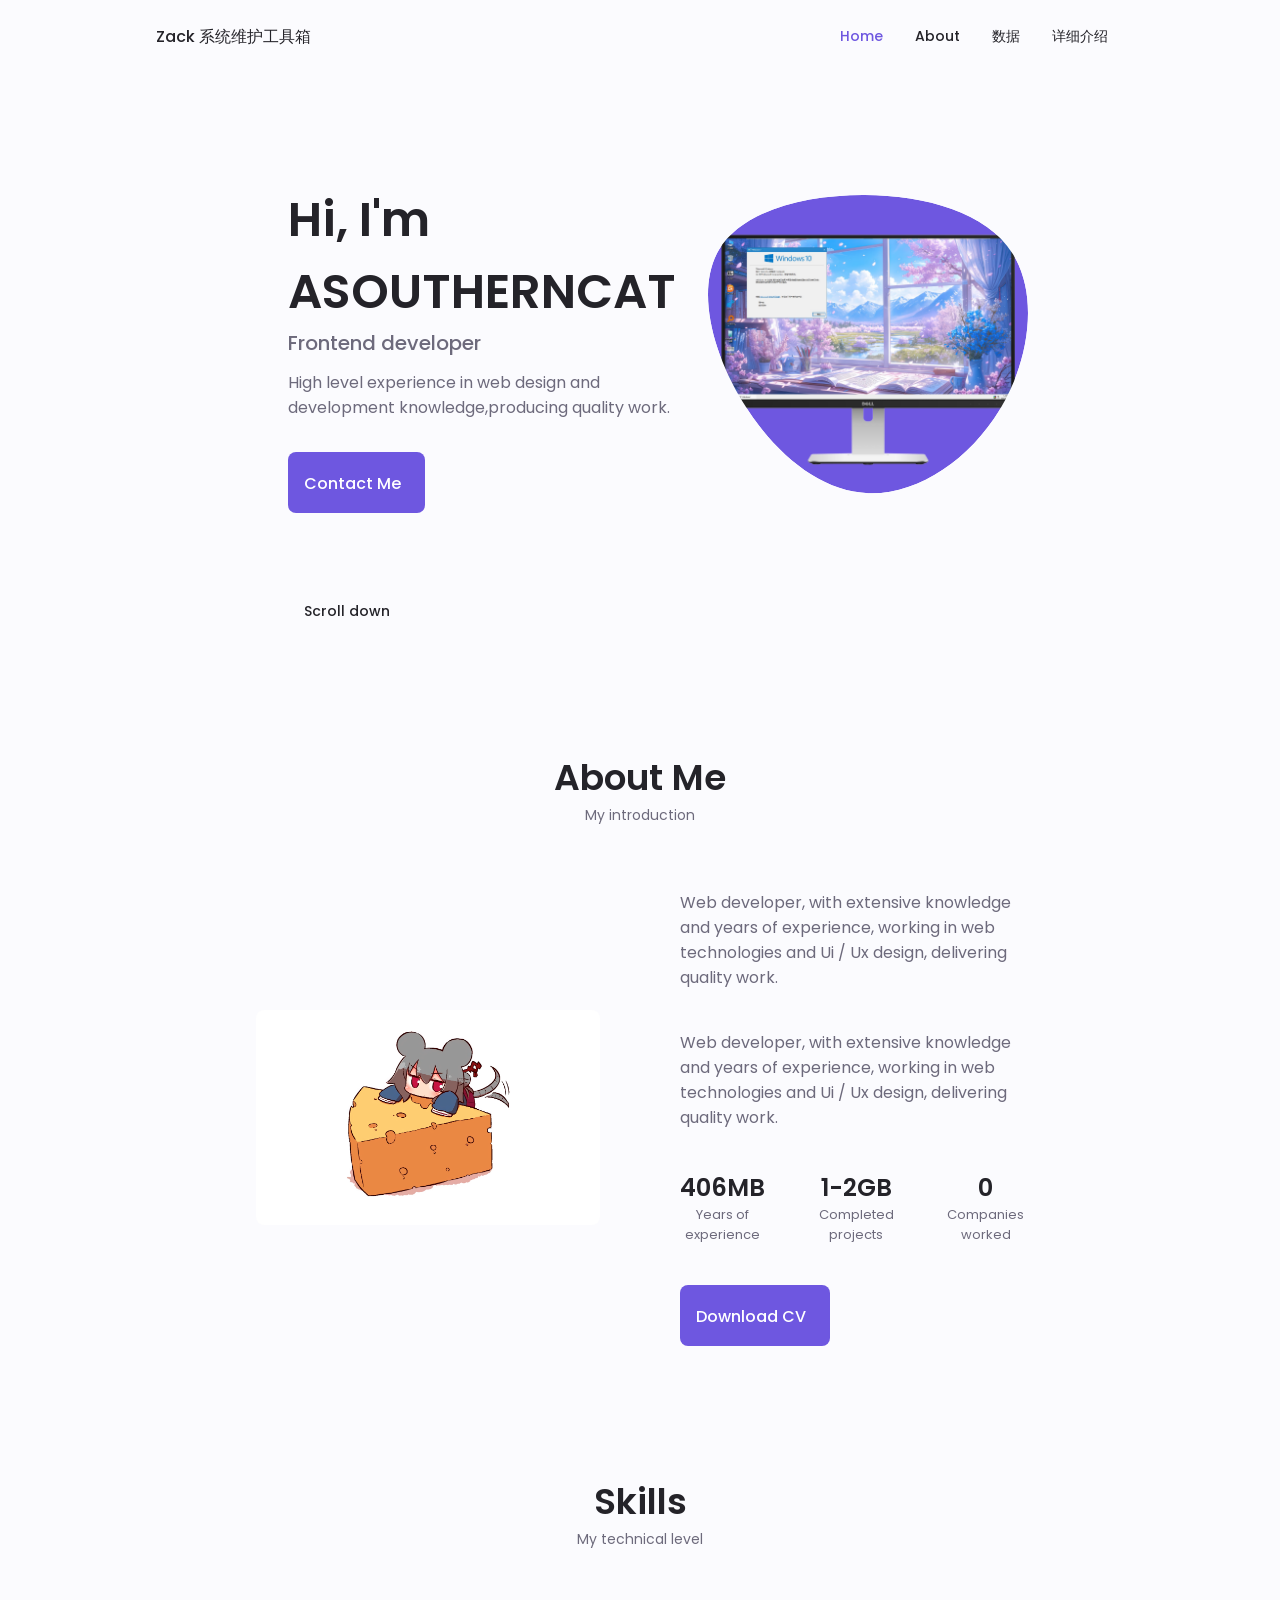
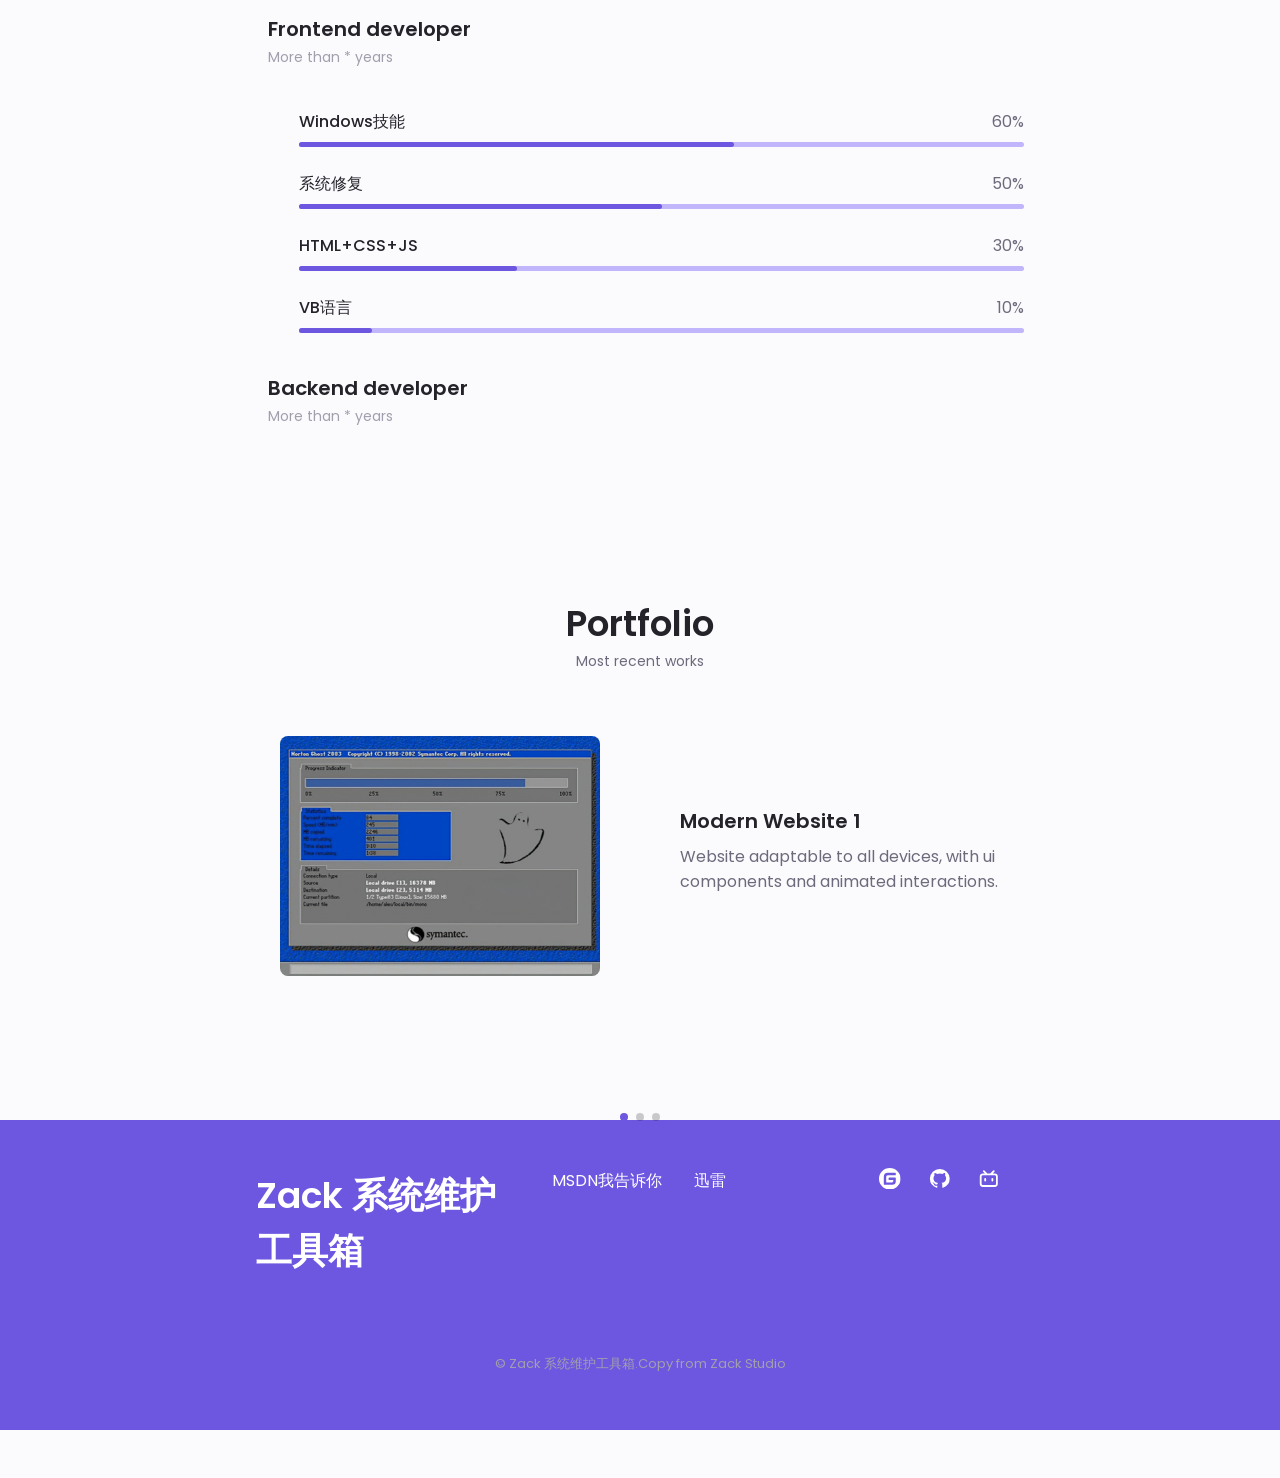
<file: index.html>
<!DOCTYPE html>
<html lang="zh-cn">
  <head>
    <meta charset="UTF-8" />
    <meta name="viewport" content="width=device-width, initial-scale=1.0" />
    <link rel="shortcut icon" type="image/x-icon" href="zack.ico" />
    <!--==================== UNICONS 图标====================-->
    <link
      rel="stylesheet"
      href="https://unicons.iconscout.com/release/v3.0.6/css/line.css"
    />
    <!--==================== SWIPER CSS ====================-->
    <link rel="stylesheet" href="assets/css/swiper-bundle.min.css" />

    <!--==================== CSS ====================-->
    <link rel="stylesheet" href="assets/css/styles.css" />
    <!-- iconfont font class 方式引用图标 -->
    <!-- <link
      rel="stylesheet"
      href="https://at.alicdn.com/t/c/font_3900458_82z46p85im.css"
    /> -->

    <title>Zack 系统维护工具箱</title>
  </head>
  <body>
    <!--==================== HEADER ====================-->
    <header class="header scroll-header" id="header">
      <nav class="nav container">
        <a href="#" class="nav__logo">Zack 系统维护工具箱</a>

        <div class="nav__menu" id="nav-menu">
          <ul class="nav__list grid">
            <li class="nav__item">
              <a href="#home" class="nav__link">
                <i class="uil uil-estate nav__icon"></i>
                <p i18n="home">首页</p>
              </a>
            </li>
            <li class="nav__item">
              <a href="#about" class="nav__link">
                <i class="uil uil-user nav__icon"></i>
                <p i18n="about">关于</p>
              </a>
            </li>
            <li class="nav__item">
              <a href="#Data" class="nav__link">
                <i class="uil uil-file-alt nav__icon"></i>
                <p i18n="Data">数据</p>
              </a>
            </li>
            <li class="nav__item">
              <a href="#Details" class="nav__link">
                <i class="uil uil-scenery nav__icon"></i>
                <p i18n="Details">详细介绍</p>
              </a>
            </li>
            </li>
          </ul>
          <i class="uil uil-times nav__close" id="nav-close"></i>
        </div>

        <div class="nav__btns">
          <i class="uil uil-moon change-theme" id="theme-button"></i>
          <div class="nav__toggle" id="nav-toggle">
            <i class="uil uil-apps"></i>
          </div>
        </div>
      </nav>
    </header>

    <!--==================== MAIN ====================-->
    <main class="main">
      <!--==================== HOME ====================-->
      <section class="home section" id="home">
        <div class="home__container container grid">
          <div class="home__content grid">
            <div class="home__social">
              <a
                href="https://gitee.com/"
                target="_blank"
                class="home__social-icon"
              >
                <!-- <i class="uil uil-linkedin-alt"></i> -->
                <svg
                  t="1674798484640"
                  viewBox="0 0 1024 1024"
                  version="1.1"
                  xmlns="http://www.w3.org/2000/svg"
                  p-id="2757"
                >
                  <path
                    d="M512 1024C229.222 1024 0 794.778 0 512S229.222 0 512 0s512 229.222 512 512-229.222 512-512 512z m259.149-568.883h-290.74a25.293 25.293 0 0 0-25.292 25.293l-0.026 63.206c0 13.952 11.315 25.293 25.267 25.293h177.024c13.978 0 25.293 11.315 25.293 25.267v12.646a75.853 75.853 0 0 1-75.853 75.853h-240.23a25.293 25.293 0 0 1-25.267-25.293V417.203a75.853 75.853 0 0 1 75.827-75.853h353.946a25.293 25.293 0 0 0 25.267-25.292l0.077-63.207a25.293 25.293 0 0 0-25.268-25.293H417.152a189.62 189.62 0 0 0-189.62 189.645V771.15c0 13.977 11.316 25.293 25.294 25.293h372.94a170.65 170.65 0 0 0 170.65-170.65V480.384a25.293 25.293 0 0 0-25.293-25.267z"
                    fill="hsl(250deg 69% 61%)"
                    p-id="2758"
                  ></path>
                </svg>
              </a>
              <a
                href="https://github.com"
                target="_blank"
                class="home__social-icon"
              >
                <i class="uil uil-github-alt"></i>
              </a>
              <a
                href="https://bilibili.com/"
                target="_blank"
                class="home__social-icon"
              >
                <!-- <i class="uil uil-dribbble"></i> -->
                <svg
                  t="1674801734735"
                  viewBox="0 0 1024 1024"
                  version="1.1"
                  xmlns="http://www.w3.org/2000/svg"
                  p-id="4124"
                >
                  <path
                    d="M777.514667 131.669333a53.333333 53.333333 0 0 1 0 75.434667L728.746667 255.829333h49.92A160 160 0 0 1 938.666667 415.872v320a160 160 0 0 1-160 160H245.333333A160 160 0 0 1 85.333333 735.872v-320a160 160 0 0 1 160-160h49.749334L246.4 207.146667a53.333333 53.333333 0 1 1 75.392-75.434667l113.152 113.152c3.370667 3.370667 6.186667 7.04 8.448 10.965333h137.088c2.261333-3.925333 5.12-7.68 8.490667-11.008l113.109333-113.152a53.333333 53.333333 0 0 1 75.434667 0z m1.152 231.253334H245.333333a53.333333 53.333333 0 0 0-53.205333 49.365333l-0.128 4.010667v320c0 28.117333 21.76 51.157333 49.365333 53.162666l3.968 0.170667h533.333334a53.333333 53.333333 0 0 0 53.205333-49.365333l0.128-3.968v-320c0-29.44-23.893333-53.333333-53.333333-53.333334z m-426.666667 106.666666c29.44 0 53.333333 23.893333 53.333333 53.333334v53.333333a53.333333 53.333333 0 1 1-106.666666 0v-53.333333c0-29.44 23.893333-53.333333 53.333333-53.333334z m320 0c29.44 0 53.333333 23.893333 53.333333 53.333334v53.333333a53.333333 53.333333 0 1 1-106.666666 0v-53.333333c0-29.44 23.893333-53.333333 53.333333-53.333334z"
                    fill="hsl(250deg 69% 61%)"
                    p-id="4125"
                  ></path>
                </svg>
              </a>
            </div>

            <div class="home__img">
              <svg
                class="home__blob"
                viewBox="0 0 200 187"
                xmlns="http://www.w3.org/2000/svg"
                xmlns:xlink="http://www.w3.org/1999/xlink"
              >
                <mask id="mask0" mask-type="alpha">
                  <path
                    d="M190.312 36.4879C206.582 62.1187 201.309 102.826 182.328 134.186C163.346 165.547 
                                130.807 187.559 100.226 186.353C69.6454 185.297 41.0228 161.023 21.7403 129.362C2.45775 
                                97.8511 -7.48481 59.1033 6.67581 34.5279C20.9871 10.1032 59.7028 -0.149132 97.9666 
                                0.00163737C136.23 0.303176 174.193 10.857 190.312 36.4879Z"
                  />
                </mask>
                <g mask="url(#mask0)">
                  <path
                    d="M190.312 36.4879C206.582 62.1187 201.309 102.826 182.328 134.186C163.346 
                                165.547 130.807 187.559 100.226 186.353C69.6454 185.297 41.0228 161.023 21.7403 
                                129.362C2.45775 97.8511 -7.48481 59.1033 6.67581 34.5279C20.9871 10.1032 59.7028 
                                -0.149132 97.9666 0.00163737C136.23 0.303176 174.193 10.857 190.312 36.4879Z"
                  />
                  <image
                    class="home__blob-img"
                    x="-7.5"
                    y="-20"
                    xlink:href="assets/img/pc.png"
                  />
                </g>
              </svg>
            </div>

            <div class="home__data">
              <h1 class="home__title" i18n="home__title">
                你好,我是Zack 系统维护工具箱
              </h1>
              <h3 class="home__subtitle" i18n="home__subtitle">
                发自内“芯”，“从芯”出发
              </h3>
              <p class="home__description" i18n="home__description">
                重新构建，使用Windows 10 1903作为内核进行构建
              </p>
              <a href="https://www.123pan.com/s/AFF8Vv-YcAxh.html" class="button button-flex">
                <span i18n="home__contact">立即下载</span>
                <i class="uil uil-message button__icon"></i>
              </a>
            </div>
          </div>
          <div class="home__scroll">
            <a href="#about" class="home__scroll-button button--flex">
              <i class="uil uil-mouse-alt-2 home__scroll-mouse"></i>
              <span class="home__scroll-name" i18n="home__scroll-name"
                >点击我向下查看更多</span
              >
              <i class="uil uil-arrow-down home__scroll-arrow"></i>
            </a>
          </div>
        </div>
      </section>

      <!--==================== ABOUT ====================-->
      <section class="about section" id="about">
        <h2 class="section__title" i18n="about__title">关于Zack 系统维护工具箱</h2>
        <span class="section__subtitle" i18n="about__subtitle"
          >开发者有话说</span
        >
        <div class="about__container container grid">
          <img src="assets/img/about.png" alt="" class="about__img" />

          <div class="about__data">
              <p class="about__description" i18n="about__description">
                  欢迎体验我们独特的Windows PE系统！这个镜像大小为406MB，体积轻巧，却功能强大。为了鼓励大家享受原版镜像的乐趣，我们特意没有集成Ghost安装，完全纯净，原汁原味。
              </p>
              <p class="about__description" i18n="about__description">
                  另外，我们的PE系统特意没有网卡和声卡配置，所以您完全不必担心网络和声音的问题，绝对专注于安装过程！让我们一起享受这纯粹、简单而高效的系统安装体验吧！
              </p>

              <div class="about__info">
                  <div>
                      <span class="about__info-title">406MB</span>
                      <span class="about__info-name" i18n="about__info-name1">
                          系统镜像 <br />
                          大小
                      </span>
                  </div>

                  <div>
                      <span class="about__info-title">1-2GB</span>
                      <span class="about__info-name" i18n="about__info-name2">
                          系统内存 <br />
                          占用
                      </span>
                  </div>

                  <div>
                      <span class="about__info-title">0</span>
                      <span class="about__info-name" i18n="about__info-name3">
                          Ghost <br />
                          安装组件
                      </span>
                  </div>
              </div>

              <div class="about__buttons">
                  <a href="https://www.123pan.com/s/AFF8Vv-YcAxh.html" class="button button-flex">
                      <span i18n="download">下载系统维护工具箱</span><i class="uil uil-download-alt button__icon"></i>
                  </a>
              </div>
          </div>
        </div>
      </section>

      <!--==================== SKILLS ====================-->
      <section class="skills section" id="Data">
        <h2 class="section__title" i18n="skills__title">数据</h2>
        <span class="section__subtitle" i18n="skills__subtitle"
          >开发者与维护工具箱相关数据</span
        >

        <div class="skills__container container grid">
          <div>
            <!--==================== SKILLS 1 ====================-->
            <div class="skills__content skills__open">
              <div class="skills__header">
                <i class="uil uil-brackets-curly skills__icon"></i>

                <div>
                  <h1 class="skills__title" i18n="home__subtitle">
                    开发者相关数据
                  </h1>
                  <span class="skills__subtitle" i18n="skills__years"
                    >用数据来了解</span
                  >
                </div>

                <i class="uil uil-angle-down skills__arrow"></i>
              </div>

              <div class="skills__list grid">
                <div class="skills__data">
                  <div class="skills__titles">
                    <h3 class="skills__name">Windows技能</h3>
                    <span class="skills__number">60%</span>
                  </div>
                  <div class="skills__bar">
                    <div class="skills__percentage skills__html"></div>
                  </div>
                </div>

                <div class="skills__data">
                  <div class="skills__titles">
                    <h3 class="skills__name">系统修复</h3>
                    <span class="skills__number">50%</span>
                  </div>
                  <div class="skills__bar">
                    <div class="skills__percentage skills__css"></div>
                  </div>
                </div>

                <div class="skills__data">
                  <div class="skills__titles">
                      <h3 class="skills__name">HTML+CSS+JS</h3>
                    <span class="skills__number">30%</span>
                  </div>
                  <div class="skills__bar">
                    <div class="skills__percentage skills__js"></div>
                  </div>
                </div>

                <div class="skills__data">
                  <div class="skills__titles">
                      <h3 class="skills__name">VB语言</h3>
                    <span class="skills__number">10%</span>
                  </div>
                  <div class="skills__bar">
                    <div class="skills__percentage skills__vue"></div>
                  </div>
                </div>
              </div>
            </div>
            <!--==================== SKILLS 2 ====================-->
            <div class="skills__content skills__close">
              <div class="skills__header">
                <i class="uil uil-server-network skills__icon"></i>

                <div>
                    <h1 class="skills__title" i18n="skills__title2">
                        Zack 系统维护工具箱相关数据
                    </h1>
                    <span class="skills__subtitle" i18n="skills__years2">用数据来了解</span>
                </div>

                <i class="uil uil-angle-down skills__arrow"></i>
              </div>

              <div class="skills__list grid">
                <div class="skills__data">
                  <div class="skills__titles">
                    <h3 class="skills__name">系统综合利用率</h3>
                    <span class="skills__number">70%</span>
                  </div>
                  <div class="skills__bar">
                    <div class="skills__percentage skills__java"></div>
                  </div>
                </div>
              </div>
            </div>
          </div>
        </div>
      </section>

      <!--==================== PORTFOLIO ====================-->
      <section class="portfolio section" id="Details">
        <h2 class="section__title" i18n="portfolio__title">你知道吗？</h2>
        <span class="section__subtitle" i18n="portfolio__subtitle">你想了解的都在这里</span>

        <div class="portfolio__container container swiper-container">
          <div class="swiper-wrapper">
            <!--==================== PORTFOLIO 1 ====================-->

            <div class="portfolio__content grid swiper-slide">
              <img
                src="assets/img/Ghost.jpg"
                alt=""
                class="portfolio__img"
              />

              <div class="portfolio_">
                <h3 class="portfolio__title" i18n="portfolio1__title">
                  为什么不支持Ghost安装？
                </h3>
                <p class="portfolio__description"
                   i18n="portfolio1__description">
                    数据丢失风险，硬件兼容性问题，安全隐患，系统更新滞后，配置丢失，版权和合法性问题
                </p>
              </div>
            </div>

            <!--==================== PORTFOLIO 2 ====================-->

            <div class="portfolio__content grid swiper-slide">
              <img
                src="assets/img/windows.jpg"
                alt=""
                class="portfolio__img"
              />

              <div class="portfolio_">
                  <h3 class="portfolio__title" i18n="portfolio2__title">
                      从哪里可以下载原版镜像？
                  </h3>
                  <p class="portfolio__description"
                     i18n="portfolio2__description">
                      微软中国官方网站：Windows 10（https://www.microsoft.com/zh-cn/software-download/windows10ISO）
                  </p>
                  <p class="portfolio__description"
                     i18n="portfolio2__description">
                      Windows 11（https://www.microsoft.com/zh-cn/software-download/windows11）
                  </p>
                  <p class="portfolio__description"
                     i18n="portfolio2__description">
                      MSDN我告诉你（https://msdn.itellyou.cn/）【需要安装迅雷（https://dl.xunlei.com/）】
                  </p>
              </div>
            </div>

            <!--==================== PORTFOLIO 3 ====================-->

            <div class="portfolio__content grid swiper-slide">
              <img
                src="assets/img/StatCounter.png"
                alt=""
                class="portfolio__img"
              />

              <div class="portfolio_">
                <h3 class="portfolio__title" i18n="portfolio3__title">
                  Windows 2024年5月全球市场占比
                </h3>
                <p
                  class="portfolio__description"
                  i18n="portfolio3__description"
                >
                  Windows10(68.36%) Windows11(27.64%) Windows7(2.87%) Windows8.1(0.43%) WindowsXP(0.37%) Windows8(0.24%)
                </p>
              </div>
            </div>
          </div>
          <!-- add arrows-->
          <div class="swiper-button-next">
            <i class="uil uil-angle-right-b swiper-portfolio-icon"></i>
          </div>

          <div class="swiper-button-prev">
            <i class="uil uil-angle-left-b swiper-portfolio-icon"></i>
          </div>

          <!-- Add Pagination -->
          <div class="swiper-pagination"></div>
        </div>
      </section>

    <!--==================== FOOTER ====================-->
    <footer class="footer">
      <div class="footer__bg">
        <div class="footer__container container grid">
          <div>
              <h1 class="footer__title">Zack 系统维护工具箱</h1>
          </div>

          <ul class="footer__links">
            <li>
                <a href="https://msdn.itellyou.cn/" class="footer__link" i18n="Data">MSDN我告诉你</a>
            </li>
            <li>
              <a href="https://dl.xunlei.com/" class="footer__link" i18n="Details"
                >迅雷</a
              >
            </li>
          </ul>

          <div class="footer__socials">
            <a href="https://gitee.com" target="_blank">
              <svg class="icon footer__social" aria-hidden="true">
                <use xlink:href="#icon-gitee"></use>
              </svg>
            </a>
            <a href="http://github.com" target="_blank">
              <svg class="icon footer__social" aria-hidden="true">
                <use xlink:href="#icon-github"></use>
              </svg>
            </a>
            <a href="https://bilibili.com/" target="_blank">
              <svg class="icon footer__social" aria-hidden="true">
                <use xlink:href="#icon-bilibili-line"></use>
              </svg>
            </a>
          </div>
        </div>

        <p class="footer__copy">
            &#169; Zack 系统维护工具箱.Copy from
            <a class="footer__copy"
               href="https://www.youtube.com/c/Bedimcode"
               target="_blank">Zack Studio</a>
        </p>
      </div>
    </footer>

    <!--==================== SCROLL TOP ====================-->
    <a href="#" class="scrollup" id="scroll-up">
      <i class="uil uil-arrow-up scrollup__icon"></i>
    </a>
    <!--==================== SWIPER JS ====================-->
    <script src="assets/js/swiper-bundle.min.js"></script>

    <!-- iconfont JS -->
    <script src="assets/js/iconfont.js"></script>
    <!-- jquery -->
    <script src="assets/js/jquery2.1.4.min.js"></script>
    <script src="assets/js/jquery.i18n.min.js"></script>
    <!--==================== MAIN JS ====================-->
    <script src="assets/js/main.js"></script>

    <!-- translate JS -->
    <script src="assets/js/cn-en-translate.js"></script>
  </body>
</html>
</file>
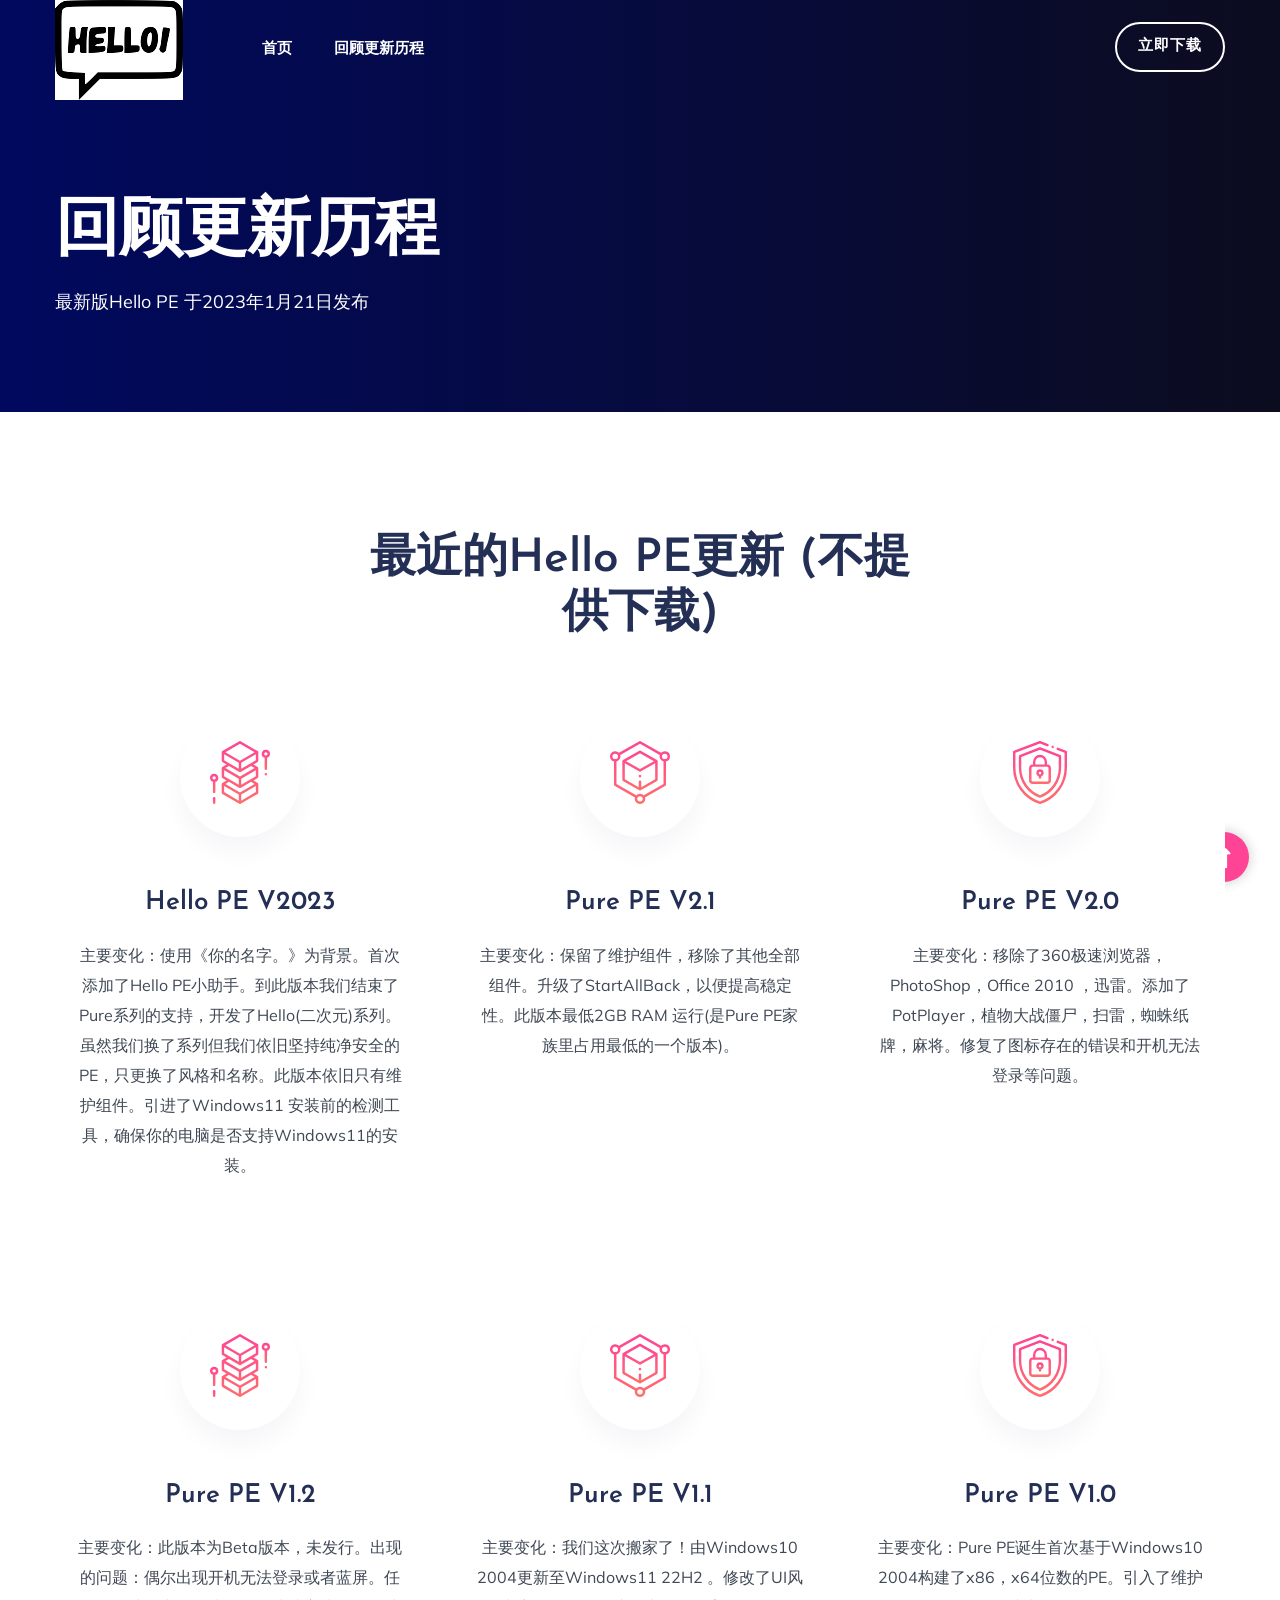
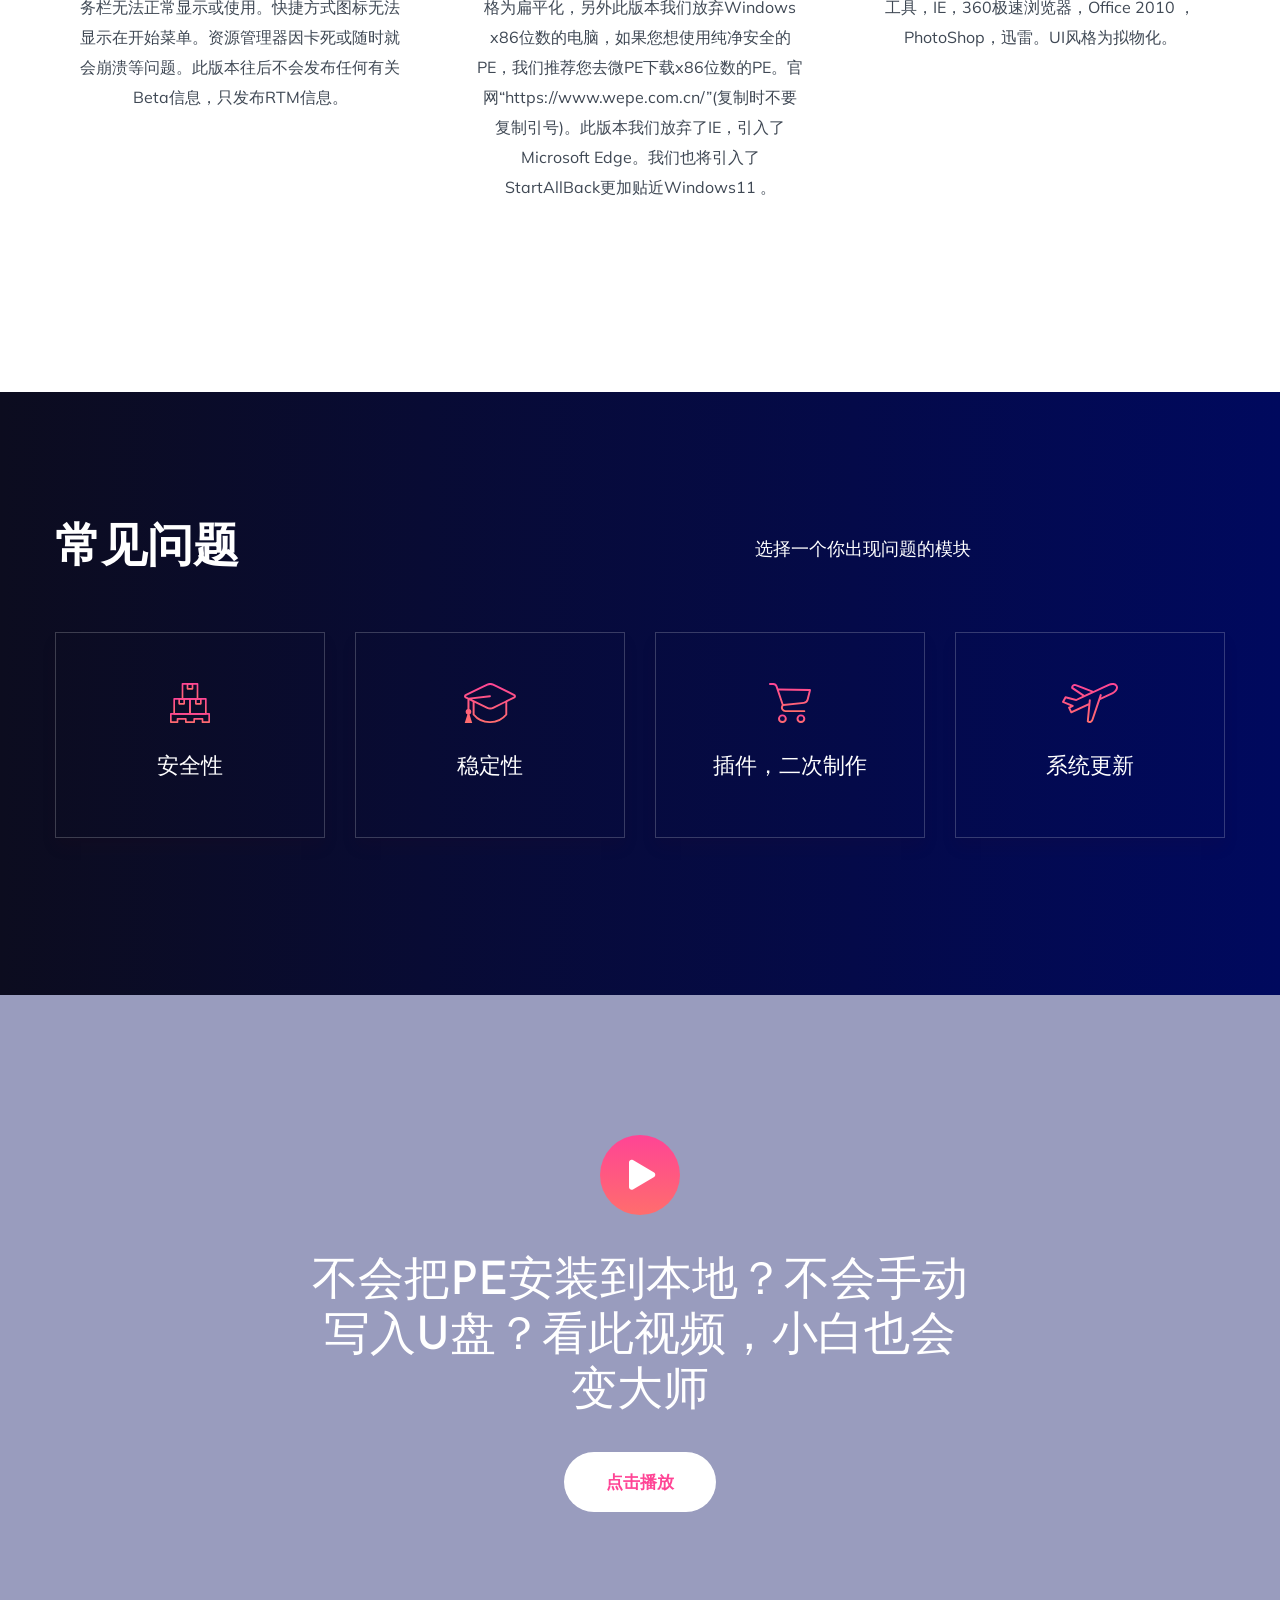
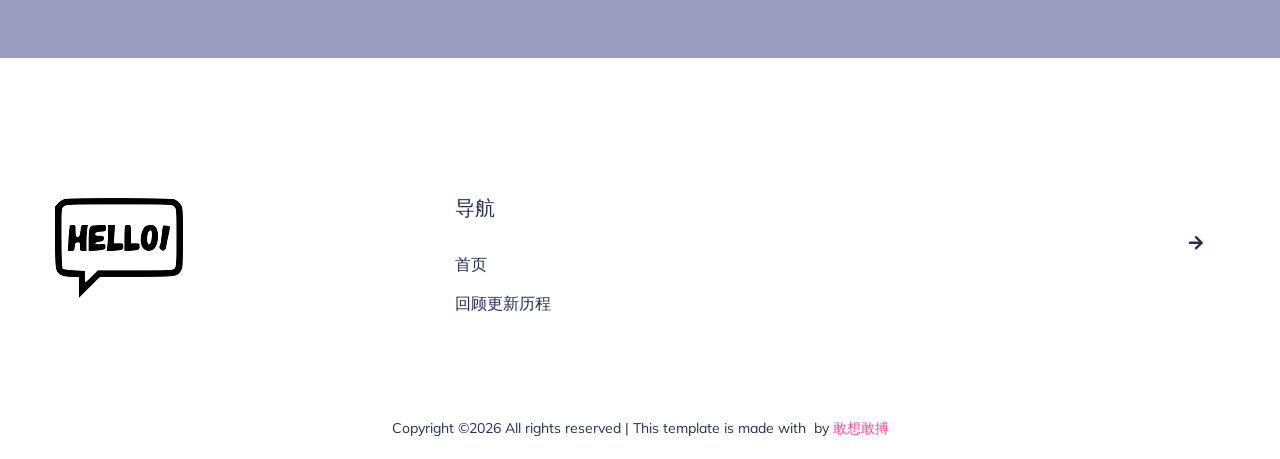
<file: services.html>
<!doctype html>
<html class="no-js" lang="zxx">
<head>
    <meta charset="utf-8">
    <meta http-equiv="x-ua-compatible" content="ie=edge">
    <title>回顾更新历程</title>
    <meta name="description" content="">
    <meta name="viewport" content="width=device-width, initial-scale=1">
    <link rel="shortcut icon" type="image/x-icon" href="assets/img/icon/favicon.png">

    <!-- CSS here -->
    <link rel="stylesheet" href="assets/css/bootstrap.min.css">
    <link rel="stylesheet" href="assets/css/owl.carousel.min.css">
    <link rel="stylesheet" href="assets/css/slicknav.css">
    <link rel="stylesheet" href="assets/css/animate.min.css">
    <link rel="stylesheet" href="assets/css/magnific-popup.css">
    <link rel="stylesheet" href="assets/css/fontawesome-all.min.css">
    <link rel="stylesheet" href="assets/css/themify-icons.css">
    <link rel="stylesheet" href="assets/css/slick.css">
    <link rel="stylesheet" href="assets/css/nice-select.css">
    <link rel="stylesheet" href="assets/css/style.css">
</head>
<body>
    <header>
        <div class="header-area header-transparent">
            <div class="main-header header-sticky">
                <div class="container">
                    <div class="row">
                        <div class="col-xl-12">
                            <div class="menu-wrapper d-flex align-items-center justify-content-between">
                                <div class="left-content d-flex align-items-center">
                                    <div class="logo mr-30">
                                        <a href="index.html"><img src="assets/img/logo/logo.png" alt=""></a>
                                    </div>
                                    <!-- Main-menu -->
                                    <div class="main-menu d-none d-lg-block">
                                        <nav>
                                            <ul id="navigation">                                     
                                                <li><a href="index.html">首页</a></li>
                                                <li><a href="services.html">回顾更新历程</a></li>
                                                    </ul>
                                                </li>
                                            </ul>
                                        </nav>
                                    </div>
                                </div>     
                                <!-- Button -->
                                <div class="buttons">
                                    <ul>
                                        <li class="button-header">
                                            <a href="#" class="header-btn2 border-btn2">立即下载</a>
                                        </li>
                                    </ul>
                                </div>
                            </div>
                        </div>
                    </div>
                    <!-- Mobile Menu -->
                    <div class="col-12">
                        <div class="mobile_menu d-block d-lg-none"></div>
                    </div>
                </div>
            </div>
        </div>
    </header>
    <main>
        <!-- Hero area Start-->
        <div class="slider-area">
            <div class="single-sliders slider-height2 d-flex align-items-center">
                <div class="container">
                    <div class="row align-items-center">
                        <div class="col-xl-5 col-lg-6 col-md-6">
                            <div class="hero-caption hero-caption2">
                                <h2>回顾更新历程</h2>
                                <p>最新版Hello PE 于2023年1月21日发布 </p>
                            </div>
                        </div>
                    </div>
                </div>
            </div> 
        </div>
        <!--  Hero area End -->
        <!-- Services Area Start -->
        <section class="categories-area section-padding">
            <div class="container">
                <div class="row justify-content-center">
                    <div class="col-xl-6 col-lg-6 col-md-10">
                        <!-- Section Tittle -->
                        <div class="section-tittle text-center mb-35">
                            <h2>最近的Hello PE更新 (不提供下载)</h2>
                        </div> 
                    </div>
                </div>
                <div class="row">
                    <div class="col-lg-4 col-md-6 col-sm-6">
                        <div class="single-cat text-center mb-50">
                            <div class="cat-icon">
                                <img src="assets/img/icon/services1.svg" alt="">
                            </div>
                            <div class="cat-cap">
                                <h5><a href="services.html">Hello PE V2023</a></h5>
                                <p>主要变化：使用《你的名字。》为背景。首次添加了Hello PE小助手。到此版本我们结束了Pure系列的支持，开发了Hello(二次元)系列。虽然我们换了系列但我们依旧坚持纯净安全的PE，只更换了风格和名称。此版本依旧只有维护组件。引进了Windows11 安装前的检测工具，确保你的电脑是否支持Windows11的安装。</p>
                            </div>
                        </div>
                    </div>
                    <div class="col-lg-4 col-md-6 col-sm-6">
                        <div class="single-cat text-center mb-50">
                            <div class="cat-icon">
                                <img src="assets/img/icon/services2.svg" alt="">
                            </div>
                            <div class="cat-cap">
                                <h5><a href="services.html">Pure PE V2.1</a></h5>
                                <p>主要变化：保留了维护组件，移除了其他全部组件。升级了StartAllBack，以便提高稳定性。此版本最低2GB RAM 运行(是Pure PE家族里占用最低的一个版本)。</p>
                            </div>
                        </div>
                    </div>
                    <div class="col-lg-4 col-md-6 col-sm-6">
                        <div class="single-cat text-center mb-50">
                            <div class="cat-icon">
                                <img src="assets/img/icon/services3.svg" alt="">
                            </div>
                            <div class="cat-cap">
                                <h5><a href="services.html">Pure PE V2.0</a></h5>
                                <p>主要变化：移除了360极速浏览器，PhotoShop，Office 2010 ，迅雷。添加了PotPlayer，植物大战僵尸，扫雷，蜘蛛纸牌，麻将。修复了图标存在的错误和开机无法登录等问题。</p>
                            </div>
                        </div>
                    </div>
                    <div class="col-lg-4 col-md-6 col-sm-6">
                        <div class="single-cat text-center mb-50">
                            <div class="cat-icon">
                                <img src="assets/img/icon/services1.svg" alt="">
                            </div>
                            <div class="cat-cap">
                                <h5><a href="services.html">Pure PE V1.2</a></h5>
                                <p>主要变化：此版本为Beta版本，未发行。出现的问题：偶尔出现开机无法登录或者蓝屏。任务栏无法正常显示或使用。快捷方式图标无法显示在开始菜单。资源管理器因卡死或随时就会崩溃等问题。此版本往后不会发布任何有关Beta信息，只发布RTM信息。</p>
                            </div>
                        </div>
                    </div>
                    <div class="col-lg-4 col-md-6 col-sm-6">
                        <div class="single-cat text-center mb-50">
                            <div class="cat-icon">
                                <img src="assets/img/icon/services2.svg" alt="">
                            </div>
                            <div class="cat-cap">
                                <h5><a href="services.html">Pure PE V1.1</a></h5>
                                <p>主要变化：我们这次搬家了！由Windows10 2004更新至Windows11 22H2 。修改了UI风格为扁平化，另外此版本我们放弃Windows x86位数的电脑，如果您想使用纯净安全的PE，我们推荐您去微PE下载x86位数的PE。官网“https://www.wepe.com.cn/”(复制时不要复制引号)。此版本我们放弃了IE，引入了Microsoft Edge。我们也将引入了StartAllBack更加贴近Windows11 。</p>
                            </div>
                        </div>
                    </div>
                    <div class="col-lg-4 col-md-6 col-sm-6">
                        <div class="single-cat text-center mb-50">
                            <div class="cat-icon">
                                <img src="assets/img/icon/services3.svg" alt="">
                            </div>
                            <div class="cat-cap">
                                <h5><a href="services.html">Pure PE V1.0</a></h5>
                                <p>主要变化：Pure PE诞生首次基于Windows10 2004构建了x86，x64位数的PE。引入了维护工具，IE，360极速浏览器，Office 2010 ，PhotoShop，迅雷。UI风格为拟物化。</p>
                            </div>
                        </div>
                    </div>
                </div>
            </div>
        </section>
        <!-- Services Area End -->
        <!--Services Area 2 -->
        <section class="services-area2 section-padding2">
            <div class="container">
                <div class="row align-items-center justify-content-between">
                    <div class="col-xl-5 col-lg-5 col-md-6 col-sm-11">
                        <!-- Section Tittle -->
                        <div class="section-tittle section-tittle2 mb-55">
                            <h2>常见问题</h2>
                        </div>
                    </div>
                    <div class="col-xl-5 col-lg-5 col-md-6 col-sm-11">
                        <!-- Section Tittle -->
                        <div class="section-tittle section-tittle2 mb-55">
                            <p>选择一个你出现问题的模块</p>
                        </div>
                    </div>
                </div>
                <div class="row">
                    <div class="col-lg-3 col-md-4 col-sm-6">
                        <div class="single-cat mb-30 text-center">
                            <div class="cat-icon">
                                <img src="assets/img/icon/stack1.svg" alt="">
                            </div>
                            <div class="cat-cap">
                                <h5><a href="#">安全性</a></h5>
                            </div>
                        </div>
                    </div>
                    <div class="col-lg-3 col-md-4 col-sm-6">
                        <div class="single-cat mb-30 text-center">
                            <div class="cat-icon">
                                <img src="assets/img/icon/stack2.svg" alt="">
                            </div>
                            <div class="cat-cap">
                                <h5><a href="#">稳定性</a></h5>
                            </div>
                        </div>
                    </div>
                    <div class="col-lg-3 col-md-4 col-sm-6">
                        <div class="single-cat mb-30 text-center">
                            <div class="cat-icon">
                                <img src="assets/img/icon/stack3.svg" alt="">
                            </div>
                            <div class="cat-cap">
                                <h5><a href="#">插件，二次制作</a></h5>
                            </div>
                        </div>
                    </div>
                    <div class="col-lg-3 col-md-4 col-sm-6">
                        <div class="single-cat mb-30 text-center">
                            <div class="cat-icon">
                                <img src="assets/img/icon/stack4.svg" alt="">
                            </div>
                            <div class="cat-cap">
                                <h5><a href="#">系统更新</a></h5>
                            </div>
                        </div>
                    </div>
                </div>
                <div class="row justify-content-center">
                    <div class="col-xl-12">
                        <div class="section-tittle section-tittle3 text-center pt-35">
                        </div>
                    </div>
                </div>
            </div>
        </section>
        <!--Services Area 2 -->
        <!--? More about info -->
        <section class="collection section-img-bg2  section-over1" data-background="assets/img/gallery/section_bg01.jpg">
            <div class="container">
                <div class="row justify-content-center">
                    <div class="col-xl-7 col-lg-9">
                        <div class="single-question text-center">
                            <!-- Video icon -->
                            <div class="video-icon mb-40">
                                <a class="popup-video btn-icon" href="https://www.youtube.com/watch?v=up68UAfH0d0" data-animation="bounceIn" data-delay=".4s"><i class="fas fa-play"></i></a>
                            </div>
                            <h2 class="wow fadeInUp" data-wow-duration="1s" data-wow-delay=".1s">不会把PE安装到本地？不会手动写入U盘？看此视频，小白也会变大师</h2>
                            <a href="about.html" class="white-btn wow fadeInUp" data-wow-duration="2s" data-wow-delay=".4s">点击播放</a>
                        </div>
                    </div>
                </div>
            </div>
        </section>
        <!-- about info End -->
    </main>
    <footer>
        <div class="footer-wrapper">
            <div class="footer-area footer-padding">
                <div class="container">
                    <div class="row justify-content-between">
                        <div class="col-xl-4 col-lg-3 col-md-6 col-sm-8">
                            <div class="single-footer-caption mb-50">
                                <div class="single-footer-caption mb-30">
                                    <!-- logo -->
                                    <div class="footer-logo mb-35">
                                        <a href="index.html"><img src="assets/img/logo/logo2_footer.png" alt=""></a>
                                    </div>
                                    <div class="footer-tittle">
                                        <div class="footer-pera">
                                        </div>
                                    </div>
                                    <ul class="mb-20">
                                    </ul>
                                </div>
                            </div>
                        </div>
                        <div class="col-xl-2 col-lg-2 col-md-4 col-sm-6">
                            <div class="single-footer-caption mb-50">
                                <div class="footer-tittle">
                                    <h4>导航</h4>
                                    <ul>
                                        <li><a href="index.html">首页</a></li>
                                        <li><a href="services.html">回顾更新历程</a></li>
                                    </ul>
                                </div>
                            </div>
                        </div>
                        <div class="col-xl-2 col-lg-2 col-md-4 col-sm-6">
                            <div class="single-footer-caption mb-50">
                                <div class="footer-tittle">
                                    </ul>
                                </div>
                            </div>
                        </div>
                        <div class="col-xl-4 col-lg-4 col-md-6 col-sm-8">
                            <div class="single-footer-caption mb-50">
                                <div class="footer-tittle mb-10">
                                </div>
                                <!-- Form -->
                                <div class="footer-form mb-20">
                                    <div id="mc_embed_signup">
                                        <form target="_blank" action="https://spondonit.us12.list-manage.com/subscribe/post?u=1462626880ade1ac87bd9c93a&amp;id=92a4423d01"
                                        method="get" class="subscribe_form relative mail_part">
                                        <div class="form-icon">
                                            <button type="submit" name="submit" id="newsletter-submit"
                                            class="email_icon newsletter-submit button-contactForm">
                                            <i class="fas fa-arrow-right"></i>
                                        </button>
                                    </div>
                                    <div class="mt-10 info"></div>
                                </form>
                            </div>
                        </div>
                        <!-- social -->
                        <div class="footer-social">
                        </div>
                    </div>
                </div>
            </div>
        </div>
    </div>
    <!-- footer-bottom area -->
    <div class="footer-bottom-area">
        <div class="container">
            <div class="footer-border">
                <div class="row">
                    <div class="col-xl-12 ">
                        <div class="footer-copy-right text-center">
                            <p>Copyright &copy;<script>document.write(new Date().getFullYear());</script> All rights reserved | This template is made with <i class="fa fa- color-danger" aria-hidden="true"></i> by <a href="" target="_blank" rel="nofollow noopener">敢想敢搏</a></p>
                        </div>
                    </div>
                </div>
            </div>
        </div>
    </div>
</div>
</footer>
<!-- Scroll Up -->
<div id="back-top" >
    <a title="Go to Top" href="#"> <i class="fas fa-level-up-alt"></i></a>
</div>


<!-- JS here -->
<!-- Jquery, Popper, Bootstrap -->
<script src="./assets/js/vendor/modernizr-3.5.0.min.js"></script>
<script src="./assets/js/vendor/jquery-1.12.4.min.js"></script>
<script src="./assets/js/popper.min.js"></script>
<script src="./assets/js/bootstrap.min.js"></script>

<!-- Slick , Owl-Carousel , Mobile Menu-->
<script src="./assets/js/owl.carousel.min.js"></script>
<script src="./assets/js/slick.min.js"></script>
<script src="./assets/js/jquery.slicknav.min.js"></script>

<!-- wow, popup, Nice-select, counter-up  -->
<script src="./assets/js/wow.min.js"></script>
<script src="./assets/js/jquery.magnific-popup.js"></script>
<script src="./assets/js/jquery.nice-select.min.js"></script>
<script src="./assets/js/counterup.min.js"></script>
<script src="./assets/js/waypoints.min.js"></script>

<!-- contact js -->
<script src="./assets/js/contact.js"></script>
<script src="./assets/js/jquery.form.js"></script>
<script src="./assets/js/jquery.validate.min.js"></script>
<script src="./assets/js/mail-script.js"></script>
<script src="./assets/js/jquery.ajaxchimp.min.js"></script>

<!-- Jquery Plugins, main Jquery -->	
<script src="./assets/js/plugins.js"></script>
<script src="./assets/js/main.js"></script>
</body>
</html>
</file>
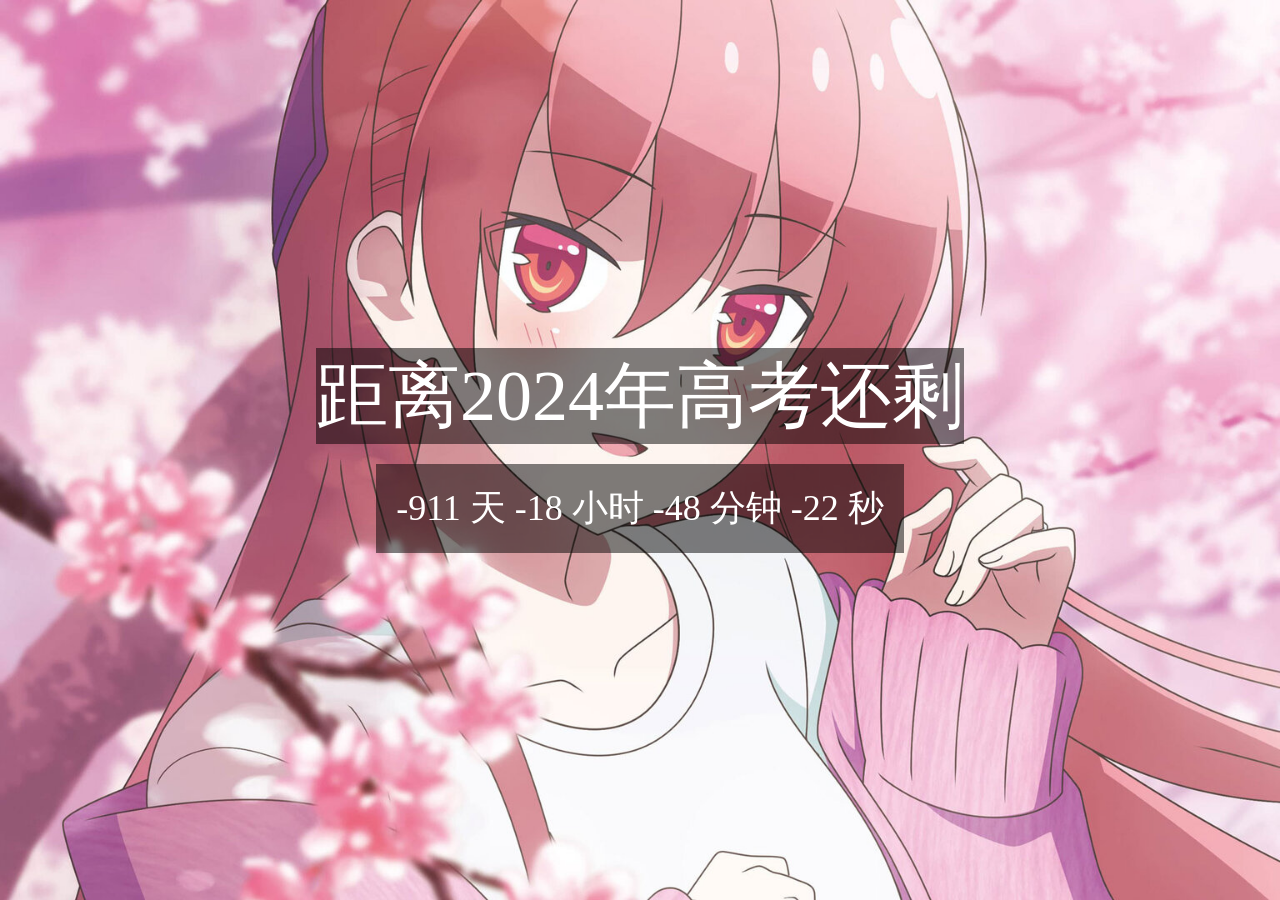
<file: time.html>
<!DOCTYPE html>
<html lang="zh-cn">
<head>
    <meta charset="UTF-8">
    <meta http-equiv="X-UA-Compatible" content="IE=edge">
    <meta name="viewport" content="width=device-width, initial-scale=1.0">
    <title>2024高考倒计时</title>
    <link rel="icon" href="./image/index/favicon.ico">
    <style>
        body {
            margin: 0;
            padding: 0;
            display: flex;
            justify-content: center;
            align-items: center;
            flex-direction: column;
            height: 100vh;
            background-image: url('image/index/2024.jpg');
            background-size: cover;
        }

        #countdown {
            font-size: 36px; /* 减小倒计时字体大小 */
            color: white;
            text-align: center;
            background-color: rgba(0, 0, 0, 0.5);
            padding: 20px;
        }

        #countdown-label {
            font-size: 72px; /* 添加文字的字体大小 */
            color: white;
            background-color: rgba(0, 0, 0, 0.5);
            margin-bottom: 20px;
        }
    </style>
</head>
<body>
    <div id="countdown-label">距离2024年高考还剩</div>
    <div id="countdown"></div>

    <script>
        const targetDate = new Date("2024-06-07T00:00:00Z").getTime();

        function updateCountdown() {
            const currentDate = new Date().getTime();
            const timeLeft = targetDate - currentDate;

            const days = Math.floor(timeLeft / (1000 * 60 * 60 * 24));
            const hours = Math.floor((timeLeft % (1000 * 60 * 60 * 24)) / (1000 * 60 * 60));
            const minutes = Math.floor((timeLeft % (1000 * 60 * 60)) / (1000 * 60));
            const seconds = Math.floor((timeLeft % (1000 * 60)) / 1000);

            document.getElementById("countdown").innerHTML = `${days} 天 ${hours} 小时 ${minutes} 分钟 ${seconds} 秒`;
        }

        setInterval(updateCountdown, 1000);
        updateCountdown();
    </script>
</body>
</html>
</file>
<file: assets/css/styles.css>
/*==================== GOOGLE FONTS 字体====================*/
@import url("https://fonts.googleapis.com/css2?family=Poppins:wght@400;500;600&display=swap");

/*==================== VARIABLES CSS ====================*/
:root {
    --header-height: 3rem;

    /*========== Colors 主题色彩==========*/
    /* Change favorite color */
    --hue-color: 250; /*Purple 250 - Green 142 - Blue 230 - Pink 340*/

    /* HSL color mode */
    --first-color: hsl(var(--hue-color), 69%, 61%);
    --first-color-second: hsl(var(--hue-color), 69%, 61%);
    --first-color-alt: hsl(var(--hue-color), 57%, 53%);
    --first-color-lighter: hsl(var(--hue-color), 92%, 85%);
    --title-color: hsl(var(--hue-color), 8%, 15%);
    --text-color: hsl(var(--hue-color), 8%, 45%);
    --text-color-light: hsl(var(--hue-color), 8%, 65%);
    --input-color: hsl(var(--hue-color), 70%, 96%);
    --body-color: hsl(var(--hue-color), 60%, 99%);
    --container-color: hsl(var(--hue-color), 100%, 98%);
    --scroll-bar-color: hsl(var(--hue-color), 12%, 90%);
    --scroll-thumb-color: hsl(var(--hue-color), 12%, 80%);

    /*========== Font and typography ==========*/
    --body-font: 'Poppins', sans-serif;

    /* .5rem = 8px, 1rem = 16px, 1.5rem = 24px ... */
    --big-font-size: 2rem;
    --h1-font-size: 1.5rem;
    --h2-font-size: 1.25rem;
    --h3-font-size: 1.125rem;
    --normal-font-size: .938rem;
    --small-font-size: .813rem;
    --smaller-font-size: .75rem;

    /*========== Font weight ==========*/
    --font-medium: 500;
    --font-semi-bold: 600;

    /*========== Margenes Bottom ==========*/
    /* .25rem = 4px, .5rem = 8px, .75rem = 12px ... */
    --mb-0-25: .25rem;
    --mb-0-5: .5rem;
    --mb-0-75: .75rem;
    --mb-1: 1rem;
    --mb-1-5: 1.5rem;
    --mb-2: 2rem;
    --mb-2-5: 2.5rem;
    --mb-3: 3rem;

    /*========== z index ==========*/
    --z-tooltip: 10;
    --z-fixed: 100;
    --z-modal: 1000;
}

/* Font size for large devices */
@media screen and (min-width: 968px) {
    :root {
        --big-font-size: 3rem;
        --h1-font-size: 2.25rem;
        --h2-font-size: 1.5rem;
        --h3-font-size: 1.25rem;
        --normal-font-size: 1rem;
        --small-font-size: .875rem;
        --smaller-font-size: .813rem;
    }
}

/*========== Variables Dark theme ==========*/
body.dark-theme {
  /* HSL color mode */
--first-color-second: hsl(var(--hue-color), 30%, 8%);
--title-color: hsl(var(--hue-color), 8%, 95%);
--text-color: hsl(var(--hue-color), 8%, 45%);
--text-color-light: hsl(var(--hue-color), 8%, 75%);
--input-color: hsl(var(--hue-color), 29%, 16%);
--body-color: hsl(var(--hue-color), 28%, 12%);
--container-color: hsl(var(--hue-color), 29%, 16%);
--scroll-bar-color: hsl(var(--hue-color), 12%, 48%);
--scroll-thumb-color: hsl(var(--hue-color), 12%, 36%);
}

body {
  transition: all 0.2s;
}

/*========== Button Dark/Light ==========*/
.nav__btns {
  display: flex;
  align-items: center;

}

.change-theme {
  font-size: 1.25rem;
  color: var(--title-color);
  margin-right: var(--mb-1);
  cursor: pointer;
}

.change-theme:hover {
  color: var(--first-color);
}

/*==================== BASE ====================*/
* {
  box-sizing: border-box;
  padding: 0;
  margin: 0;
}

html {
  scroll-behavior: smooth;
}

body {
  margin: 0 0 var(--header-height) 0;
  font-family: var(--body-font);
  font-size: var(--normal-font-size);
  background-color: var(--body-color);
  color: var(--text-color);
}

h1, h2, h3, h4 {
  color: var(--title-color);
  font-weight: var(--font-semi-bold);
}

ul {
  list-style: none;
}

a {
  text-decoration: none;
}

img {
  max-width: 100%;
  height: auto;
}

/*==================== REUSABLE CSS CLASSES ====================*/
.section {
  padding: 2rem 0 4rem;
}

.section__title {
  font-size: var(--h1-font-size);
  color: var(--title-color);
}

.section__subtitle {
  display: block;
  font-size: var(--small-font-size);
  margin-bottom: var(--mb-3);
}

.section__title, 
.section__subtitle {
  text-align: center;
}

/*==================== LAYOUT ====================*/
.container {
  max-width: 768px;
  margin-left: var(--mb-1-5);
  margin-right: var(--mb-1-5);
}

.grid {
  display: grid;
  gap: 1.5rem;
}

.header {
  width: 100%;
  position: fixed;
  bottom: 0;
  left: 0;
  z-index: var(--z-fixed);
  background-color: var(--body-color);
}

/*==================== NAV ====================*/
.nav{
  max-width: 968px;
  height: var(--header-height);
  display: flex;
  justify-content: space-between;
  align-items: center;
}

.nav__logo,
.nav__toggle{
  color: var(--title-color);
  font-weight: var(--font-medium);
}
.nav__logo:hover{
  color: var(--first-color);
}

.nav__toggle{
  font-size: 1.1rem;
  cursor: pointer;
}

.nav__toggle:hover{
  color: var(--first-color);
}

/*mobile devices*/
@media screen and (max-width:767px){
  .nav__menu{
    position: fixed;
    bottom: -100%;
    left: 0;
    width: 100%;
    background-color: var(--body-color);
    padding: 2rem 1.5rem 4rem;
    box-shadow: 0 -1px 4px rgba(0,0,0,.15);
    border-radius: 1.5rem 1.5rem 0 0;
    transition: .3s;
  }
}

.nav__list{
  grid-template-columns: repeat(3,1fr);
  gap: 2rem;
}

.nav__item{
  align-items: center;
}
.nav__link{
  display: flex;
  flex-direction: column;
  align-items: center;
  font-size: var(--small-font-size);
  color: var(--title-color);
  font-weight: var(--font-medium);
  cursor: pointer;
  text-transform: capitalize;
}

.nav__link:hover{
  color: var(--first-color);
}
.nav__link:hover svg{
  fill: var(--first-color);
}

.nav__icon{
  font-size: 1.2rem;
}
.nav__icon-svg{
  fill:var(--title-color);
  font-size: 1.4rem;
  margin-top: 4px;
  margin-bottom: 2px;
}
.nav__close{
  position: absolute;
  right: 1.3rem;
  bottom: .5rem;
  font-size: 1.5rem;
  cursor: pointer;
  color: var(--first-color);
}

.nav__close:hover{
  color: var(--first-color-alt);
}
/* show menu */
.show-menu{
  bottom: 0;
}

/* Active link */
.active-link {
  color: var(--first-color);
}

/* Change background header */
.scroll-header {
  box-shadow: 0 -1px 4px rgba(0,0,0, .15);
  
}

/*==================== HOME ====================*/
.home__container {
  gap: 1rem;
}

.home__content{
  grid-template-columns: .5fr 3fr;
  padding-top: 3.5rem;
  align-items: center;
}
.home__social {
  display: grid;
  grid-template-columns: max-content;
  row-gap: 1rem;
}

.home__social-icon {
  font-size: 1.25rem;
  color: var(--first-color);
}

.home__social-icon:hover {
  color: var(--first-color-alt)
}

.home__blob {
  width: 200px;
  fill: var(--first-color);
}

.home__blob-img {
  width: 220px;
}

.home__data {
  grid-column: 1/3;
}

.home__title {
  font-size: var(--big-font-size);
}

.home__subtitle {
  font-size: var(--h3-font-size);
  color: var(--text-color);
  font-weight: var(--font-medium);
  margin-bottom: var(--mb-0-75);
}

.home__description {
  margin-bottom: var(--mb-2);
}

/* .home__scroll {
  display: none;
} */

.home__scroll-button {
  color: var(--first-color);
  transition: .3s;

}

.home__scroll-button:hover {
  transform: translateY(0.25rem);
}

.home__scroll-mouse {
  font-size: 2rem;

}

.home__scroll-name {
  font-size: var(--small-font-size);
  color: var(--title-color);
  font-weight: var(--font-medium);
  margin-right: var(--mb-0-25);

}

.home__scroll-arrow {
  font-size: 1.25rem;

}

/*==================== BUTTONS ====================*/
.button {
  display: inline-block;
  background-color: var(--first-color);
  color: #FFFF;
  padding: 1rem;
  border-radius: .5rem;
  font-weight: var(--font-medium);

}

.button:hover {
  background-color: var(--first-color-alt);
}

.button__icon {
  font-size: 1.2rem;
  margin-left: var(--mb-0-5);
  transition: .3s;
}

.button--flex {
  display: inline-flex;
  align-items: center;
  transition: .3s;

}

.button--small {
  padding: .75rem 1rem;
}

.button--link {
  padding: 0;
  background-color: transparent;
  color: var(--first-color);
}

.button--link:hover {
  background-color: transparent;
  color: var(--first-color-alt);
}

/*==================== ABOUT ====================*/
.about__img {
  width: 200px;
  border-radius: .5rem;
  justify-self: center;
  align-self: center;

}

.about__description {
  text-align: center;
  margin-bottom: var(--mb-2-5);

}

.about__info {
  display: flex;
  justify-content: space-evenly;
  margin-bottom: var(--mb-2-5);
}

.about__info-title {
  font-size: var(--h2-font-size);
  font-weight: var(--font-semi-bold);
  color: var(--title-color);
}

.about__info-name {
  font-size: var(--smaller-font-size);

}

.about__info-title, .about__info-name {
  display: block;
  text-align: center;

}

.about__buttons {
  display: flex;
  justify-content: center;
}

/*==================== SKILLS ====================*/
.skills__container {
  row-gap: 0;
}

.skills__header {
  display: flex;
  align-items: center;
  margin-bottom: var(--mb-2-5);
  cursor: pointer;
}

.skills__icon, .skills__arrow {
  font-size: 2rem;
  color: var(--first-color);

}

.skills__icon {
  margin-right: var(--mb-0-75);

}

.skills__title {
  font-size: var(--h3-font-size);
}

.skills__subtitle {
  font-size: var(--small-font-size);
  color: var(--text-color-light);

}

.skills__arrow {
  margin-left: auto;
  transition: .4s;

}

.skills__list {
  row-gap: 1.5rem;
  padding-left: 2.7rem;
  transition: .4s;
}

.skills__titles {
  display: flex;
  justify-content: space-between;
  margin-bottom: var(--mb-0-5)
}

.skills__name {
  font-size: var(--normal-font-size);
  font-weight: var(--font-medium);
}

.skills__bar, .skills__percentage {
  height: 5px;
  border-radius: .25rem;

}

.skills__bar {
  background-color: var(--first-color-lighter);

}

.skills__percentage {
  display: block;
  background-color: var(--first-color);
}

.skills__html {
  width: 60%;
}

.skills__css{
  width: 50%;
}

.skills__js{
  width: 30%;
}

.skills__vue{
  width: 10%;
}

.skills__java{
  width: 70%;
}

.skills__python{
  width: 50%;
}

.skills__close .skills__list {
  
  height: 0;
  overflow: hidden;

}

.skills__open .skills__list {
  height: max-content;
  margin-bottom: var(--mb-2-5);
}

.skills__open .skills__arrow {
  transform: rotate(-180deg);
}

/*==================== QUALIFICATION ====================*/
.qualification__tabs {
  display: flex;
  justify-content: space-evenly;
  margin-bottom: var(--mb-2)
}

.qualification__button {
  font-size: var(--h3-font-size);
  font-weight: var(--font-medium);
  cursor: pointer
}

.qualification__button:hover {
  color: var(--first-color);
}

.qualification__icon {
  font-size: 1.8rem;
  margin-right: var(--mb-0-25);
}

.qualification__data {
  display: grid;
  grid-template-columns: 1fr max-content 1fr;
  column-gap: 1.5rem;
}

.qualification__title {
  font-size: var(--normal-font-size);
  font-weight: var(--font-medium);
}

.qualification__subtitle {
  display: inline-block;
  font-size: var(--small-font-size);
  margin-bottom: var(--mb-1);
}

.qualification__calendar {
  font-size: var(--smaller-font-size);
  color: var(--text-color-light);
  /* margin-bottom: var(--mb-1) */

}

.qualification__rounder {
  display: inline-block;
  width: 13px;
  height: 13px;
  background-color: var(--first-color);
  border-radius: 50%;
}

.qualification__line {
  display: block;
  width: 1px;
  height: 100%;
  background-color: var(--first-color);
  transform: translate(6px, -7px)
}

.qualification__content[data-content] {
  display: none;

}

.qualification__active[data-content] {
  display: block;
}

.qualification__button.qualification__active {
  color: var(--first-color)
}

/* Active Modal */
.active-modal {
  opacity: 1;
  visibility: visible;
}


/*==================== PORTFOLIO ====================*/
.portfolio__container {
  overflow: initial;
}

.portfolio__content {
  padding: 0 1.5rem;
}

.portfolio__img {
  width: 265px;
  border-radius: .5rem;
  justify-self: center;
}

.portfolio__title {
  font-size: var(--h3-font-size);
  margin-bottom: var(--mb-0-5);
}

.portfolio__description {
  margin-bottom: var(--mb-0-75);
}

.portfolio__button:hover .button__icon {
  transform: translateX(.25rem);
}

.swiper-button-prev::after, .swiper-button-next::after {
  content: '';
}

.swiper-portfolio-icon {
  font-size: 2rem;
  color: var(--first-color);
}

.swiper-button-prev {
  left: -.5rem;
}

.swiper-button-next {
  right: -.5rem;
}

.swiper-container-horizontal > .swiper-pagination-bullets {
  bottom: -2.5rem;
}

.swiper-pagination-bullet-active {
  background-color: var(--first-color);

}

.swiper-button-prev, 
.swiper-button-next,
.swiper-pagination-bullet {
  outline: none;
}

/*==================== CONTACT ME ====================*/
.contact__container {
  row-gap: 3rem;
}

.contact__information {
  display: flex;
  margin-bottom: var(--mb-2)
}

.contact__icon {
  font-size: 1.5rem;
  color: var(--first-color);
  margin-right: var(--mb-0-75);
}

.content__title {
  font-size: var(--h3-font-size);
  font-weight: var(--font-medium);
}

.contact__subtitle {
  font-size: var(--small-font-size);
  color: var(--text-color-light);
}

.contact__content {
  background-color: var(--input-color);
  border-radius: .5rem;
  padding: .75rem 1rem .25rem;
}

.contact__label {
  font-size: var(--smaller-font-size);
  color: var(--title-color);
}

.contact__input {
  width: 100%;
  background-color: var(--input-color);
  color: var(--text-color);
  font-family: var(--body-font);
  font-size: var(--normal-font-size);
  border: none;
  outline: none;
  padding: .25rem .5rem .5rem 0;
}

/*==================== FOOTER ====================*/
.footer {
  padding-top: 2rem;
}

.footer__container {
  row-gap: 3.5rem;
}

.footer__bg {
  background-color: var(--first-color-second);
  padding: 2rem 0 3rem;
}

.footer__title {
  font-size: var(--h1-font-size);
  margin-bottom: var(--mb-0-25);

}

.footer__subtitle {
  font-size: var(--small-font-size);
}

.footer__links {
  margin-left: 2rem;
  white-space: nowrap;
  display: flex;
  flex-direction: column;
  row-gap: 1.5rem;
}

.footer__link:hover {
  color: var(--first-color-lighter);
}

.footer__social {
  font-size: 1.35rem;
  margin-right: var(--mb-1-5);
}

.footer__social:hover {
  color: var(--first-color-lighter);
}

.footer__copy {
  font-size: var(--smaller-font-size);
  text-align: center;
  color: var(--text-color-light);
  margin-top: var(--mb-3)
}

.footer__title,
.footer__subtitle,
.footer__link,
.footer__social {
  color: #FFF;
  fill: #FFF;
}

.icon {
  width: 1em;
  height: 1em;
  vertical-align: -0.15em;
  /* fill:white; */
  overflow: hidden;
}

/*========== SCROLL UP ==========*/
.scrollup {
  position: fixed;
  right: 1rem;
  bottom: -20%;
  background-color: var(--first-color);
  opacity: .8;
  padding: 0 .3rem;
  border-radius: .4rem;
  z-index: var(--z-tooltip);
  transition: .4s;
}

.scrollup:hover {
  background-color: var(--first-color-alt);
}

.scrollup__icon {
  font-size: 1.5rem;
  color: #FFF;
}

/* Show scroll */
.show-scroll {
  bottom: 5rem;
}


/*========== SCROLL BAR ==========*/
::-webkit-scrollbar {
  width: .60rem;
  background-color: var(--scroll-bar-color);
  border-radius: .5rem;
}

::-webkit-scrollbar-thumb {
  background-color: var(--scroll-thumb-color);
  border-radius: .5rem;
}

::-webkit-scrollbar-thumb:hover {
  background-color: var(--text-color-light);
}


/*==================== MEDIA QUERIES ====================*/
/* For small devices */
@media screen and (max-width: 350px) {
  .container {
      margin-left: var(--mb-1);
      margin-right: var(--mb-1);
  }
  .nav__menu {
      padding: 2rem .25rem 4rem;
  }

  .nav__list {
      column-gap: 0;
  }
  .home__content {
      grid-template-columns: .25fr 3fr;
  }

  .home__blob {
      width: 180px;
  }

  .skills__title {
      font-size: var(--normal-font-size);
  }
  .qualification__data {
      gap: .5rem;
  }

  .services__container {
      grid-template-columns: max-content;
      justify-content: center;
  }

  .services__content {
      padding-right: 3.5rem;
  }
  .services__modal {
      padding: 0 .5rem;
  }

  .project__img {
      width: 200px;
  }

  .testimonial__header,
  .testimonial__data {
      flex-direction: column;
      align-items: center;
  }

  .testimonial__img {
      margin-right: 0;
      margin-bottom: var(--mb-0-25);
  }

  .testimonial__data,
  .testimonial__description {
      text-align: center;
  }
}

/* For medium devices */
@media screen and (min-width: 568px) {
  .home__content {
      grid-template-columns: max-content 1fr 1fr;
  }
  .home__data {
      grid-column: initial;
  }
  .home__img {
      order: 1;
      justify-self: center;
  }

  .about__container,
  .skills_container,
  .portfolio__content,
  .project__container,
  .contact__container,
  .footer__container {
      grid-template-columns: repeat(2, 1fr);
  }

  .qualification__sections {
      display: grid;
      grid-template-columns: .6fr;
      justify-content: center;
  }

  @media screen and (min-width: 768px) {
      .container {
          margin-left: auto;
          margin-right: auto;
      }

      .body {
          margin: 0;
      }
      .section {
          padding: 6rem 0 2rem;
      }
      .section__subtitle {
          margin-bottom: 4rem;
      }
      .header {
          top: 0;
          bottom: initial;
      }

      .header,
      .main,
      .footer__container {
          padding: 0 1rem;
      }

      .nav {
          height: calc(var(--header-height) + 1.5rem);
          column-gap: 1rem;
      }
      .nav__icon,
      .nav__close,
      .nav__toggle {
          display: none;
      }

      .nav__list {
          display: flex;
          column-gap: 2rem;
      }

      .nav__item {
        align-content: center;
        display: flex;
        flex-wrap: wrap;
      }

      #translate{
        font-size: 0;
      }

      .nav__menu {
          margin-left: auto;
      }
      .change-theme {
          margin: 0;
      }

      .home__container {
          row-gap: 5rem;
      }

      .home__content {
          padding-top: 5.5rem;
          column-gap: 2rem;
      }
      .home__blob {
          width: 270px;
      }
      .home__scroll {
          display: block;
      }
      .home__scroll-button {
          margin-left: 3rem;
      }
      .about__container {
          column-gap: 5rem; 
      }
      .about__img {
          width: 350px;
      }
      .about__description {
          text-align: initial;
      }
      .about__info {
          justify-content: space-between;
      }
      .about__buttons {
          justify-content: initial;
      }
      .qualification__tabs {
          justify-content: center;

      }
      .qualification__button {
          margin: 0 var(--mb-1)
      }

      .qualification__sections {
          grid-template-columns: .5fr
      }
      .services__container {
          grid-template-columns: repeat(3, 218px);
          justify-content: center;
      }
      .services__icon {
          font-size: 2rem;
      }
      .services__content {
          padding: 6rem 0 2rem 2.5rem;
      }

      .services__modal-content {
          width: 450px;
      }
      .portfolio__img {
          width: 320px;
      }
      .portfolio__content {
          align-items: center;
      }
      .project {
          text-align: initial;
      }
      .project__bg {
          background: none;
      }
      .project__container {
          background-color: var(--first-color-second);
          border-radius: 1rem;
          padding: 3rem 2.5rem 0;
          grid-template-columns: 1fr max-content;
          column-gap: 3rem;
      }
      .project__data {
          padding-top: .8rem;
      }
      .footer__container {
          grid-template-columns: repeat(3, 1fr);
      }
      .footer__bg {
          padding: 3rem 0 3.5rem; 
      }

      .footer__links {
          flex-direction: row;
          column-gap: 2rem;
      }
      .footer__socials {
          justify-self: flex-end;
      }
      .footer__copy {
          margin-top: 4.5rem;
      }

  }
}

/* For large devices */
@media screen and (min-width: 1024px) {
  .header,
  .main,
  .footer__container {
      padding: 0;
  }
  .home__blob {
      width: 320px;
  }
  .home__social {
      transform: translateX(-6rem);
  }
  .services__container {
      grid-template-columns: repeat(3, 238px);
  }
  .portfolio__content {
      column-gap: 5rem;
  }
  .swiper-portfolio-icon {
      font-size: 3.5rem;
  }
  .swiper-button-prev {
      left: -3.5rem;
  }
  .swiper-button-next {
      right: -3.5rem;
  }
  .swiper-container-horizontal > .swiper-pagination-bullets {
      bottom: -4.5rem
  }

  .contact__form {
      width: 460px; 
  }
  .contact__inputs {
      grid-template-columns: repeat(2, 1fr);
  }
}
</file>
<file: assets/css/themify-icons.css>
@font-face {
	font-family: 'themify';
	src:url('../fonts/themify.eot?-fvbane');


	src:url('../fonts/themify.eot?#iefix-fvbane') format('embedded-opentype'),
		url('../fonts/themify.woff?-fvbane') format('woff'),
		url('../fonts/themify.ttf?-fvbane') format('truetype'),
		url('../fonts/themify.svg?-fvbane#themify') format('svg');
	font-weight: normal;
	font-style: normal;
}

[class^="ti-"], [class*=" ti-"] {
	font-family: 'themify';
	speak: none;
	font-style: normal;
	font-weight: normal;
	font-variant: normal;
	text-transform: none;
	line-height: 1;

	/* Better Font Rendering =========== */
	-webkit-font-smoothing: antialiased;
	-moz-osx-font-smoothing: grayscale;
}

.ti-wand:before {
	content: "\e600";
}
.ti-volume:before {
	content: "\e601";
}
.ti-user:before {
	content: "\e602";
}
.ti-unlock:before {
	content: "\e603";
}
.ti-unlink:before {
	content: "\e604";
}
.ti-trash:before {
	content: "\e605";
}
.ti-thought:before {
	content: "\e606";
}
.ti-target:before {
	content: "\e607";
}
.ti-tag:before {
	content: "\e608";
}
.ti-tablet:before {
	content: "\e609";
}
.ti-star:before {
	content: "\e60a";
}
.ti-spray:before {
	content: "\e60b";
}
.ti-signal:before {
	content: "\e60c";
}
.ti-shopping-cart:before {
	content: "\e60d";
}
.ti-shopping-cart-full:before {
	content: "\e60e";
}
.ti-settings:before {
	content: "\e60f";
}
.ti-search:before {
	content: "\e610";
}
.ti-zoom-in:before {
	content: "\e611";
}
.ti-zoom-out:before {
	content: "\e612";
}
.ti-cut:before {
	content: "\e613";
}
.ti-ruler:before {
	content: "\e614";
}
.ti-ruler-pencil:before {
	content: "\e615";
}
.ti-ruler-alt:before {
	content: "\e616";
}
.ti-bookmark:before {
	content: "\e617";
}
.ti-bookmark-alt:before {
	content: "\e618";
}
.ti-reload:before {
	content: "\e619";
}
.ti-plus:before {
	content: "\e61a";
}
.ti-pin:before {
	content: "\e61b";
}
.ti-pencil:before {
	content: "\e61c";
}
.ti-pencil-alt:before {
	content: "\e61d";
}
.ti-paint-roller:before {
	content: "\e61e";
}
.ti-paint-bucket:before {
	content: "\e61f";
}
.ti-na:before {
	content: "\e620";
}
.ti-mobile:before {
	content: "\e621";
}
.ti-minus:before {
	content: "\e622";
}
.ti-medall:before {
	content: "\e623";
}
.ti-medall-alt:before {
	content: "\e624";
}
.ti-marker:before {
	content: "\e625";
}
.ti-marker-alt:before {
	content: "\e626";
}
.ti-arrow-up:before {
	content: "\e627";
}
.ti-arrow-right:before {
	content: "\e628";
}
.ti-arrow-left:before {
	content: "\e629";
}
.ti-arrow-down:before {
	content: "\e62a";
}
.ti-lock:before {
	content: "\e62b";
}
.ti-location-arrow:before {
	content: "\e62c";
}
.ti-link:before {
	content: "\e62d";
}
.ti-layout:before {
	content: "\e62e";
}
.ti-layers:before {
	content: "\e62f";
}
.ti-layers-alt:before {
	content: "\e630";
}
.ti-key:before {
	content: "\e631";
}
.ti-import:before {
	content: "\e632";
}
.ti-image:before {
	content: "\e633";
}
.ti-heart:before {
	content: "\e634";
}
.ti-heart-broken:before {
	content: "\e635";
}
.ti-hand-stop:before {
	content: "\e636";
}
.ti-hand-open:before {
	content: "\e637";
}
.ti-hand-drag:before {
	content: "\e638";
}
.ti-folder:before {
	content: "\e639";
}
.ti-flag:before {
	content: "\e63a";
}
.ti-flag-alt:before {
	content: "\e63b";
}
.ti-flag-alt-2:before {
	content: "\e63c";
}
.ti-eye:before {
	content: "\e63d";
}
.ti-export:before {
	content: "\e63e";
}
.ti-exchange-vertical:before {
	content: "\e63f";
}
.ti-desktop:before {
	content: "\e640";
}
.ti-cup:before {
	content: "\e641";
}
.ti-crown:before {
	content: "\e642";
}
.ti-comments:before {
	content: "\e643";
}
.ti-comment:before {
	content: "\e644";
}
.ti-comment-alt:before {
	content: "\e645";
}
.ti-close:before {
	content: "\e646";
}
.ti-clip:before {
	content: "\e647";
}
.ti-angle-up:before {
	content: "\e648";
}
.ti-angle-right:before {
	content: "\e649";
}
.ti-angle-left:before {
	content: "\e64a";
}
.ti-angle-down:before {
	content: "\e64b";
}
.ti-check:before {
	content: "\e64c";
}
.ti-check-box:before {
	content: "\e64d";
}
.ti-camera:before {
	content: "\e64e";
}
.ti-announcement:before {
	content: "\e64f";
}
.ti-brush:before {
	content: "\e650";
}
.ti-briefcase:before {
	content: "\e651";
}
.ti-bolt:before {
	content: "\e652";
}
.ti-bolt-alt:before {
	content: "\e653";
}
.ti-blackboard:before {
	content: "\e654";
}
.ti-bag:before {
	content: "\e655";
}
.ti-move:before {
	content: "\e656";
}
.ti-arrows-vertical:before {
	content: "\e657";
}
.ti-arrows-horizontal:before {
	content: "\e658";
}
.ti-fullscreen:before {
	content: "\e659";
}
.ti-arrow-top-right:before {
	content: "\e65a";
}
.ti-arrow-top-left:before {
	content: "\e65b";
}
.ti-arrow-circle-up:before {
	content: "\e65c";
}
.ti-arrow-circle-right:before {
	content: "\e65d";
}
.ti-arrow-circle-left:before {
	content: "\e65e";
}
.ti-arrow-circle-down:before {
	content: "\e65f";
}
.ti-angle-double-up:before {
	content: "\e660";
}
.ti-angle-double-right:before {
	content: "\e661";
}
.ti-angle-double-left:before {
	content: "\e662";
}
.ti-angle-double-down:before {
	content: "\e663";
}
.ti-zip:before {
	content: "\e664";
}
.ti-world:before {
	content: "\e665";
}
.ti-wheelchair:before {
	content: "\e666";
}
.ti-view-list:before {
	content: "\e667";
}
.ti-view-list-alt:before {
	content: "\e668";
}
.ti-view-grid:before {
	content: "\e669";
}
.ti-uppercase:before {
	content: "\e66a";
}
.ti-upload:before {
	content: "\e66b";
}
.ti-underline:before {
	content: "\e66c";
}
.ti-truck:before {
	content: "\e66d";
}
.ti-timer:before {
	content: "\e66e";
}
.ti-ticket:before {
	content: "\e66f";
}
.ti-thumb-up:before {
	content: "\e670";
}
.ti-thumb-down:before {
	content: "\e671";
}
.ti-text:before {
	content: "\e672";
}
.ti-stats-up:before {
	content: "\e673";
}
.ti-stats-down:before {
	content: "\e674";
}
.ti-split-v:before {
	content: "\e675";
}
.ti-split-h:before {
	content: "\e676";
}
.ti-smallcap:before {
	content: "\e677";
}
.ti-shine:before {
	content: "\e678";
}
.ti-shift-right:before {
	content: "\e679";
}
.ti-shift-left:before {
	content: "\e67a";
}
.ti-shield:before {
	content: "\e67b";
}
.ti-notepad:before {
	content: "\e67c";
}
.ti-server:before {
	content: "\e67d";
}
.ti-quote-right:before {
	content: "\e67e";
}
.ti-quote-left:before {
	content: "\e67f";
}
.ti-pulse:before {
	content: "\e680";
}
.ti-printer:before {
	content: "\e681";
}
.ti-power-off:before {
	content: "\e682";
}
.ti-plug:before {
	content: "\e683";
}
.ti-pie-chart:before {
	content: "\e684";
}
.ti-paragraph:before {
	content: "\e685";
}
.ti-panel:before {
	content: "\e686";
}
.ti-package:before {
	content: "\e687";
}
.ti-music:before {
	content: "\e688";
}
.ti-music-alt:before {
	content: "\e689";
}
.ti-mouse:before {
	content: "\e68a";
}
.ti-mouse-alt:before {
	content: "\e68b";
}
.ti-money:before {
	content: "\e68c";
}
.ti-microphone:before {
	content: "\e68d";
}
.ti-menu:before {
	content: "\e68e";
}
.ti-menu-alt:before {
	content: "\e68f";
}
.ti-map:before {
	content: "\e690";
}
.ti-map-alt:before {
	content: "\e691";
}
.ti-loop:before {
	content: "\e692";
}
.ti-location-pin:before {
	content: "\e693";
}
.ti-list:before {
	content: "\e694";
}
.ti-light-bulb:before {
	content: "\e695";
}
.ti-Italic:before {
	content: "\e696";
}
.ti-info:before {
	content: "\e697";
}
.ti-infinite:before {
	content: "\e698";
}
.ti-id-badge:before {
	content: "\e699";
}
.ti-hummer:before {
	content: "\e69a";
}
.ti-home:before {
	content: "\e69b";
}
.ti-help:before {
	content: "\e69c";
}
.ti-headphone:before {
	content: "\e69d";
}
.ti-harddrives:before {
	content: "\e69e";
}
.ti-harddrive:before {
	content: "\e69f";
}
.ti-gift:before {
	content: "\e6a0";
}
.ti-game:before {
	content: "\e6a1";
}
.ti-filter:before {
	content: "\e6a2";
}
.ti-files:before {
	content: "\e6a3";
}
.ti-file:before {
	content: "\e6a4";
}
.ti-eraser:before {
	content: "\e6a5";
}
.ti-envelope:before {
	content: "\e6a6";
}
.ti-download:before {
	content: "\e6a7";
}
.ti-direction:before {
	content: "\e6a8";
}
.ti-direction-alt:before {
	content: "\e6a9";
}
.ti-dashboard:before {
	content: "\e6aa";
}
.ti-control-stop:before {
	content: "\e6ab";
}
.ti-control-shuffle:before {
	content: "\e6ac";
}
.ti-control-play:before {
	content: "\e6ad";
}
.ti-control-pause:before {
	content: "\e6ae";
}
.ti-control-forward:before {
	content: "\e6af";
}
.ti-control-backward:before {
	content: "\e6b0";
}
.ti-cloud:before {
	content: "\e6b1";
}
.ti-cloud-up:before {
	content: "\e6b2";
}
.ti-cloud-down:before {
	content: "\e6b3";
}
.ti-clipboard:before {
	content: "\e6b4";
}
.ti-car:before {
	content: "\e6b5";
}
.ti-calendar:before {
	content: "\e6b6";
}
.ti-book:before {
	content: "\e6b7";
}
.ti-bell:before {
	content: "\e6b8";
}
.ti-basketball:before {
	content: "\e6b9";
}
.ti-bar-chart:before {
	content: "\e6ba";
}
.ti-bar-chart-alt:before {
	content: "\e6bb";
}
.ti-back-right:before {
	content: "\e6bc";
}
.ti-back-left:before {
	content: "\e6bd";
}
.ti-arrows-corner:before {
	content: "\e6be";
}
.ti-archive:before {
	content: "\e6bf";
}
.ti-anchor:before {
	content: "\e6c0";
}
.ti-align-right:before {
	content: "\e6c1";
}
.ti-align-left:before {
	content: "\e6c2";
}
.ti-align-justify:before {
	content: "\e6c3";
}
.ti-align-center:before {
	content: "\e6c4";
}
.ti-alert:before {
	content: "\e6c5";
}
.ti-alarm-clock:before {
	content: "\e6c6";
}
.ti-agenda:before {
	content: "\e6c7";
}
.ti-write:before {
	content: "\e6c8";
}
.ti-window:before {
	content: "\e6c9";
}
.ti-widgetized:before {
	content: "\e6ca";
}
.ti-widget:before {
	content: "\e6cb";
}
.ti-widget-alt:before {
	content: "\e6cc";
}
.ti-wallet:before {
	content: "\e6cd";
}
.ti-video-clapper:before {
	content: "\e6ce";
}
.ti-video-camera:before {
	content: "\e6cf";
}
.ti-vector:before {
	content: "\e6d0";
}
.ti-themify-logo:before {
	content: "\e6d1";
}
.ti-themify-favicon:before {
	content: "\e6d2";
}
.ti-themify-favicon-alt:before {
	content: "\e6d3";
}
.ti-support:before {
	content: "\e6d4";
}
.ti-stamp:before {
	content: "\e6d5";
}
.ti-split-v-alt:before {
	content: "\e6d6";
}
.ti-slice:before {
	content: "\e6d7";
}
.ti-shortcode:before {
	content: "\e6d8";
}
.ti-shift-right-alt:before {
	content: "\e6d9";
}
.ti-shift-left-alt:before {
	content: "\e6da";
}
.ti-ruler-alt-2:before {
	content: "\e6db";
}
.ti-receipt:before {
	content: "\e6dc";
}
.ti-pin2:before {
	content: "\e6dd";
}
.ti-pin-alt:before {
	content: "\e6de";
}
.ti-pencil-alt2:before {
	content: "\e6df";
}
.ti-palette:before {
	content: "\e6e0";
}
.ti-more:before {
	content: "\e6e1";
}
.ti-more-alt:before {
	content: "\e6e2";
}
.ti-microphone-alt:before {
	content: "\e6e3";
}
.ti-magnet:before {
	content: "\e6e4";
}
.ti-line-double:before {
	content: "\e6e5";
}
.ti-line-dotted:before {
	content: "\e6e6";
}
.ti-line-dashed:before {
	content: "\e6e7";
}
.ti-layout-width-full:before {
	content: "\e6e8";
}
.ti-layout-width-default:before {
	content: "\e6e9";
}
.ti-layout-width-default-alt:before {
	content: "\e6ea";
}
.ti-layout-tab:before {
	content: "\e6eb";
}
.ti-layout-tab-window:before {
	content: "\e6ec";
}
.ti-layout-tab-v:before {
	content: "\e6ed";
}
.ti-layout-tab-min:before {
	content: "\e6ee";
}
.ti-layout-slider:before {
	content: "\e6ef";
}
.ti-layout-slider-alt:before {
	content: "\e6f0";
}
.ti-layout-sidebar-right:before {
	content: "\e6f1";
}
.ti-layout-sidebar-none:before {
	content: "\e6f2";
}
.ti-layout-sidebar-left:before {
	content: "\e6f3";
}
.ti-layout-placeholder:before {
	content: "\e6f4";
}
.ti-layout-menu:before {
	content: "\e6f5";
}
.ti-layout-menu-v:before {
	content: "\e6f6";
}
.ti-layout-menu-separated:before {
	content: "\e6f7";
}
.ti-layout-menu-full:before {
	content: "\e6f8";
}
.ti-layout-media-right-alt:before {
	content: "\e6f9";
}
.ti-layout-media-right:before {
	content: "\e6fa";
}
.ti-layout-media-overlay:before {
	content: "\e6fb";
}
.ti-layout-media-overlay-alt:before {
	content: "\e6fc";
}
.ti-layout-media-overlay-alt-2:before {
	content: "\e6fd";
}
.ti-layout-media-left-alt:before {
	content: "\e6fe";
}
.ti-layout-media-left:before {
	content: "\e6ff";
}
.ti-layout-media-center-alt:before {
	content: "\e700";
}
.ti-layout-media-center:before {
	content: "\e701";
}
.ti-layout-list-thumb:before {
	content: "\e702";
}
.ti-layout-list-thumb-alt:before {
	content: "\e703";
}
.ti-layout-list-post:before {
	content: "\e704";
}
.ti-layout-list-large-image:before {
	content: "\e705";
}
.ti-layout-line-solid:before {
	content: "\e706";
}
.ti-layout-grid4:before {
	content: "\e707";
}
.ti-layout-grid3:before {
	content: "\e708";
}
.ti-layout-grid2:before {
	content: "\e709";
}
.ti-layout-grid2-thumb:before {
	content: "\e70a";
}
.ti-layout-cta-right:before {
	content: "\e70b";
}
.ti-layout-cta-left:before {
	content: "\e70c";
}
.ti-layout-cta-center:before {
	content: "\e70d";
}
.ti-layout-cta-btn-right:before {
	content: "\e70e";
}
.ti-layout-cta-btn-left:before {
	content: "\e70f";
}
.ti-layout-column4:before {
	content: "\e710";
}
.ti-layout-column3:before {
	content: "\e711";
}
.ti-layout-column2:before {
	content: "\e712";
}
.ti-layout-accordion-separated:before {
	content: "\e713";
}
.ti-layout-accordion-merged:before {
	content: "\e714";
}
.ti-layout-accordion-list:before {
	content: "\e715";
}
.ti-ink-pen:before {
	content: "\e716";
}
.ti-info-alt:before {
	content: "\e717";
}
.ti-help-alt:before {
	content: "\e718";
}
.ti-headphone-alt:before {
	content: "\e719";
}
.ti-hand-point-up:before {
	content: "\e71a";
}
.ti-hand-point-right:before {
	content: "\e71b";
}
.ti-hand-point-left:before {
	content: "\e71c";
}
.ti-hand-point-down:before {
	content: "\e71d";
}
.ti-gallery:before {
	content: "\e71e";
}
.ti-face-smile:before {
	content: "\e71f";
}
.ti-face-sad:before {
	content: "\e720";
}
.ti-credit-card:before {
	content: "\e721";
}
.ti-control-skip-forward:before {
	content: "\e722";
}
.ti-control-skip-backward:before {
	content: "\e723";
}
.ti-control-record:before {
	content: "\e724";
}
.ti-control-eject:before {
	content: "\e725";
}
.ti-comments-smiley:before {
	content: "\e726";
}
.ti-brush-alt:before {
	content: "\e727";
}
.ti-youtube:before {
	content: "\e728";
}
.ti-vimeo:before {
	content: "\e729";
}
.ti-twitter:before {
	content: "\e72a";
}
.ti-time:before {
	content: "\e72b";
}
.ti-tumblr:before {
	content: "\e72c";
}
.ti-skype:before {
	content: "\e72d";
}
.ti-share:before {
	content: "\e72e";
}
.ti-share-alt:before {
	content: "\e72f";
}
.ti-rocket:before {
	content: "\e730";
}
.ti-pinterest:before {
	content: "\e731";
}
.ti-new-window:before {
	content: "\e732";
}
.ti-microsoft:before {
	content: "\e733";
}
.ti-list-ol:before {
	content: "\e734";
}
.ti-linkedin:before {
	content: "\e735";
}
.ti-layout-sidebar-2:before {
	content: "\e736";
}
.ti-layout-grid4-alt:before {
	content: "\e737";
}
.ti-layout-grid3-alt:before {
	content: "\e738";
}
.ti-layout-grid2-alt:before {
	content: "\e739";
}
.ti-layout-column4-alt:before {
	content: "\e73a";
}
.ti-layout-column3-alt:before {
	content: "\e73b";
}
.ti-layout-column2-alt:before {
	content: "\e73c";
}
.ti-instagram:before {
	content: "\e73d";
}
.ti-google:before {
	content: "\e73e";
}
.ti-github:before {
	content: "\e73f";
}
.ti-flickr:before {
	content: "\e740";
}
.ti-facebook:before {
	content: "\e741";
}
.ti-dropbox:before {
	content: "\e742";
}
.ti-dribbble:before {
	content: "\e743";
}
.ti-apple:before {
	content: "\e744";
}
.ti-android:before {
	content: "\e745";
}
.ti-save:before {
	content: "\e746";
}
.ti-save-alt:before {
	content: "\e747";
}
.ti-yahoo:before {
	content: "\e748";
}
.ti-wordpress:before {
	content: "\e749";
}
.ti-vimeo-alt:before {
	content: "\e74a";
}
.ti-twitter-alt:before {
	content: "\e74b";
}
.ti-tumblr-alt:before {
	content: "\e74c";
}
.ti-trello:before {
	content: "\e74d";
}
.ti-stack-overflow:before {
	content: "\e74e";
}
.ti-soundcloud:before {
	content: "\e74f";
}
.ti-sharethis:before {
	content: "\e750";
}
.ti-sharethis-alt:before {
	content: "\e751";
}
.ti-reddit:before {
	content: "\e752";
}
.ti-pinterest-alt:before {
	content: "\e753";
}
.ti-microsoft-alt:before {
	content: "\e754";
}
.ti-linux:before {
	content: "\e755";
}
.ti-jsfiddle:before {
	content: "\e756";
}
.ti-joomla:before {
	content: "\e757";
}
.ti-html5:before {
	content: "\e758";
}
.ti-flickr-alt:before {
	content: "\e759";
}
.ti-email:before {
	content: "\e75a";
}
.ti-drupal:before {
	content: "\e75b";
}
.ti-dropbox-alt:before {
	content: "\e75c";
}
.ti-css3:before {
	content: "\e75d";
}
.ti-rss:before {
	content: "\e75e";
}
.ti-rss-alt:before {
	content: "\e75f";
}
</file>
<file: assets/css/nice-select.css>
.nice-select {
  -webkit-tap-highlight-color: transparent;
  background-color: #fff;
  border-radius: 5px;
  border: solid 1px #e8e8e8;
  box-sizing: border-box;
  clear: both;
  cursor: pointer;
  display: block;
  float: left;
  font-family: inherit;
  font-size: 14px;
  font-weight: normal;
  height: 42px;
  line-height: 40px;
  outline: none;
  padding-left: 18px;
  padding-right: 30px;
  position: relative;
  text-align: left !important;
  -webkit-transition: all 0.2s ease-in-out;
  transition: all 0.2s ease-in-out;
  -webkit-user-select: none;
     -moz-user-select: none;
      -ms-user-select: none;
          user-select: none;
  white-space: nowrap;
  width: auto; }
  .nice-select:hover {
    border-color: #dbdbdb; }
  .nice-select:active, .nice-select.open, .nice-select:focus {
    border-color: #999; }


  .nice-select.disabled {
    border-color: #ededed;
    color: #999;
    pointer-events: none; }
    .nice-select.disabled:after {
      border-color: #cccccc; }
  .nice-select.wide {
    width: 100%; }
    .nice-select.wide .list {
      left: 0 !important;
      right: 0 !important; }
  .nice-select.right {
    float: right; }
    .nice-select.right .list {
      left: auto;
      right: 0; }
  .nice-select.small {
    font-size: 12px;
    height: 36px;
    line-height: 34px; }
    .nice-select.small:after {
      height: 4px;
      width: 4px; }
    .nice-select.small .option {
      line-height: 34px;
      min-height: 34px; }
  .nice-select .list {
    background-color: #fff;
    border-radius: 5px;
    box-shadow: 0 0 0 1px rgba(68, 68, 68, 0.11);
    box-sizing: border-box;
    margin-top: 4px;
    opacity: 0;
    overflow: hidden;
    padding: 0;
    pointer-events: none;
    position: absolute;
    top: 100%;
    left: 0;
    -webkit-transform-origin: 50% 0;
        -ms-transform-origin: 50% 0;
            transform-origin: 50% 0;
    -webkit-transform: scale(0.75) translateY(-21px);
        -ms-transform: scale(0.75) translateY(-21px);
            transform: scale(0.75) translateY(-21px);
    -webkit-transition: all 0.2s cubic-bezier(0.5, 0, 0, 1.25), opacity 0.15s ease-out;
    transition: all 0.2s cubic-bezier(0.5, 0, 0, 1.25), opacity 0.15s ease-out;
    z-index: 9; }
    .nice-select .list:hover .option:not(:hover) {
      background-color: transparent !important; }
  .nice-select .option {
    cursor: pointer;
    font-weight: 400;
    line-height: 40px;
    list-style: none;
    min-height: 40px;
    outline: none;
    padding-left: 18px;
    padding-right: 29px;
    text-align: left;
    -webkit-transition: all 0.2s;
    transition: all 0.2s; }
    .nice-select .option:hover, .nice-select .option.focus, .nice-select .option.selected.focus {
      background-color: #f6f6f6; }
    .nice-select .option.selected {
      font-weight: bold; }
    .nice-select .option.disabled {
      background-color: transparent;
      color: #999;
      cursor: default; }

.no-csspointerevents .nice-select .list {
  display: none; }

.no-csspointerevents .nice-select.open .list {
  display: block; }





  /* ,,,,,,,,,,,,,,,, */


  .nice-select:after {
    content: "\e64b";
    display: block;
    height: 5px;
    margin-top: -5px;
    pointer-events: none;
    position: absolute;
    right: 30px;
    top: 8px;
    transition: all 0.15s ease-in-out;
    width: 5px;
    font-family: 'themify';
    color: #ddd; }

    .nice-select.open:after {
 }
    .nice-select.open .list {
      opacity: 1;
      pointer-events: auto;
      -webkit-transform: scale(1) translateY(0);
          -ms-transform: scale(1) translateY(0);
              transform: scale(1) translateY(0); }
</file>
<file: assets/css/style.css>
@import url("https://fonts.googleapis.com/css2?family=Josefin+Sans:wght@200;300;400;500;600;700&family=Mulish:wght@200;300;400;500;600;700;800;900&display=swap");.section-bg1{background:#00095E}.section-bg2{background:#FBFBFB}.footer-bg{background:#00044A}.gray-bg{background:#F6F9FC}.white-bg{background:#fff}.black-bg{background:#16161a}.theme-bg{background:#FF4495}.brand-bg{background:#f1f4fa}.testimonial-bg{background:#f9fafc}.white-color{color:#fff}.black-color{color:#16161a}.theme-color{color:#FF4495}.boxed-btn{background:#fff;color:#FF4495 !important;display:inline-block;padding:18px 44px;font-family:"Mulish",sans-serif;font-size:16px;font-weight:500;border:0;border:1px solid #FF4495;letter-spacing:3px;text-align:center;color:#FF4495;text-transform:uppercase;cursor:pointer;letter-spacing:0}.boxed-btn:hover{background:#FF4495;color:#fff !important;border:1px solid #FF4495}.boxed-btn:focus{outline:none}.boxed-btn.large-width{width:220px}[data-overlay]{position:relative;background-size:cover;background-repeat:no-repeat;background-position:center center}[data-overlay]::before{position:absolute;left:0;top:0;right:0;bottom:0;content:""}[data-opacity="1"]::before{opacity:0.1}[data-opacity="2"]::before{opacity:0.2}[data-opacity="3"]::before{opacity:0.3}[data-opacity="4"]::before{opacity:0.4}[data-opacity="5"]::before{opacity:0.5}[data-opacity="6"]::before{opacity:0.6}[data-opacity="7"]::before{opacity:0.7}[data-opacity="8"]::before{opacity:0.8}[data-opacity="9"]::before{opacity:0.9}body{font-family:"Mulish",sans-serif;font-weight:normal;font-style:normal;font-size:16px}h1,h2,h3,h4,h5,h6{font-family:"Josefin Sans",sans-serif;color:#232F55;margin-top:0px;font-style:normal;font-weight:500;text-transform:normal}p{font-family:"Mulish",sans-serif;color:#232F55;font-size:16px;line-height:30px;margin-bottom:15px;font-weight:normal}.mt-5{margin-top:5px}.mt-10{margin-top:10px}.mt-15{margin-top:15px}.mt-20{margin-top:20px}.mt-25{margin-top:25px}.mt-30{margin-top:30px}.mt-35{margin-top:35px}.mt-40{margin-top:40px}.mt-45{margin-top:45px}.mt-50{margin-top:50px}.mt-55{margin-top:55px}.mt-60{margin-top:60px}.mt-65{margin-top:65px}.mt-70{margin-top:70px}.mt-75{margin-top:75px}.mt-80{margin-top:80px}.mt-85{margin-top:85px}.mt-90{margin-top:90px}.mt-95{margin-top:95px}.mt-100{margin-top:100px}.mt-105{margin-top:105px}.mt-110{margin-top:110px}.mt-115{margin-top:115px}.mt-120{margin-top:120px}.mt-125{margin-top:125px}.mt-130{margin-top:130px}.mt-135{margin-top:135px}.mt-140{margin-top:140px}.mt-145{margin-top:145px}.mt-150{margin-top:150px}.mt-155{margin-top:155px}.mt-160{margin-top:160px}.mt-165{margin-top:165px}.mt-170{margin-top:170px}.mt-175{margin-top:175px}.mt-180{margin-top:180px}.mt-185{margin-top:185px}.mt-190{margin-top:190px}.mt-195{margin-top:195px}.mt-200{margin-top:200px}.mb-5{margin-bottom:5px}.mb-10{margin-bottom:10px}.mb-15{margin-bottom:15px}.mb-20{margin-bottom:20px}.mb-25{margin-bottom:25px}.mb-30{margin-bottom:30px}.mb-35{margin-bottom:35px}.mb-40{margin-bottom:40px}.mb-45{margin-bottom:45px}.mb-50{margin-bottom:50px}.mb-55{margin-bottom:55px}.mb-60{margin-bottom:60px}.mb-65{margin-bottom:65px}.mb-70{margin-bottom:70px}.mb-75{margin-bottom:75px}.mb-80{margin-bottom:80px}.mb-85{margin-bottom:85px}.mb-90{margin-bottom:90px}.mb-95{margin-bottom:95px}.mb-100{margin-bottom:100px}.mb-105{margin-bottom:105px}.mb-110{margin-bottom:110px}.mb-115{margin-bottom:115px}.mb-120{margin-bottom:120px}.mb-125{margin-bottom:125px}.mb-130{margin-bottom:130px}.mb-135{margin-bottom:135px}.mb-140{margin-bottom:140px}.mb-145{margin-bottom:145px}.mb-150{margin-bottom:150px}.mb-155{margin-bottom:155px}.mb-160{margin-bottom:160px}.mb-165{margin-bottom:165px}.mb-170{margin-bottom:170px}.mb-175{margin-bottom:175px}.mb-180{margin-bottom:180px}.mb-185{margin-bottom:185px}.mb-190{margin-bottom:190px}.mb-195{margin-bottom:195px}.mb-200{margin-bottom:200px}.ml-5{margin-left:5px}.ml-10{margin-left:10px}.ml-15{margin-left:15px}.ml-20{margin-left:20px}.ml-25{margin-left:25px}.ml-30{margin-left:30px}.ml-35{margin-left:35px}.ml-40{margin-left:40px}.ml-45{margin-left:45px}.ml-50{margin-left:50px}.ml-55{margin-left:55px}.ml-60{margin-left:60px}.ml-65{margin-left:65px}.ml-70{margin-left:70px}.ml-75{margin-left:75px}.ml-80{margin-left:80px}.ml-85{margin-left:85px}.ml-90{margin-left:90px}.ml-95{margin-left:95px}.ml-100{margin-left:100px}.ml-105{margin-left:105px}.ml-110{margin-left:110px}.ml-115{margin-left:115px}.ml-120{margin-left:120px}.ml-125{margin-left:125px}.ml-130{margin-left:130px}.ml-135{margin-left:135px}.ml-140{margin-left:140px}.ml-145{margin-left:145px}.ml-150{margin-left:150px}.ml-155{margin-left:155px}.ml-160{margin-left:160px}.ml-165{margin-left:165px}.ml-170{margin-left:170px}.ml-175{margin-left:175px}.ml-180{margin-left:180px}.ml-185{margin-left:185px}.ml-190{margin-left:190px}.ml-195{margin-left:195px}.ml-200{margin-left:200px}.mr-5{margin-right:5px}.mr-10{margin-right:10px}.mr-15{margin-right:15px}.mr-20{margin-right:20px}.mr-25{margin-right:25px}.mr-30{margin-right:30px}.mr-35{margin-right:35px}.mr-40{margin-right:40px}.mr-45{margin-right:45px}.mr-50{margin-right:50px}.mr-55{margin-right:55px}.mr-60{margin-right:60px}.mr-65{margin-right:65px}.mr-70{margin-right:70px}.mr-75{margin-right:75px}.mr-80{margin-right:80px}.mr-85{margin-right:85px}.mr-90{margin-right:90px}.mr-95{margin-right:95px}.mr-100{margin-right:100px}.mr-105{margin-right:105px}.mr-110{margin-right:110px}.mr-115{margin-right:115px}.mr-120{margin-right:120px}.mr-125{margin-right:125px}.mr-130{margin-right:130px}.mr-135{margin-right:135px}.mr-140{margin-right:140px}.mr-145{margin-right:145px}.mr-150{margin-right:150px}.mr-155{margin-right:155px}.mr-160{margin-right:160px}.mr-165{margin-right:165px}.mr-170{margin-right:170px}.mr-175{margin-right:175px}.mr-180{margin-right:180px}.mr-185{margin-right:185px}.mr-190{margin-right:190px}.mr-195{margin-right:195px}.mr-200{margin-right:200px}.pt-5{padding-top:5px}.pt-10{padding-top:10px}.pt-15{padding-top:15px}.pt-20{padding-top:20px}.pt-25{padding-top:25px}.pt-30{padding-top:30px}.pt-35{padding-top:35px}.pt-40{padding-top:40px}.pt-45{padding-top:45px}.pt-50{padding-top:50px}.pt-55{padding-top:55px}.pt-60{padding-top:60px}.pt-65{padding-top:65px}.pt-70{padding-top:70px}.pt-75{padding-top:75px}.pt-80{padding-top:80px}.pt-85{padding-top:85px}.pt-90{padding-top:90px}.pt-95{padding-top:95px}.pt-100{padding-top:100px}.pt-105{padding-top:105px}.pt-110{padding-top:110px}.pt-115{padding-top:115px}.pt-120{padding-top:120px}.pt-125{padding-top:125px}.pt-130{padding-top:130px}.pt-135{padding-top:135px}.pt-140{padding-top:140px}.pt-145{padding-top:145px}.pt-150{padding-top:150px}.pt-155{padding-top:155px}.pt-160{padding-top:160px}.pt-165{padding-top:165px}.pt-170{padding-top:170px}.pt-175{padding-top:175px}.pt-180{padding-top:180px}.pt-185{padding-top:185px}.pt-190{padding-top:190px}.pt-195{padding-top:195px}.pt-200{padding-top:200px}.pt-260{padding-top:260px}.pb-5{padding-bottom:5px}.pb-10{padding-bottom:10px}.pb-15{padding-bottom:15px}.pb-20{padding-bottom:20px}.pb-25{padding-bottom:25px}.pb-30{padding-bottom:30px}.pb-35{padding-bottom:35px}.pb-40{padding-bottom:40px}.pb-45{padding-bottom:45px}.pb-50{padding-bottom:50px}.pb-55{padding-bottom:55px}.pb-60{padding-bottom:60px}.pb-65{padding-bottom:65px}.pb-70{padding-bottom:70px}.pb-75{padding-bottom:75px}.pb-80{padding-bottom:80px}.pb-85{padding-bottom:85px}.pb-90{padding-bottom:90px}.pb-95{padding-bottom:95px}.pb-100{padding-bottom:100px}.pb-105{padding-bottom:105px}.pb-110{padding-bottom:110px}.pb-115{padding-bottom:115px}.pb-120{padding-bottom:120px}.pb-125{padding-bottom:125px}.pb-130{padding-bottom:130px}.pb-135{padding-bottom:135px}.pb-140{padding-bottom:140px}.pb-145{padding-bottom:145px}.pb-150{padding-bottom:150px}.pb-155{padding-bottom:155px}.pb-160{padding-bottom:160px}.pb-165{padding-bottom:165px}.pb-170{padding-bottom:170px}.pb-175{padding-bottom:175px}.pb-180{padding-bottom:180px}.pb-185{padding-bottom:185px}.pb-190{padding-bottom:190px}.pb-195{padding-bottom:195px}.pb-200{padding-bottom:200px}.pl-5{padding-left:5px}.pl-10{padding-left:10px}.pl-15{padding-left:15px}.pl-20{padding-left:20px}.pl-25{padding-left:25px}.pl-30{padding-left:30px}.pl-35{padding-left:35px}.pl-40{padding-left:40px}.pl-45{padding-left:45px}.pl-50{padding-left:50px}.pl-55{padding-left:55px}.pl-60{padding-left:60px}.pl-65{padding-left:65px}.pl-70{padding-left:70px}.pl-75{padding-left:75px}.pl-80{padding-left:80px}.pl-85{padding-left:85px}.pl-90{padding-left:90px}.pl-95{padding-left:95px}.pl-100{padding-left:100px}.pl-105{padding-left:105px}.pl-110{padding-left:110px}.pl-115{padding-left:115px}.pl-120{padding-left:120px}.pl-125{padding-left:125px}.pl-130{padding-left:130px}.pl-135{padding-left:135px}.pl-140{padding-left:140px}.pl-145{padding-left:145px}.pl-150{padding-left:150px}.pl-155{padding-left:155px}.pl-160{padding-left:160px}.pl-165{padding-left:165px}.pl-170{padding-left:170px}.pl-175{padding-left:175px}.pl-180{padding-left:180px}.pl-185{padding-left:185px}.pl-190{padding-left:190px}.pl-195{padding-left:195px}.pl-200{padding-left:200px}.pr-5{padding-right:5px}.pr-10{padding-right:10px}.pr-15{padding-right:15px}.pr-20{padding-right:20px}.pr-25{padding-right:25px}.pr-30{padding-right:30px}.pr-35{padding-right:35px}.pr-40{padding-right:40px}.pr-45{padding-right:45px}.pr-50{padding-right:50px}.pr-55{padding-right:55px}.pr-60{padding-right:60px}.pr-65{padding-right:65px}.pr-70{padding-right:70px}.pr-75{padding-right:75px}.pr-80{padding-right:80px}.pr-85{padding-right:85px}.pr-90{padding-right:90px}.pr-95{padding-right:95px}.pr-100{padding-right:100px}.pr-105{padding-right:105px}.pr-110{padding-right:110px}.pr-115{padding-right:115px}.pr-120{padding-right:120px}.pr-125{padding-right:125px}.pr-130{padding-right:130px}.pr-135{padding-right:135px}.pr-140{padding-right:140px}.pr-145{padding-right:145px}.pr-150{padding-right:150px}.pr-155{padding-right:155px}.pr-160{padding-right:160px}.pr-165{padding-right:165px}.pr-170{padding-right:170px}.pr-175{padding-right:175px}.pr-180{padding-right:180px}.pr-185{padding-right:185px}.pr-190{padding-right:190px}.pr-195{padding-right:195px}.pr-200{padding-right:200px}.img{max-width:100%;-webkit-transition:all .3s ease-out 0s;-moz-transition:all .3s ease-out 0s;-ms-transition:all .3s ease-out 0s;-o-transition:all .3s ease-out 0s;transition:all .3s ease-out 0s}.f-left{float:left}.f-right{float:right}.fix{overflow:hidden}.clear{clear:both}a,.button{-webkit-transition:all .3s ease-out 0s;-moz-transition:all .3s ease-out 0s;-ms-transition:all .3s ease-out 0s;-o-transition:all .3s ease-out 0s;transition:all .3s ease-out 0s}a:focus,.button:focus{text-decoration:none;outline:none}a{color:#635c5c}a:hover{color:#fff}a:focus,a:hover,.portfolio-cat a:hover,.footer -menu li a:hover{text-decoration:none}a,button{color:#fff;outline:medium none}button:focus,input:focus,input:focus,textarea,textarea:focus{outline:0}.uppercase{text-transform:uppercase}input:focus::-moz-placeholder{opacity:0;-webkit-transition:.4s;-o-transition:.4s;transition:.4s}.capitalize{text-transform:capitalize}h1 a,h2 a,h3 a,h4 a,h5 a,h6 a{color:inherit}ul{margin:0px;padding:0px}li{list-style:none}hr{border-bottom:1px solid #eceff8;border-top:0 none;margin:30px 0;padding:0}.theme-overlay{position:relative}.theme-overlay::before{background:#1696e7 none repeat scroll 0 0;content:"";height:100%;left:0;opacity:0.6;position:absolute;top:0;width:100%}.overlay2{position:relative;z-index:0}.overlay2::before{position:absolute;content:"";top:0;left:0;width:100%;height:100%;z-index:-1}.overlay2{position:relative;z-index:0}.overlay2::before{position:absolute;content:"";background-color:#2E2200;top:0;left:0;width:100%;height:100%;z-index:-1;opacity:0.5}.separator{border-top:1px solid #f2f2f2}.mb-90{margin-bottom:90px}@media (max-width: 767px){.mb-90{margin-bottom:30px}}@media (min-width: 768px) and (max-width: 991px){.mb-90{margin-bottom:45px}}.section-over1{position:relative;z-index:1}.section-over1::before{position:absolute;content:"";background-color:rgba(0,9,94,0.4);width:100%;height:100%;left:0;top:0;bottom:0;right:0;z-index:-1;background-repeat:no-repeat}.breadcrumb>.active{color:#888}#scrollUp,#back-top{background:#FF4495;height:50px;width:50px;right:31px;bottom:18px;position:fixed;color:#fff;font-size:20px;text-align:center;border-radius:50%;line-height:48px;border:2px solid transparent;box-shadow:0 0 10px 3px rgba(108,98,98,0.2)}@media (max-width: 575px){#scrollUp,#back-top{right:16px}}#scrollUp a i,#back-top a i{display:block;line-height:50px}#scrollUp:hover{color:#fff}.sticky-bar{left:0;margin:auto;position:fixed;top:0;width:100%;-webkit-box-shadow:0 10px 15px rgba(25,25,25,0.1);box-shadow:0 10px 15px rgba(25,25,25,0.1);z-index:9999;-webkit-animation:300ms ease-in-out 0s normal none 1 running fadeInDown;animation:300ms ease-in-out 0s normal none 1 running fadeInDown;-webkit-box-shadow:0 10px 15px rgba(25,25,25,0.1);background:#fff}.bounce-animate{animation-name:float-bob;animation-duration:2s;animation-iteration-count:infinite;-moz-animation-name:float-bob;-moz-animation-duration:2s;-moz-animation-iteration-count:infinite;-moz-animation-timing-function:linear;-ms-animation-name:float-bob;-ms-animation-duration:2s;-ms-animation-iteration-count:infinite;-ms-animation-timing-function:linear;-o-animation-name:float-bob;-o-animation-duration:2s;-o-animation-iteration-count:infinite;-o-animation-timing-function:linear}@-webkit-keyframes float-bob{0%{-webkit-transform:translateY(-20px);transform:translateY(-20px)}50%{-webkit-transform:translateY(-10px);transform:translateY(-10px)}100%{-webkit-transform:translateY(-20px);transform:translateY(-20px)}}.heartbeat{animation:heartbeat 1s infinite alternate}@-webkit-keyframes heartbeat{to{-webkit-transform:scale(1.03);transform:scale(1.03)}}.rotateme{-webkit-animation-name:rotateme;animation-name:rotateme;-webkit-animation-duration:30s;animation-duration:30s;-webkit-animation-iteration-count:infinite;animation-iteration-count:infinite;-webkit-animation-timing-function:linear;animation-timing-function:linear}@keyframes rotateme{from{-webkit-transform:rotate(0deg);transform:rotate(0deg)}to{-webkit-transform:rotate(360deg);transform:rotate(360deg)}}@-webkit-keyframes rotateme{from{-webkit-transform:rotate(0deg)}to{-webkit-transform:rotate(360deg)}}.preloader{background-color:#f7f7f7;width:100%;height:100%;position:fixed;top:0;left:0;right:0;bottom:0;z-index:999999;-webkit-transition:.6s;-o-transition:.6s;transition:.6s;margin:0 auto}.preloader .preloader-circle{width:100px;height:100px;position:relative;border-style:solid;border-width:1px;border-top-color:#FF4495;border-bottom-color:transparent;border-left-color:transparent;border-right-color:transparent;z-index:10;border-radius:50%;-webkit-box-shadow:0 1px 5px 0 rgba(35,181,185,0.15);box-shadow:0 1px 5px 0 rgba(35,181,185,0.15);background-color:#fff;-webkit-animation:zoom 2000ms infinite ease;animation:zoom 2000ms infinite ease;-webkit-transition:.6s;-o-transition:.6s;transition:.6s}.preloader .preloader-circle2{border-top-color:#0078ff}.preloader .preloader-img{position:absolute;top:50%;z-index:200;left:0;right:0;margin:0 auto;text-align:center;display:inline-block;-webkit-transform:translateY(-50%);-ms-transform:translateY(-50%);transform:translateY(-50%);padding-top:6px;-webkit-transition:.6s;-o-transition:.6s;transition:.6s}.preloader .preloader-img img{max-width:55px}.preloader .pere-text strong{font-weight:800;color:#dca73a;text-transform:uppercase}@-webkit-keyframes zoom{0%{-webkit-transform:rotate(0deg);transform:rotate(0deg);-webkit-transition:.6s;-o-transition:.6s;transition:.6s}100%{-webkit-transform:rotate(360deg);transform:rotate(360deg);-webkit-transition:.6s;-o-transition:.6s;transition:.6s}}@keyframes zoom{0%{-webkit-transform:rotate(0deg);transform:rotate(0deg);-webkit-transition:.6s;-o-transition:.6s;transition:.6s}100%{-webkit-transform:rotate(360deg);transform:rotate(360deg);-webkit-transition:.6s;-o-transition:.6s;transition:.6s}}.slick-initialized .slick-slide{outline:0}.section-padding{padding-top:120px;padding-bottom:100px}@media only screen and (min-width: 768px) and (max-width: 991px){.section-padding{padding-top:100px;padding-bottom:90px}}@media only screen and (min-width: 576px) and (max-width: 767px){.section-padding{padding-top:70px;padding-bottom:40px}}@media (max-width: 575px){.section-padding{padding-top:70px;padding-bottom:40px}}.section-padding2{padding-top:130px;padding-bottom:92px}@media only screen and (min-width: 992px) and (max-width: 1199px){.section-padding2{padding-top:130px;padding-bottom:92px}}@media only screen and (min-width: 768px) and (max-width: 991px){.section-padding2{padding-top:130px;padding-bottom:92px}}@media only screen and (min-width: 576px) and (max-width: 767px){.section-padding2{padding-top:70px;padding-bottom:0px}}@media (max-width: 575px){.section-padding2{padding-top:70px;padding-bottom:0px}}.top-padding{padding-top:120px}@media only screen and (min-width: 768px) and (max-width: 991px){.top-padding{padding-top:70px}}@media only screen and (min-width: 576px) and (max-width: 767px){.top-padding{padding-top:70px}}@media (max-width: 575px){.top-padding{padding-top:70px}}.bottom-padding{padding-bottom:90px}@media only screen and (min-width: 768px) and (max-width: 991px){.bottom-padding{padding-bottom:70px}}@media only screen and (min-width: 576px) and (max-width: 767px){.bottom-padding{padding-bottom:70px}}@media (max-width: 575px){.bottom-padding{padding-bottom:70px}}.bottom-padding2{padding-bottom:90px}@media only screen and (min-width: 768px) and (max-width: 991px){.bottom-padding2{padding-bottom:40px}}@media only screen and (min-width: 576px) and (max-width: 767px){.bottom-padding2{padding-bottom:30px}}@media (max-width: 575px){.bottom-padding2{padding-bottom:20px}}.testimonial-padding{padding-top:115px;padding-bottom:100px}@media only screen and (min-width: 768px) and (max-width: 991px){.testimonial-padding{padding-top:70px;padding-bottom:70px}}@media only screen and (min-width: 576px) and (max-width: 767px){.testimonial-padding{padding-top:70px;padding-bottom:70px}}@media (max-width: 575px){.testimonial-padding{padding-top:50px;padding-bottom:50px}}.w-padding{padding-top:85px;padding-bottom:80px}@media only screen and (min-width: 576px) and (max-width: 767px){.w-padding{padding-top:70px;padding-bottom:70px}}@media (max-width: 575px){.w-padding{padding-top:70px;padding-bottom:70px}}.footer-padding{padding-top:140px;padding-bottom:10px}@media only screen and (min-width: 576px) and (max-width: 767px){.footer-padding{padding-top:80px;padding-bottom:10px}}@media (max-width: 575px){.footer-padding{padding-top:80px;padding-bottom:10px}}@media (max-width: 575px){.section-tittle{margin-bottom:50px}}@media only screen and (min-width: 576px) and (max-width: 767px){.section-tittle{margin-bottom:50px}}.section-tittle img{margin-bottom:30px}.section-tittle span{font-family:"Josefin Sans",sans-serif;color:#FF4495;font-size:16px;font-weight:600;line-height:1;margin-bottom:19px;display:block;text-transform:capitalize;letter-spacing:1}.section-tittle h2{font-family:"Josefin Sans",sans-serif;color:#232F55;font-size:46px;display:block;font-weight:600;margin-bottom:17px}@media only screen and (min-width: 992px) and (max-width: 1199px){.section-tittle h2{font-size:36px}}@media (max-width: 575px){.section-tittle h2{font-size:28px}}.section-tittle p{font-size:18px}.section-tittle.section-tittle2{padding-bottom:0px}.section-tittle.section-tittle2 h2{color:#fff}.section-tittle.section-tittle2 p{color:#fff}.section-tittle.section-tittle3 p{color:#fff}.section-tittle.section-tittle3 p a{color:#fff;font-family:"Josefin Sans",sans-serif;font-size:16px;font-weight:400;text-decoration:underline}.section-tittle.section-tittle3 p a:hover{letter-spacing:0.5px}.small-tittle h2{font-size:30px;display:block;font-weight:700;line-height:1.4;margin-bottom:22px}.small-tittle p{color:#232F55;font-size:18px;font-weight:400;line-height:1.5}.small-tittle p a{text-decoration:underline}.section-img-bg{background-size:cover;background-repeat:no-repeat;background-position:center center;background-attachment:fixed}.section-img-bg2{background-size:cover;background-repeat:no-repeat}.section-bg1{background:#00095E}.section-bg2{background:#FBFBFB}.footer-bg{background:#00044A}.gray-bg{background:#F6F9FC}.white-bg{background:#fff}.black-bg{background:#16161a}.theme-bg{background:#FF4495}.brand-bg{background:#f1f4fa}.testimonial-bg{background:#f9fafc}.white-color{color:#fff}.black-color{color:#16161a}.theme-color{color:#FF4495}.btn{font-family:"Mulish",sans-serif;text-transform:capitalize !important;padding:17px 31px;color:#fff !important;cursor:pointer;display:inline-block;font-size:16px !important;font-weight:700 !important;border-radius:25px;line-height:1;cursor:pointer;-moz-user-select:none;transition:color 0.4s linear;position:relative;z-index:1;border:0;overflow:hidden}.btn::before{content:"";position:absolute;left:0;top:0;width:101%;height:101%;z-index:1;border-radius:5px;transition:transform 0.5s;transition-timing-function:ease;transform-origin:0 0;transition-timing-function:cubic-bezier(0.5, 1.6, 0.4, 0.7);transform:scaleY(0);border-radius:0px}.btn i{padding-right:11px}.btn:hover{color:#fff !important}.btn:hover::before{transform:scaleY(1);z-index:-1}.btn_0{border:none;padding:14px 34px  !important;text-transform:capitalize !important;border-radius:4px;font-size:16px !important;font-weight:500 !important;display:inline-block !important;cursor:pointer;color:#fff !important;display:inline-block;-webkit-transition:all .5s ease-out 0s;-moz-transition:all .5s ease-out 0s;-ms-transition:all .5s ease-out 0s;-o-transition:all .5s ease-out 0s;transition:all .5s ease-out 0s;background-image:linear-gradient(to left, #FF9100, #df7e00, #FF9100);background-position:right;background-size:200%}.btn_0 i{color:#ffffff;font-size:13px;font-weight:500;position:relative;left:26px;-webkit-transition:all .4s ease-out 0s;-moz-transition:all .4s ease-out 0s;-ms-transition:all .4s ease-out 0s;-o-transition:all .4s ease-out 0s;transition:all .4s ease-out 0s}.btn_0:hover i{left:30px}.btn_0 img{padding-right:17px}.btn_0:hover{-webkit-transition:all .4s ease-out 0s;-moz-transition:all .4s ease-out 0s;-ms-transition:all .4s ease-out 0s;-o-transition:all .4s ease-out 0s;transition:all .4s ease-out 0s;background-position:left;background-image:linear-gradient(to left, #FF9100, #df7e00, #FF9100);color:#fff}.border-btn{border:1px solid #FF4495;color:#FF4495;background:none;text-transform:normal;padding:13px 34px;-moz-user-select:none;cursor:pointer;display:inline-block;font-size:16px;font-weight:500;letter-spacing:1px;position:relative;transition:color 0.4s linear;position:relative;overflow:hidden;border-radius:25px;z-index:1}.border-btn i{font-size:16px;margin-right:10px;color:#FF4495;-webkit-transition:all .3s ease-out 0s;-moz-transition:all .3s ease-out 0s;-ms-transition:all .3s ease-out 0s;-o-transition:all .3s ease-out 0s;transition:all .3s ease-out 0s}.border-btn::before{border:1px solid transparent;content:"";position:absolute;left:0;top:0;width:101%;height:101%;background:#00044A;z-index:-1;transition:transform 0.5s;transition-timing-function:ease;transform-origin:0 0;transition-timing-function:cubic-bezier(0.5, 1.6, 0.4, 0.7);transform:scaleY(0);border-radius:0}.border-btn:hover{border:1px solid #00044A}.border-btn:hover::before{transform:scaleY(1);color:#fff}.border-btn2{border:2px solid #fff;color:#fff;font-family:"Josefin Sans",sans-serif;background:none;text-transform:normal;padding:13px 34px !important;-moz-user-select:none;cursor:pointer;display:inline-block;font-size:15px;font-weight:700;letter-spacing:1px;position:relative;transition:color 0.4s linear;position:relative;overflow:hidden;border-radius:25px;z-index:1}.border-btn2 i{font-size:16px;margin-right:10px;color:#fff;-webkit-transition:all .3s ease-out 0s;-moz-transition:all .3s ease-out 0s;-ms-transition:all .3s ease-out 0s;-o-transition:all .3s ease-out 0s;transition:all .3s ease-out 0s}.border-btn2::before{border:1px solid transparent;content:"";position:absolute;left:0;top:0;width:102%;height:102%;background:#fff;z-index:-1;transition:transform 0.5s;transition-timing-function:ease;transform-origin:0 0;transition-timing-function:cubic-bezier(0.5, 1.6, 0.4, 0.7);transform:scaleY(0);border-radius:0}.border-btn2:hover{color:#FF4495}.border-btn2:hover i{color:#FF4495}.border-btn2:hover::before{transform:scaleY(1);border:1px solid transparent;color:#fff}.about-btn{padding:17px 31px}.blog-btn{text-transform:uppercase !important;padding:15px 18px;font-size:13px !important;line-height:1px}.browse-btn{color:#232F55;font-weight:500;font-size:16px;position:relative;display:inline-block;text-transform:uppercase}.browse-btn::before{position:absolute;content:"";background:#232F55;width:100%;height:2px;bottom:-11px}.browse-btn:hover{color:#FF4495;letter-spacing:0.5px}.browse-btn:hover::before{background:#FF4495}.browse-btn.browse-btn2{color:#fff}.browse-btn.browse-btn2::before{background:#fff}.header-btn{font-family:"Mulish",sans-serif !important;color:#232F55 !important;background:#fff;text-transform:capitalize !important;font-size:16px !important;font-weight:700 !important;padding:13px 21px !important;display:inline-block !important;border-radius:0}@media only screen and (min-width: 768px) and (max-width: 991px){.header-btn{margin-right:70px;padding:8px 6px !important}}@media only screen and (min-width: 576px) and (max-width: 767px){.header-btn{padding:8px 6px !important;position:absolute;right:13%;top:7px}}@media (max-width: 575px){.header-btn{padding:8px 6px !important;position:absolute;right:0;top:67px}}.header-btn::after{position:unset !important}.header-btn i{padding-right:9px;font-size:17px;color:#fff}.header-btn2{padding:12px 21px !important}@media only screen and (min-width: 768px) and (max-width: 991px){.header-btn2{padding:8px 15px !important;position:absolute;right:13%;top:-1px}}@media only screen and (min-width: 576px) and (max-width: 767px){.header-btn2{padding:8px 15px !important;position:absolute;right:14%;top:-1px}}@media (max-width: 575px){.header-btn2{padding:8px 15px !important;position:absolute;right:17px;top:59px}}.hero-btn{padding:17px 27px}.cal-btn i{color:#09cc7f !important;font-size:31px;font-weight:300;margin-right:10px}.cal-btn>p{color:#072366 !important;font-weight:700;font-size:16px;display:inline-block;margin:0 !important;position:relative;top:-7px}.slider-btn2{color:#fff;font-size:16px;font-weight:500;text-decoration:underline;padding:17px 24px;display:inline-block}.slider-btn2:hover{color:#fff !important;text-decoration:underline !important;letter-spacing:0.2px}@media (max-width: 575px){.slider-btn2{padding-left:0}}.black-btn{padding:14px 35px;background:#000;display:inline-block}.black-btn::before{background:#331391}.borders-btn{padding:10px 64px;background:none;border:1px solid #FF4495;display:inline-block;color:#FF4495;border-radius:30px;text-transform:uppercase}.submit-btn{width:100%;background:#00044A;font-family:"Mulish",sans-serif;text-transform:inherit !important;padding:30px 43px;color:#fff !important;cursor:pointer;display:inline-block;font-size:16px !important;font-weight:500 !important;border-radius:5px;line-height:1;line-height:0;cursor:pointer;-moz-user-select:none;transition:color 0.4s linear;position:relative;z-index:1;border:0;overflow:hidden}.submit-btn::before{content:"";position:absolute;left:0;top:0;width:101%;height:101%;background:#232F55;z-index:1;border-radius:5px;transition:transform 0.5s;transition-timing-function:ease;transform-origin:0 0;transition-timing-function:cubic-bezier(0.5, 1.6, 0.4, 0.7);transform:scaleX(0);border-radius:0px}.submit-btn:hover{color:#fff !important}.submit-btn:hover::before{transform:scaleX(1);z-index:-1}.submit-btn i{font-size:20px;margin-right:10px;color:#fff;-webkit-transition:all .3s ease-out 0s;-moz-transition:all .3s ease-out 0s;-ms-transition:all .3s ease-out 0s;-o-transition:all .3s ease-out 0s;transition:all .3s ease-out 0s}.submit-btn.download-btn{border-radius:0;padding:20px 43px}.submit-btn2{background:#00044A;width:100%;height:50px;padding:10px 20px;border:0;color:#fff;cursor:pointer;font-size:14px;border-radius:0px;text-transform:uppercase;font-weight:400;letter-spacing:1px}.white-btn{background:#fff;padding:30px 42px;font-size:17px;font-weight:700;text-transform:capitalize;color:#FF4495;border-radius:30px;cursor:pointer;display:inline-block;line-height:0;-moz-user-select:none;cursor:pointer;transition:color 0.4s linear;position:relative;z-index:1;border:0;overflow:hidden}@media (max-width: 575px){.white-btn{padding:25px 18px}}.white-btn::before{content:"";position:absolute;left:0;top:0;width:101%;height:101%;background:#00044A;z-index:1;border-radius:5px;transition:transform 0.5s;transition-timing-function:ease;transform-origin:0 0;transition-timing-function:cubic-bezier(0.5, 1.6, 0.4, 0.7);transform:scaleX(0);border-radius:0}.white-btn.white-btn2{padding:20px 29px}.white-btn.white-btn3{padding:25px 54px;border-radius:30px;color:#777}.white-btn:hover{color:#fff !important}.white-btn:hover::before{transform:scaleX(1);z-index:-1}.btn_1{background-color:#FF4495;border:1px solid #FF4495;color:#fff !important;display:inline-block;padding:16px 41px;text-transform:capitalize;line-height:16px;margin-top:32px;font-size:13px}.btn_1:hover{background-color:#fff;border:1px solid #FF4495;color:#FF4495 !important}.btn_2{color:#fff !important;border:1px solid #fff;display:inline-block;padding:15px 39px;text-transform:capitalize;font-size:13px}.btn_2:hover{background-color:#fff;border:1px solid #fff;color:#FF4495 !important}.btn_02{color:#232F55 !important;border:1px solid #EFEFEF;display:inline-block;padding:5px 21px;text-transform:capitalize;font-size:13px;border-radius:4px}.btn_02:hover{background-color:#fff;border:1px solid #FF4495;color:#FF4495 !important}.btn_01{color:#232F55 !important;border:1px solid #d7dbe3;display:inline-block;padding:14px 33px;text-transform:capitalize;font-size:13px;background:#fff}.btn_01:hover{background-color:#fff;border:1px solid #FF4495;color:#FF4495 !important}.product_btn{color:#FF4495;font-size:16px;background-color:rgba(0,13,255,0.06);display:inline-block;padding:14px 37px;border-radius:30px;text-transform:uppercase;font-weight:700}.product_btn:hover{background-color:#FF4495;color:#fff}.view_btn{color:#FF4495 !important;font-size:16px;border-radius:5px;display:inline-block;padding:11px 30px;text-transform:uppercase !important;font-weight:700 !important;position:relative;left:-29px;-webkit-transition:all .4s ease-out 0s;-moz-transition:all .4s ease-out 0s;-ms-transition:all .4s ease-out 0s;-o-transition:all .4s ease-out 0s;transition:all .4s ease-out 0s}.view_btn:hover{background-color:rgba(0,13,255,0.06);color:#FF4495 !important}.btn.focus,.btn:focus{outline:0;box-shadow:none}.btn.focus,.btn:focus{outline:0;box-shadow:none}.fb-btn{background:#3b5997;padding:15px 26px}.fb-btn:hover::before{background:#FF4495 !important}.twit-btn{background:#1da1f2;padding:15px 26px}.twit-btn:hover::before{background:#FF4495 !important}.small-btn{color:#fff;font-size:14px;font-weight:400;padding:7px 15px;border-radius:5px;text-transform:capitalize;background:#00CEB2;display:inline-block}.small-btn.color2{background:#0154F7}.small-btn.color3{background:#F04506}.small-btn.color4{background:#FBCE0F !important}.small-btn.color5{background:#DD00FF}.small-btn.color6{background:#00CEB2}.boxed-btn3{background:#00D363;color:#fff;display:inline-block;padding:13px 29px 13px 29px;font-family:"Mulish",sans-serif;font-size:16px;font-weight:500;border:0;border:1px solid transparent;-webkit-border-radius:5px;-moz-border-radius:5px;border-radius:5px;text-align:center;color:#fff !important;text-transform:capitalize;-webkit-transition:all .3s ease-out 0s;-moz-transition:all .3s ease-out 0s;-ms-transition:all .3s ease-out 0s;-o-transition:all .3s ease-out 0s;transition:all .3s ease-out 0s;cursor:pointer}.boxed-btn3:hover{color:#00D363 !important;border:1px solid #00D363;background:transparent}.boxed-btn3:focus{outline:none}.boxed-btn2{padding:4px 20px !important}.login-btn{padding:19px 35px}@media only screen and (min-width: 1200px) and (max-width: 1600px){.header-area .main-header{padding:0px 30px}}@media only screen and (min-width: 992px) and (max-width: 1199px){.header-area .main-header{padding:0px 15px}}@media only screen and (min-width: 768px) and (max-width: 991px){.header-area .main-header{padding:9px 0px;-webkit-box-shadow:0 2px 10px rgba(25,25,25,0.1)}}@media only screen and (min-width: 576px) and (max-width: 767px){.header-area .main-header{padding:9px 0px;-webkit-box-shadow:0 2px 10px rgba(25,25,25,0.1)}}@media (max-width: 575px){.header-area .main-header{padding:9px 0px;-webkit-box-shadow:0 2px 10px rgba(25,25,25,0.1)}}@media (max-width: 575px){.header-area .main-header.header-sticky.sticky-bar .button-header{display:none !important}}@media only screen and (min-width: 992px) and (max-width: 1199px){.header-area .main-header .logo{margin-right:0px}}.header-area .main-header .main-menu{margin-left:30px}.header-area .main-header .main-menu ul li{display:inline-block;position:relative;z-index:1;margin:0 14px}@media only screen and (min-width: 1200px) and (max-width: 1600px){.header-area .main-header .main-menu ul li{margin:0 14px}}@media only screen and (min-width: 992px) and (max-width: 1199px){.header-area .main-header .main-menu ul li{margin:0 8px}}.header-area .main-header .main-menu ul li a{font-family:"Josefin Sans",sans-serif;color:#fff;font-weight:600;padding:38px 5px;display:block;font-size:15px;-webkit-transition:all .3s ease-out 0s;-moz-transition:all .3s ease-out 0s;-ms-transition:all .3s ease-out 0s;-o-transition:all .3s ease-out 0s;transition:all .3s ease-out 0s;position:relative}.header-area .main-header .main-menu ul li a::after{content:"";position:absolute;width:0;bottom:27px;right:5px;left:-5px;height:3px;z-index:1;-webkit-transition:all .4s ease-out 0s;-moz-transition:all .4s ease-out 0s;-ms-transition:all .4s ease-out 0s;-o-transition:all .4s ease-out 0s;transition:all .4s ease-out 0s;background:#fff}.header-area .main-header .main-menu ul li:hover>a{color:#fff}.header-area .main-header .main-menu ul li:hover>a::after{left:0;right:auto;width:100%;-webkit-transition:all .4s ease-out 0s;-moz-transition:all .4s ease-out 0s;-ms-transition:all .4s ease-out 0s;-o-transition:all .4s ease-out 0s;transition:all .4s ease-out 0s}.header-area .main-header .main-menu ul ul.submenu{position:absolute;width:170px;background:#fff;left:0;top:90%;visibility:hidden;opacity:0;box-shadow:0 0 10px 3px rgba(0,0,0,0.05);padding:17px 0;-webkit-transition:all .3s ease-out 0s;-moz-transition:all .3s ease-out 0s;-ms-transition:all .3s ease-out 0s;-o-transition:all .3s ease-out 0s;transition:all .3s ease-out 0s}.header-area .main-header .main-menu ul ul.submenu>li{margin-left:7px;display:block}.header-area .main-header .main-menu ul ul.submenu>li>a{padding:6px 10px !important;font-size:16px;color:#232F55;text-transform:capitalize}.header-area .main-header .main-menu ul ul.submenu>li>a::after{position:unset}.header-area .main-header .main-menu ul ul.submenu>li>a:hover{color:#232F55;background:none;padding-left:13px !important}.header-area .main-header ul>li:hover>ul.submenu{visibility:visible;opacity:1;top:100%}.header-transparent{position:absolute;top:0;right:0;left:0;z-index:9}.btn3{background:none;margin-left:10px;color:#fff !important;padding:6px 22px !important}.btn3::after{position:unset !important}.header-sticky.sticky-bar .main-menu ul li a{padding:25px 5px !important}.header-sticky.sticky-bar .main-menu ul li a::after{bottom:16px}@media only screen and (min-width: 768px) and (max-width: 991px){.header-sticky.sticky-bar{padding:9px 0px}}@media only screen and (min-width: 576px) and (max-width: 767px){.header-sticky.sticky-bar{padding:9px 0px}}@media (max-width: 575px){.header-sticky.sticky-bar{padding:9px 0px}}.mobile_menu{position:absolute;right:0px;width:100%;z-index:99}.mobile_menu .slicknav_menu{background:transparent;margin-top:0px !important}.mobile_menu .slicknav_menu .slicknav_btn{top:-31px}.mobile_menu .slicknav_menu .slicknav_btn .slicknav_icon-bar{background-color:#ffff !important}.mobile_menu .slicknav_menu .slicknav_nav{margin-top:3px !important;background:#ffff;border:0}.mobile_menu .slicknav_menu .slicknav_nav a:hover{background:transparent;color:#FF4495}.mobile_menu .slicknav_menu .slicknav_nav a{font-size:15px;padding:7px 10px;color:#FF4495}.mobile_menu .slicknav_menu .slicknav_nav .slicknav_item a{padding:0 !important}.header-btn::after{position:unset !important}.slider-area{margin-top:-1px}.slider-area .hero-caption{position:relative;z-index:2}@media only screen and (min-width: 768px) and (max-width: 991px){.slider-area .hero-caption{padding-top:74px}}@media only screen and (min-width: 576px) and (max-width: 767px){.slider-area .hero-caption{padding-top:27px}}@media (max-width: 575px){.slider-area .hero-caption{padding-top:65px}}.slider-area .hero-caption span{font-family:"Mulish",sans-serif;color:#fff;font-size:24px;font-weight:400;display:inline-block;margin-bottom:20px;line-height:1.3}@media only screen and (min-width: 768px) and (max-width: 991px){.slider-area .hero-caption span{font-size:24px}}@media only screen and (min-width: 576px) and (max-width: 767px){.slider-area .hero-caption span{font-size:33px}}@media (max-width: 575px){.slider-area .hero-caption span{font-size:18px}}.slider-area .hero-caption h1{color:#fff;font-family:"Josefin Sans",sans-serif;font-size:64px;font-weight:400;line-height:1.3;margin-bottom:10px}@media only screen and (min-width: 992px) and (max-width: 1199px){.slider-area .hero-caption h1{font-size:47px}}@media only screen and (min-width: 768px) and (max-width: 991px){.slider-area .hero-caption h1{font-size:34px}}@media only screen and (min-width: 576px) and (max-width: 767px){.slider-area .hero-caption h1{font-size:51px}}@media (max-width: 575px){.slider-area .hero-caption h1{font-size:33px;margin-bottom:20px}}.slider-area .hero-caption p{margin-bottom:29px;padding-right:16px;color:#fff;font-size:18px}@media only screen and (min-width: 768px) and (max-width: 991px){.slider-area .hero-caption p{padding-right:0px}}@media only screen and (min-width: 576px) and (max-width: 767px){.slider-area .hero-caption p{padding-right:0px}}@media (max-width: 575px){.slider-area .hero-caption p{margin-bottom:32px;padding-right:0px;font-size:18px}}.slider-area .hero-caption.hero-caption2{padding-top:95px}.slider-area .hero-caption.hero-caption2 h2{color:#fff;font-size:64px;display:block;font-weight:600;line-height:1.4;margin-bottom:10px}@media only screen and (min-width: 768px) and (max-width: 991px){.slider-area .hero-caption.hero-caption2 h2{margin-bottom:20px;font-size:43px}}@media only screen and (min-width: 576px) and (max-width: 767px){.slider-area .hero-caption.hero-caption2 h2{margin-bottom:20px}}@media (max-width: 575px){.slider-area .hero-caption.hero-caption2 h2{margin-bottom:20px;font-size:44px}}.slider-area .hero-caption.hero-caption2 p{margin-bottom:0px;color:#fff;font-size:18px;line-height:1.6}@media (max-width: 575px){.slider-area .hero-caption.hero-caption2 p{font-size:18px}}.slider-area .hero-shape{position:absolute;top:-57%;right:-146px}@media only screen and (min-width: 1200px) and (max-width: 1400px){.slider-area .hero-shape{top:-17%;right:1%}}@media (min-width: 1401px) and (max-width: 1600px){.slider-area .hero-shape{top:-17%;right:-7%}}@media only screen and (min-width: 992px) and (max-width: 1199px){.slider-area .hero-shape{top:-31%;right:-7px}}@media only screen and (min-width: 768px) and (max-width: 991px){.slider-area .hero-shape{top:4%;right:-7px}}.slider-area .hero-shape img{width:1158px;height:669px}@media only screen and (min-width: 1200px) and (max-width: 1400px){.slider-area .hero-shape img{width:1011px;height:559px}}@media (min-width: 1401px) and (max-width: 1600px){.slider-area .hero-shape img{width:1011px;height:559px}}@media only screen and (min-width: 1601px) and (max-width: 1800px){.slider-area .hero-shape img{width:1158px;height:669px}}@media only screen and (min-width: 992px) and (max-width: 1199px){.slider-area .hero-shape img{width:809px;height:480px}}@media only screen and (min-width: 768px) and (max-width: 991px){.slider-area .hero-shape img{width:628px;height:369px}}@media only screen and (min-width: 576px) and (max-width: 767px){.slider-area .hero-shape img{width:1158px;height:669px;display:none}}@media (max-width: 575px){.slider-area .hero-shape img{width:1158px;height:669px;display:none}}.hero-overly{position:relative;z-index:0}.hero-overly::before{position:absolute;content:"";background-color:rgba(35,30,30,0.4);width:100%;height:100%;left:0;top:0;bottom:0;right:0;z-index:-1;background-repeat:no-repeat}.hero-overly2{position:relative;z-index:0}.hero-overly2::before{position:absolute;content:"";background-color:rgba(35,30,30,0.702);width:100%;height:100%;left:0;top:0;bottom:0;right:0;z-index:-1;background-repeat:no-repeat}.slider-height{height:900px;background-repeat:no-repeat;background-position:center center}@media only screen and (min-width: 1200px) and (max-width: 1600px){.slider-height{height:700px}}@media only screen and (min-width: 992px) and (max-width: 1199px){.slider-height{height:700px}}@media only screen and (min-width: 768px) and (max-width: 991px){.slider-height{height:500px}}@media only screen and (min-width: 576px) and (max-width: 767px){.slider-height{height:580px}}@media (max-width: 575px){.slider-height{height:468px}}.slider-height2{height:413px;background-repeat:no-repeat;background-position:center center}@media only screen and (min-width: 992px) and (max-width: 1199px){.slider-height2{height:400px}}@media only screen and (min-width: 768px) and (max-width: 991px){.slider-height2{height:400px}}@media only screen and (min-width: 576px) and (max-width: 767px){.slider-height2{height:400px}}@media (max-width: 575px){.slider-height2{height:350px}}.slider-bg1{background-image:url(../img/hero/h1_hero1.png);background-repeat:no-repeat;background-size:cover}.slider-bg2{background-image:url(../img/hero/h2_hero1.png);background-repeat:no-repeat;background-position:center center;background-size:cover}.services-area2 .single-cat{box-shadow:0px 10px 16px rgba(84,0,0,0.06);padding:50px 36px 39px 36px;border:1px solid rgba(255,255,255,0.2);-webkit-transition:all .4s ease-out 0s;-moz-transition:all .4s ease-out 0s;-ms-transition:all .4s ease-out 0s;-o-transition:all .4s ease-out 0s;transition:all .4s ease-out 0s;z-index:1}@media only screen and (min-width: 576px) and (max-width: 767px){.services-area2 .single-cat{margin-bottom:40px}}@media (max-width: 575px){.services-area2 .single-cat{margin-bottom:30px}}.services-area2 .single-cat .cat-icon img{margin:0 auto;margin-bottom:30px;position:relative;top:0px;-webkit-transition:all .4s ease-out 0s;-moz-transition:all .4s ease-out 0s;-ms-transition:all .4s ease-out 0s;-o-transition:all .4s ease-out 0s;transition:all .4s ease-out 0s}.services-area2 .single-cat .cat-cap span{color:#ffff;font-size:22px;font-weight:500;margin-bottom:15px;display:block}.services-area2 .single-cat .cat-cap h5>a{font-size:22px;font-weight:500;margin-bottom:14px;display:block;color:#ffff;line-height:1.4;-webkit-transition:all .2s ease-out 0s;-moz-transition:all .2s ease-out 0s;-ms-transition:all .2s ease-out 0s;-o-transition:all .2s ease-out 0s;transition:all .2s ease-out 0s}@media only screen and (min-width: 992px) and (max-width: 1199px){.services-area2 .single-cat .cat-cap h5>a{font-size:18px}}@media only screen and (min-width: 576px) and (max-width: 767px){.services-area2 .single-cat .cat-cap h5>a{font-size:21px}}@media (max-width: 575px){.services-area2 .single-cat .cat-cap h5>a{font-size:23px}}.services-area2 .single-cat .cat-cap p{color:#7F85A8;font-size:16px;-webkit-transition:all .2s ease-out 0s;-moz-transition:all .2s ease-out 0s;-ms-transition:all .2s ease-out 0s;-o-transition:all .2s ease-out 0s;transition:all .2s ease-out 0s;line-height:1.6}@media only screen and (min-width: 576px) and (max-width: 767px){.services-area2 .single-cat .cat-cap p{font-size:15px}}.services-area2 .single-cat .cat-cap a{color:#1c165c;font-size:16px;font-weight:600;-webkit-transition:all .2s ease-out 0s;-moz-transition:all .2s ease-out 0s;-ms-transition:all .2s ease-out 0s;-o-transition:all .2s ease-out 0s;transition:all .2s ease-out 0s}.services-area2 .single-cat .cat-cap input{padding:10px 29px;width:100%;height:45px;margin-bottom:12px;color:#725F5F;border:1px solid #A80000;text-align:center}.services-area2 .single-cat:hover{background:rgba(255,255,255,0.06);border:1px solid transparent}.services-area2 .single-cat:hover .cat-icon img{position:relative;top:-5px}.services-area2 .single-cat:hover .cat-cap h5{color:#000}.services-area2 .single-cat.single-cat2{height:375px;padding:41px 25px 64px 25px}@media (max-width: 575px){.services-area2 .single-cat.single-cat2{height:408px}}.categories-area .single-cat{background:#fff;border-radius:0px;padding:40px 21px;-webkit-transition:all .4s ease-out 0s;-moz-transition:all .4s ease-out 0s;-ms-transition:all .4s ease-out 0s;-o-transition:all .4s ease-out 0s;transition:all .4s ease-out 0s;position:relative;z-index:1;border-radius:5px}.categories-area .single-cat::before{position:absolute;content:"";width:100%;height:0;transition:.6s;bottom:0;left:0;z-index:-1;border-radius:5px}.categories-area .single-cat .cat-icon{color:#FF4495;font-size:50px;margin-bottom:30px;display:block;margin-bottom:50px;width:120px;height:120px;background:#fff;line-height:100px;text-align:center;border-radius:50%;display:inline-block;box-shadow:0px 15px 25px rgba(0,4,74,0.04)}.categories-area .single-cat .cat-cap h5>a{color:#232F55;font-size:26px;font-weight:600;margin-bottom:21px;display:block;-webkit-transition:all .2s ease-out 0s;-moz-transition:all .2s ease-out 0s;-ms-transition:all .2s ease-out 0s;-o-transition:all .2s ease-out 0s;transition:all .2s ease-out 0s}@media only screen and (min-width: 576px) and (max-width: 767px){.categories-area .single-cat .cat-cap h5>a{font-size:21px}}@media (max-width: 575px){.categories-area .single-cat .cat-cap h5>a{font-size:21px}}.categories-area .single-cat .cat-cap p{margin-bottom:36px;color:#3F4854;font-size:16px;-webkit-transition:all .2s ease-out 0s;-moz-transition:all .2s ease-out 0s;-ms-transition:all .2s ease-out 0s;-o-transition:all .2s ease-out 0s;transition:all .2s ease-out 0s;margin:0}@media only screen and (min-width: 576px) and (max-width: 767px){.categories-area .single-cat .cat-cap p{font-size:15px}}.categories-area .single-cat .cat-cap a{color:#1c165c;font-size:16px;font-weight:600;-webkit-transition:all .2s ease-out 0s;-moz-transition:all .2s ease-out 0s;-ms-transition:all .2s ease-out 0s;-o-transition:all .2s ease-out 0s;transition:all .2s ease-out 0s}.categories-area .single-cat:hover{-webkit-box-shadow:0 20px 30px rgba(35,47,85,0.1)}.categories-area .single-cat:hover::before{height:100%}.categories-area .single-cat:hover .cat-icon span{background:#fff}.categories-area .single-cat:hover .cat-cap h5{color:#fff}.categories-area .single-cat:hover .cat-cap p{color:#fff}.categories-area .single-cat:hover .cat-cap a{color:#fff}@media only screen and (min-width: 768px) and (max-width: 991px){.count-down-area{padding-bottom:60px;padding-top:60px}}@media only screen and (min-width: 576px) and (max-width: 767px){.count-down-area{adding-bottom:0;padding-top:60px}}@media (max-width: 575px){.count-down-area{padding-bottom:0;padding-top:50px}}.count-down-area .count-down-wrapper{background-repeat:no-repeat;background-size:cover;background-position:center center}.count-down-area .count-down-wrapper .single-counter{margin-bottom:10px}.count-down-area .count-down-wrapper .single-counter .counter{color:#132E43;font-size:64px;font-weight:600;font-family:"Josefin Sans",sans-serif;line-height:1;margin-bottom:12px;display:inline-block;text-transform:uppercase}@media (max-width: 575px){.count-down-area .count-down-wrapper .single-counter .counter{font-size:40px}}.count-down-area .count-down-wrapper .single-counter p{color:#132E43;font-size:64px;font-weight:700;line-height:1;margin:0;padding:0;display:inline-block;font-family:"Josefin Sans",sans-serif}@media (max-width: 575px){.count-down-area .count-down-wrapper .single-counter p{font-size:40px}}.count-down-area .count-down-wrapper .pera-count h5{color:#131933;font-size:24px;font-weight:400;margin-bottom:11px;font-family:"Mulish",sans-serif}.count-down-area .count-down-wrapper .pera-count p{color:#132E43;font-size:18px;line-height:1.4}@media only screen and (min-width: 992px) and (max-width: 1199px){.count-down-area .count-down-wrapper .pera-count p{font-size:17px}}@media only screen and (min-width: 576px) and (max-width: 767px){.count-down-area .count-down-wrapper .pera-count p{font-size:17px}}.collection{padding-top:140px;padding-bottom:140px}@media only screen and (min-width: 992px) and (max-width: 1199px){.collection{padding-top:140px;padding-bottom:140px}}@media only screen and (min-width: 768px) and (max-width: 991px){.collection{padding-top:140px;padding-bottom:140px}}@media only screen and (min-width: 576px) and (max-width: 767px){.collection{padding-top:100px;padding-bottom:100px}}@media (max-width: 575px){.collection{padding-top:90px;padding-bottom:80px}}.collection .single-question h2{color:#fff;font-size:46px;margin-bottom:32px;line-height:1.2}@media only screen and (min-width: 576px) and (max-width: 767px){.collection .single-question h2{font-size:38px}}@media (max-width: 575px){.collection .single-question h2{font-size:26px}}.video-icon a{color:#FF6162;width:80px;height:80px;display:inline-block;text-align:center;line-height:80px;border-radius:50%}@media only screen and (min-width: 576px) and (max-width: 767px){.video-icon a{width:60px;height:60px;line-height:60px}}@media (max-width: 575px){.video-icon a{width:60px;height:60px;line-height:60px}}.video-icon a i{color:#fff;font-size:30px;line-height:1;position:relative;right:-2px;top:5px}.video-icon a.btn-icon{position:relative}.video-icon a.btn-icon::before{content:'';display:inline-block;position:absolute;top:-2px;left:-2px;bottom:-2px;right:-2px;border-radius:inherit;border:1px solid #fff;-webkit-animation:btnIconRipple 2s cubic-bezier(0.23, 1, 0.32, 1) both infinite;animation:btnIconRipple 2s cubic-bezier(0.23, 1, 0.32, 1) both infinite}@-webkit-keyframes btnIconRipple{0%{border-width:4px;-webkit-transform:scale(1);transform:scale(1)}50%{border-width:1px;-webkit-transform:scale(1.5);transform:scale(1.5)}80%{border-width:1px;-webkit-transform:scale(1.9);transform:scale(1.9)}100%{opacity:0}}.video-icon a.btn-icon:hover{color:#fff}.great-stuffs .single-location{position:relative}.great-stuffs .single-location h3 a{color:#232F55;font-size:24px;font-weight:600;margin-bottom:0;padding-top:30px;display:block}@media only screen and (min-width: 992px) and (max-width: 1199px){.great-stuffs .single-location h3 a{font-size:19px}}@media only screen and (min-width: 768px) and (max-width: 991px){.great-stuffs .single-location h3 a{font-size:19px}}@media only screen and (min-width: 576px) and (max-width: 767px){.great-stuffs .single-location h3 a{font-size:19px}}@media (max-width: 575px){.great-stuffs .single-location h3 a{font-size:19px}}.great-stuffs .single-location .location-img{border-radius:10px;overflow:hidden;position:relative;z-index:0}.great-stuffs .single-location .location-img::before{position:absolute;width:100%;height:100%;bottom:0;content:"";background:rgba(0,9,94,0.4);z-index:1;-webkit-transition:all .4s ease-out 0s;-moz-transition:all .4s ease-out 0s;-ms-transition:all .4s ease-out 0s;-o-transition:all .4s ease-out 0s;transition:all .4s ease-out 0s}.great-stuffs .single-location .location-img img{width:100%;transform:scale(1);-webkit-transition:all .4s ease-out 0s;-moz-transition:all .4s ease-out 0s;-ms-transition:all .4s ease-out 0s;-o-transition:all .4s ease-out 0s;transition:all .4s ease-out 0s}.great-stuffs .single-location .location-details{position:absolute;top:50%;transform:translateY(-50%);left:0;right:0;text-align:center;margin:0 auto;z-index:2;-webkit-transition:all .4s ease-out 0s;-moz-transition:all .4s ease-out 0s;-ms-transition:all .4s ease-out 0s;-o-transition:all .4s ease-out 0s;transition:all .4s ease-out 0s}.great-stuffs .single-location .location-details .location-btn{width:23px;height:23px;background:#fff;color:#fff;border-radius:30px;display:block;text-align:center;margin:0 auto;-webkit-transition:all .4s ease-out 0s;-moz-transition:all .4s ease-out 0s;-ms-transition:all .4s ease-out 0s;-o-transition:all .4s ease-out 0s;transition:all .4s ease-out 0s}.great-stuffs .single-location .location-details h4{color:#fff;font-size:27px;font-weight:700;display:inline-block;text-transform:uppercase;letter-spacing:2px;margin:0;line-height:1;margin-top:8px}@media (max-width: 575px){.great-stuffs .single-location .location-details h4{font-size:18px;line-height:1.1}}.great-stuffs .single-location .location-details p{color:#fff;font-size:8px;font-weight:normal;text-transform:uppercase;letter-spacing:3px;margin:0;line-height:1}.great-stuffs .single-location .location-details img{width:unset}.great-stuffs .single-location:hover .location-btn{background:#fff}.great-stuffs .single-location:hover .location-img img{transform:scale(1.05)}.great-stuffs .single-location:hover .location-img::before{background:rgba(255,68,149,0.7)}.about-area2 .about-caption .pera-top{font-size:16px;font-weight:500;color:#212025;margin-bottom:25px}.about-area2 .about-caption .pera-bottom{font-size:16px;color:#212025;font-weight:300}.about-area2 .about-img img{width:100%;box-shadow:0px 20px 30px rgba(35,47,85,0.1)}@media only screen and (min-width: 768px) and (max-width: 991px){.about-area2 .about-img img{margin-bottom:50px}}@media only screen and (min-width: 576px) and (max-width: 767px){.about-area2 .about-img img{margin-bottom:50px}}@media (max-width: 575px){.about-area2 .about-img img{margin-bottom:50px}}.about-area2 .about-img2{position:relative}@media (max-width: 575px){.about-caption{margin-bottom:35px}}.single-features{display:-webkit-box;display:-moz-box;display:-ms-flexbox;display:-webkit-flex;display:flex}.single-features .features-icon{position:relative;top:8px}.single-features .features-icon img{display:block}.single-features .features-caption{padding-left:19px}.single-features .features-caption h3{font-size:25px;line-height:1.2;margin-bottom:16px;font-weight:400}.single-features .features-caption p{color:#285D25;font-size:18px}.single-offers{padding-left:113px}@media (max-width: 575px){.single-offers{padding-left:0px}}.single-offers .offers-cap{position:relative}.single-offers .offers-cap img{position:absolute;top:7px;left:-110px;text-align:center}@media (max-width: 575px){.single-offers .offers-cap img{position:unset;margin-bottom:15px}}.single-offers .offers-cap h3 a{color:#232F55;font-size:20px;font-weight:600;line-height:1.5;margin-bottom:16px;-webkit-transition:all .4s ease-out 0s;-moz-transition:all .4s ease-out 0s;-ms-transition:all .4s ease-out 0s;-o-transition:all .4s ease-out 0s;transition:all .4s ease-out 0s}@media only screen and (min-width: 576px) and (max-width: 767px){.single-offers .offers-cap h3 a{font-size:29px}}.single-offers .offers-cap h3 a:hover{color:#232F55}.single-offers .offers-cap p{color:#101A31;margin-bottom:30px;font-size:16px}@media only screen and (min-width: 768px) and (max-width: 991px){.single-offers .offers-cap p{font-size:22px}}@media only screen and (min-width: 576px) and (max-width: 767px){.single-offers .offers-cap p{font-size:22px}}.single-offers .offers-cap a i{transform:rotate(45deg);display:inline-block;color:#fff;font-size:27px;font-weight:600;-webkit-transition:all .4s ease-out 0s;-moz-transition:all .4s ease-out 0s;-ms-transition:all .4s ease-out 0s;-o-transition:all .4s ease-out 0s;transition:all .4s ease-out 0s}.single-offers-img img{width:100%}@media (max-width: 575px){.single-offers-img img{padding-top:20px}}.ratting-point{display:-webkit-box;display:-moz-box;display:-ms-flexbox;display:-webkit-flex;display:flex;-webkit-box-align:center;-moz-box-align:center;-ms-flex-align:center;-webkit-align-items:center;align-items:center;-webkit-flex-wrap:wrap;-ms-flex-wrap:wrap;flex-wrap:wrap;box-shadow:0px 20px 30px rgba(0,0,0,0.06);border-radius:7px;background:#fff;padding:25px 22px;position:absolute;bottom:31%;z-index:1;right:-26%}@media only screen and (min-width: 992px) and (max-width: 1199px){.ratting-point{padding:18px 14px;right:-12%}}@media only screen and (min-width: 768px) and (max-width: 991px){.ratting-point{padding:18px 14px;bottom:10%;right:0;left:0;margin:0 30px}}@media only screen and (min-width: 576px) and (max-width: 767px){.ratting-point{padding:18px 14px;bottom:10%;right:0;left:0;margin:0 30px}}@media (max-width: 575px){.ratting-point{padding:18px 14px;bottom:10%;right:0;left:0;margin:0 30px}}.ratting-point .features-icon{position:relative;top:8px}.ratting-point .features-icon img{display:block}@media (max-width: 575px){.ratting-point .features-ratting{margin-bottom:12px}}.ratting-point .features-ratting h3{font-size:44px;font-weight:700;border-right:1px solid #EFEFEF;padding:18px 16px 15px 20px;margin-right:7px}@media only screen and (min-width: 992px) and (max-width: 1199px){.ratting-point .features-ratting h3{border-right:0}}@media (max-width: 575px){.ratting-point .features-ratting h3{border-right:0;padding:0px 16px 15px 20px}}.ratting-point .features-caption{padding-left:19px}.ratting-point .features-caption h3{font-size:18px;font-weight:700;margin-bottom:8px}.ratting-point .features-caption p{font-size:16px;line-height:1.2;color:#6F7781;margin-bottom:0}@media only screen and (min-width: 992px) and (max-width: 1199px){.ratting-point .features-caption p{font-size:15px}}@media (max-width: 575px){.ratting-point .features-caption p{font-size:15px}}.footer-wrapper{position:relative}.footer-area .footer-pera p{color:#232F55;font-size:16px;margin-bottom:19px;line-height:1.8}.footer-area .footer-pera.footer-pera2 p{padding:0}.footer-area .footer-tittle h4{color:#232F55;font-size:20px;margin-bottom:30px;font-weight:400}.footer-area .footer-tittle ul li{margin-bottom:15px}.footer-area .footer-tittle ul li a{color:#232F55;font-weight:300;font-size:16px;text-decoration:underline transparent}.footer-area .footer-tittle ul li a:hover{color:#232F55;text-decoration:underline}.footer-area .footer-tittle ul li span{color:red}.footer-area .footer-tittle p{color:#232F55;font-size:16px}.footer-area .footer-form form{position:relative}.footer-area .footer-form form input{width:100%;height:50px;padding:10px 20px;border:1px solid #232F55;border-radius:30px;background:none;color:#232F55}.footer-area .footer-form form input::placeholder{color:#232F55;font-size:16px}.footer-area .footer-form form .form-icon button{position:absolute;top:0;right:0;background:none;border:0;cursor:pointer;padding:17px 22px;line-height:1;border-radius:0 3px 3px 0}.footer-area .footer-form form .form-icon button i{color:#232F55}.footer-area .info.error{color:#FF4495}.footer-bottom-area .footer-border{padding-top:39px;padding-bottom:1px}@media only screen and (min-width: 768px) and (max-width: 991px){.footer-bottom-area .footer-border{padding-top:0}}@media only screen and (min-width: 576px) and (max-width: 767px){.footer-bottom-area .footer-border{padding-top:0}}@media (max-width: 575px){.footer-bottom-area .footer-border{padding-top:0}}.footer-bottom-area .footer-copy-right p{color:#232F55;font-weight:400;font-size:14px;line-height:2}.footer-bottom-area .footer-copy-right p i{color:#FF4495}.footer-bottom-area .footer-copy-right p a{color:#FF4495}.footer-social a{color:#232F55;font-size:24px;display:inline-block;text-align:center;margin-right:24px}.footer-social a i{-webkit-transition:all .4s ease-out 0s;-moz-transition:all .4s ease-out 0s;-ms-transition:all .4s ease-out 0s;-o-transition:all .4s ease-out 0s;transition:all .4s ease-out 0s;display:inline-block;transform:rotateY(0deg);-webkit-transform:rotateY(0deg);-moz-transform:rotateY(0deg);-ms-transform:rotateY(0deg);-o-transform:rotateY(0deg)}.footer-social a:hover{color:#FF4495;background:#fff}.footer-social a:hover i{transform:rotateY(180deg);-webkit-transform:rotateY(180deg);-moz-transform:rotateY(180deg);-ms-transform:rotateY(180deg);-o-transform:rotateY(180deg)}.number a{font-family:"Josefin Sans",sans-serif;font-size:24px !important;color:#232F55 !important;margin-bottom:12px;display:block}@media only screen and (min-width: 768px) and (max-width: 991px){.number a{font-size:19px !important}}.number2 a{font-family:"Josefin Sans",sans-serif;font-size:14px !important;color:#232F55 !important;margin-bottom:23px;display:block;text-decoration:underline}@media only screen and (min-width: 768px) and (max-width: 991px){.number2 a{font-size:19px !important}}.home-blog-area .home-blog-single{-webkit-transition:all .4s ease-out 0s;-moz-transition:all .4s ease-out 0s;-ms-transition:all .4s ease-out 0s;-o-transition:all .4s ease-out 0s;transition:all .4s ease-out 0s}.home-blog-area .home-blog-single .blog-img-cap .blog-img{overflow:hidden;position:relative}.home-blog-area .home-blog-single .blog-img-cap .blog-img img{width:100%;-webkit-transform:scale 1;-ms-transform:scale 1;transform:scale 1;transition:all 0.3s ease-out 0s}.home-blog-area .home-blog-single .blog-img-cap .blog-cap{background:#fff;padding:22px 29px 11px 9px;-webkit-transition:all .4s ease-out 0s;-moz-transition:all .4s ease-out 0s;-ms-transition:all .4s ease-out 0s;-o-transition:all .4s ease-out 0s;transition:all .4s ease-out 0s}@media only screen and (min-width: 992px) and (max-width: 1199px){.home-blog-area .home-blog-single .blog-img-cap .blog-cap{padding:37px 23px 37px 20px}}@media only screen and (min-width: 576px) and (max-width: 767px){.home-blog-area .home-blog-single .blog-img-cap .blog-cap{padding:19px 8px 17px 18px}}@media only screen and (min-width: 768px) and (max-width: 991px){.home-blog-area .home-blog-single .blog-img-cap .blog-cap{padding:19px 8px 17px 18px}}@media (max-width: 575px){.home-blog-area .home-blog-single .blog-img-cap .blog-cap{padding:19px 8px 17px 18px}}.home-blog-area .home-blog-single .blog-img-cap .blog-cap p{color:#707b8e}.home-blog-area .home-blog-single .blog-img-cap .blog-cap h3 a{color:#191d34;font-size:22px;font-weight:700;line-height:1.4;display:block;text-transform:capitalize}.home-blog-area .home-blog-single .blog-img-cap .blog-cap h3 a:hover{color:#FF4495}@media only screen and (min-width: 992px) and (max-width: 1199px){.home-blog-area .home-blog-single .blog-img-cap .blog-cap h3 a{font-size:20px}}@media only screen and (min-width: 768px) and (max-width: 991px){.home-blog-area .home-blog-single .blog-img-cap .blog-cap h3 a{font-size:23px}}@media only screen and (min-width: 576px) and (max-width: 767px){.home-blog-area .home-blog-single .blog-img-cap .blog-cap h3 a{font-size:19px}}@media (max-width: 575px){.home-blog-area .home-blog-single .blog-img-cap .blog-cap h3 a{font-size:19px}}.home-blog-area .home-blog-single .blog-img-cap .blog-cap .more-btn{color:#3a3a3a;text-transform:uppercase;font-size:14px;font-family:"Josefin Sans",sans-serif;color:#3a3a3a}.home-blog-area .home-blog-single .blog-img-cap .blog-cap .more-btn:hover{color:#014b85}.home-blog-single:hover .blog-img-cap .blog-img img{-webkit-transform:scale(1.04);-ms-transform:scale(1.04);transform:scale(1.04)}.latest-blog-area .area-heading{margin-bottom:70px}.blog_area a{color:"Josefin Sans",sans-serif !important;text-decoration:none;transition:.4s}.blog_area a:hover,.blog_area a :hover{background:-webkit-linear-gradient(131deg, #FF4495 0%, #FF4495 99%);-webkit-background-clip:text;-webkit-text-fill-color:transparent;text-decoration:none;transition:.4s}.single-blog{overflow:hidden;margin-bottom:30px}.single-blog:hover{box-shadow:0px 10px 20px 0px rgba(42,34,123,0.1)}.single-blog .thumb{overflow:hidden;position:relative}.single-blog .thumb:after{content:'';position:absolute;left:0;top:0;width:100%;height:100%;background:#000;opacity:0;-webkit-transition:all .3s ease-out 0s;-moz-transition:all .3s ease-out 0s;-ms-transition:all .3s ease-out 0s;-o-transition:all .3s ease-out 0s;transition:all .3s ease-out 0s}.single-blog h4{border-bottom:1px solid #dfdfdf;padding-bottom:34px;margin-bottom:25px}.single-blog a{font-size:20px;font-weight:600}.single-blog .date{color:#666666;text-align:left;display:inline-block;font-size:13px;font-weight:300}.single-blog .tag{text-align:left;display:inline-block;float:left;font-size:13px;font-weight:300;margin-right:22px;position:relative}.single-blog .tag:after{content:'';position:absolute;width:1px;height:10px;background:#acacac;right:-12px;top:7px}@media (max-width: 1199px){.single-blog .tag{margin-right:8px}.single-blog .tag:after{display:none}}.single-blog .likes{margin-right:16px}@media (max-width: 800px){.single-blog{margin-bottom:30px}}.single-blog .single-blog-content{padding:30px}.single-blog .single-blog-content .meta-bottom p{font-size:13px;font-weight:300}.single-blog .single-blog-content .meta-bottom i{color:#EFEFEF;font-size:13px;margin-right:7px}@media (max-width: 1199px){.single-blog .single-blog-content{padding:15px}}.single-blog:hover .thumb:after{opacity:.7;-webkit-transition:all .3s ease-out 0s;-moz-transition:all .3s ease-out 0s;-ms-transition:all .3s ease-out 0s;-o-transition:all .3s ease-out 0s;transition:all .3s ease-out 0s}@media (max-width: 1199px){.single-blog h4{transition:all 300ms linear 0s;border-bottom:1px solid #dfdfdf;padding-bottom:14px;margin-bottom:12px}.single-blog h4 a{font-size:18px}}.full_image.single-blog{position:relative}.full_image.single-blog .single-blog-content{position:absolute;left:35px;bottom:0;opacity:0;visibility:hidden;-webkit-transition:all .3s ease-out 0s;-moz-transition:all .3s ease-out 0s;-ms-transition:all .3s ease-out 0s;-o-transition:all .3s ease-out 0s;transition:all .3s ease-out 0s}@media (min-width: 992px){.full_image.single-blog .single-blog-content{bottom:100px}}.full_image.single-blog h4{-webkit-transition:all .3s ease-out 0s;-moz-transition:all .3s ease-out 0s;-ms-transition:all .3s ease-out 0s;-o-transition:all .3s ease-out 0s;transition:all .3s ease-out 0s;border-bottom:none;padding-bottom:5px}.full_image.single-blog a{font-size:20px;font-weight:600}.full_image.single-blog .date{color:#fff}.full_image.single-blog:hover .single-blog-content{opacity:1;visibility:visible;-webkit-transition:all .3s ease-out 0s;-moz-transition:all .3s ease-out 0s;-ms-transition:all .3s ease-out 0s;-o-transition:all .3s ease-out 0s;transition:all .3s ease-out 0s}.l_blog_item .l_blog_text .date{margin-top:24px;margin-bottom:15px}.l_blog_item .l_blog_text .date a{font-size:12px}.l_blog_item .l_blog_text h4{font-size:18px;border-bottom:1px solid #eeeeee;margin-bottom:0px;padding-bottom:20px;-webkit-transition:all .3s ease-out 0s;-moz-transition:all .3s ease-out 0s;-ms-transition:all .3s ease-out 0s;-o-transition:all .3s ease-out 0s;transition:all .3s ease-out 0s}.l_blog_item .l_blog_text p{margin-bottom:0px;padding-top:20px}.causes_slider .owl-dots{text-align:center;margin-top:80px}.causes_slider .owl-dots .owl-dot{height:14px;width:14px;background:#eeeeee;display:inline-block;margin-right:7px}.causes_slider .owl-dots .owl-dot:last-child{margin-right:0px}.causes_item{background:#fff}.causes_item .causes_img{position:relative}.causes_item .causes_img .c_parcent{position:absolute;bottom:0px;width:100%;left:0px;height:3px;background:rgba(255,255,255,0.5)}.causes_item .causes_img .c_parcent span{width:70%;height:3px;position:absolute;left:0px;bottom:0px}.causes_item .causes_img .c_parcent span:before{content:"75%";position:absolute;right:-10px;bottom:0px;color:#fff;padding:0px 5px}.causes_item .causes_text{padding:30px 35px 40px 30px}.causes_item .causes_text h4{font-size:18px;font-weight:600;margin-bottom:15px;cursor:pointer}.causes_item .causes_text p{font-size:14px;line-height:24px;font-weight:300;margin-bottom:0px}.causes_item .causes_bottom a{width:50%;border:1px solid;text-align:center;float:left;line-height:50px;color:#fff;font-size:14px;font-weight:500}.causes_item .causes_bottom a+a{border-color:#eeeeee;background:#fff;font-size:14px}.latest_blog_area{background:#f9f9ff}.single-recent-blog-post{margin-bottom:30px}.single-recent-blog-post .thumb{overflow:hidden}.single-recent-blog-post .thumb img{transition:all 0.7s linear}.single-recent-blog-post .details{padding-top:30px}.single-recent-blog-post .details .sec_h4{line-height:24px;padding:10px 0px 13px;transition:all 0.3s linear}.single-recent-blog-post .date{font-size:14px;line-height:24px;font-weight:400}.single-recent-blog-post:hover img{transform:scale(1.23) rotate(10deg)}.tags .tag_btn{font-size:12px;font-weight:500;line-height:20px;border:1px solid #eeeeee;display:inline-block;padding:1px 18px;text-align:center}.tags .tag_btn+.tag_btn{margin-left:2px}.blog_categorie_area{padding-top:30px;padding-bottom:30px}@media (min-width: 900px){.blog_categorie_area{padding-top:80px;padding-bottom:80px}}@media (min-width: 1100px){.blog_categorie_area{padding-top:120px;padding-bottom:120px}}.categories_post{position:relative;text-align:center;cursor:pointer}.categories_post img{max-width:100%}.categories_post .categories_details{position:absolute;top:20px;left:20px;right:20px;bottom:20px;background:rgba(34,34,34,0.75);color:#fff;transition:all 0.3s linear;display:-webkit-box;display:-moz-box;display:-ms-flexbox;display:-webkit-flex;display:flex;-webkit-box-pack:center;-moz-box-pack:center;-ms-flex-pack:center;-webkit-justify-content:center;justify-content:center;-webkit-box-align:center;-moz-box-align:center;-ms-flex-align:center;-webkit-align-items:center;align-items:center}.categories_post .categories_details h5{margin-bottom:0px;font-size:18px;line-height:26px;text-transform:uppercase;color:#fff;position:relative}.categories_post .categories_details p{font-weight:300;font-size:14px;line-height:26px;margin-bottom:0px}.categories_post .categories_details .border_line{margin:10px 0px;background:#fff;width:100%;height:1px}.categories_post:hover .categories_details{background:rgba(222,99,32,0.85)}.blog_item{margin-bottom:50px}.blog_details{padding:30px 0 20px 10px;box-shadow:0px 10px 20px 0px rgba(221,221,221,0.3)}@media (min-width: 768px){.blog_details{padding:60px 30px 35px 35px}}.blog_details p{margin-bottom:30px}.blog_details a{color:#080808}.blog_details a:hover{color:#00044A}.blog_details h2{font-size:18px;font-weight:600;margin-bottom:8px}@media (min-width: 768px){.blog_details h2{font-size:24px;margin-bottom:15px}}.blog-info-link li{float:left;font-size:14px}.blog-info-link li a{color:#999999}.blog-info-link li i,.blog-info-link li span{font-size:13px;margin-right:5px}.blog-info-link li::after{content:"|";padding-left:10px;padding-right:10px}.blog-info-link li:last-child::after{display:none}.blog-info-link::after{content:"";display:block;clear:both;display:table}.blog_item_img{position:relative}.blog_item_img .blog_item_date{position:absolute;bottom:-10px;left:10px;display:block;color:#fff;background-color:#FF4495;padding:8px 15px;border-radius:5px}@media (min-width: 768px){.blog_item_img .blog_item_date{bottom:-20px;left:40px;padding:13px 30px}}.blog_item_img .blog_item_date h3{font-size:22px;font-weight:600;color:#fff;margin-bottom:0;line-height:1.2}@media (min-width: 768px){.blog_item_img .blog_item_date h3{font-size:30px}}.blog_item_img .blog_item_date p{font-size:18px;margin-bottom:0;color:#fff}@media (min-width: 768px){.blog_item_img .blog_item_date p{font-size:18px}}.blog_right_sidebar .widget_title{font-size:20px;margin-bottom:40px}.blog_right_sidebar .widget_title::after{content:"";display:block;padding-top:15px;border-bottom:1px solid #f0e9ff}.blog_right_sidebar .single_sidebar_widget{background:#fbf9ff;padding:30px;margin-bottom:30px}.blog_right_sidebar .single_sidebar_widget .btn_1{margin-top:0px}.blog_right_sidebar .search_widget .form-control{height:50px;border-color:#f0e9ff;font-size:13px;color:#999999;padding-left:20px;border-radius:0;border-right:0}.blog_right_sidebar .search_widget .form-control::placeholder{color:#999999}.blog_right_sidebar .search_widget .form-control:focus{border-color:#f0e9ff;outline:0;box-shadow:none}.blog_right_sidebar .search_widget .input-group button{background:#FF4495;border-left:0;border:1px solid #f0e9ff;padding:4px 15px;border-left:0;cursor:pointer}.blog_right_sidebar .search_widget .input-group button i{color:#fff}.blog_right_sidebar .search_widget .input-group button span{font-size:14px;color:#999999}.blog_right_sidebar .newsletter_widget .form-control{height:50px;border-color:#f0e9ff;font-size:13px;color:#999999;padding-left:20px;border-radius:0}.blog_right_sidebar .newsletter_widget .form-control::placeholder{color:#999999}.blog_right_sidebar .newsletter_widget .form-control:focus{border-color:#f0e9ff;outline:0;box-shadow:none}.blog_right_sidebar .newsletter_widget .input-group button{background:#fff;border-left:0;border:1px solid #f0e9ff;padding:4px 15px;border-left:0}.blog_right_sidebar .newsletter_widget .input-group button i,.blog_right_sidebar .newsletter_widget .input-group button span{font-size:14px;color:#fff}.blog_right_sidebar .post_category_widget .cat-list li{border-bottom:1px solid #f0e9ff;transition:all 0.3s ease 0s;padding-bottom:12px}.blog_right_sidebar .post_category_widget .cat-list li:last-child{border-bottom:0}.blog_right_sidebar .post_category_widget .cat-list li a{font-size:14px;line-height:20px;color:#888888}.blog_right_sidebar .post_category_widget .cat-list li a p{margin-bottom:0px}.blog_right_sidebar .post_category_widget .cat-list li+li{padding-top:15px}.blog_right_sidebar .popular_post_widget .post_item .media-body{justify-content:center;align-self:center;padding-left:20px}.blog_right_sidebar .popular_post_widget .post_item .media-body h3{font-size:16px;line-height:20px;margin-bottom:6px;transition:all 0.3s linear}.blog_right_sidebar .popular_post_widget .post_item .media-body a:hover{color:#fff}.blog_right_sidebar .popular_post_widget .post_item .media-body p{font-size:14px;line-height:21px;margin-bottom:0px}.blog_right_sidebar .popular_post_widget .post_item+.post_item{margin-top:20px}.blog_right_sidebar .tag_cloud_widget ul li{display:inline-block}.blog_right_sidebar .tag_cloud_widget ul li a{display:inline-block;border:1px solid #eeeeee;background:#fff;padding:4px 20px;margin-bottom:8px;margin-right:3px;transition:all 0.3s ease 0s;color:#888888;font-size:13px}.blog_right_sidebar .tag_cloud_widget ul li a:hover{background:#FF4495;color:#fff !important;-webkit-text-fill-color:#fff;text-decoration:none;-webkit-transition:0.5s;transition:0.5s}.blog_right_sidebar .instagram_feeds .instagram_row{display:-webkit-box;display:-moz-box;display:-ms-flexbox;display:-webkit-flex;display:flex;margin-right:-6px;margin-left:-6px}.blog_right_sidebar .instagram_feeds .instagram_row li{width:33.33%;float:left;padding-right:6px;padding-left:6px;margin-bottom:15px}.blog_right_sidebar .br{width:100%;height:1px;background:#eee;margin:30px 0px}.blog-pagination{margin-top:80px}.blog-pagination .page-link{font-size:14px;position:relative;display:block;padding:0;text-align:center;margin-left:-1px;line-height:45px;width:45px;height:45px;border-radius:0 !important;color:#8a8a8a;border:1px solid #f0e9ff;margin-right:10px}.blog-pagination .page-link i,.blog-pagination .page-link span{font-size:13px}.blog-pagination .page-item.active .page-link{background-color:#fbf9ff;border-color:#f0e9ff;color:#888888}.blog-pagination .page-item:last-child .page-link{margin-right:0}.single-post-area .blog_details{box-shadow:none;padding:0}.single-post-area .social-links{padding-top:10px}.single-post-area .social-links li{display:inline-block;margin-bottom:10px}.single-post-area .social-links li a{color:#cccccc;padding:7px;font-size:14px;transition:all 0.2s linear}.single-post-area .blog_details{padding-top:26px}.single-post-area .blog_details p{margin-bottom:20px;font-size:15px}.single-post-area .quote-wrapper{background:rgba(130,139,178,0.1);padding:15px;line-height:1.733;color:#888888;font-style:italic;margin-top:25px;margin-bottom:25px}@media (min-width: 768px){.single-post-area .quote-wrapper{padding:30px}}.single-post-area .quotes{background:#fff;padding:15px 15px 15px 20px;border-left:2px solid}@media (min-width: 768px){.single-post-area .quotes{padding:25px 25px 25px 30px}}.single-post-area .arrow{position:absolute}.single-post-area .arrow .lnr{font-size:20px;font-weight:600}.single-post-area .thumb .overlay-bg{background:rgba(0,0,0,0.8)}.single-post-area .navigation-top{padding-top:15px;border-top:1px solid #f0e9ff}.single-post-area .navigation-top p{margin-bottom:0}.single-post-area .navigation-top .like-info{font-size:14px}.single-post-area .navigation-top .like-info i,.single-post-area .navigation-top .like-info span{font-size:16px;margin-right:5px}.single-post-area .navigation-top .comment-count{font-size:14px}.single-post-area .navigation-top .comment-count i,.single-post-area .navigation-top .comment-count span{font-size:16px;margin-right:5px}.single-post-area .navigation-top .social-icons li{display:inline-block;margin-right:15px}.single-post-area .navigation-top .social-icons li:last-child{margin:0}.single-post-area .navigation-top .social-icons li i,.single-post-area .navigation-top .social-icons li span{font-size:14px;color:#999999}.single-post-area .blog-author{padding:40px 30px;background:#fbf9ff;margin-top:50px}@media (max-width: 600px){.single-post-area .blog-author{padding:20px 8px}}.single-post-area .blog-author img{width:90px;height:90px;border-radius:50%;margin-right:30px}@media (max-width: 600px){.single-post-area .blog-author img{margin-right:15px;width:45px;height:45px}}.single-post-area .blog-author a{display:inline-block}.single-post-area .blog-author a:hover{color:#00044A}.single-post-area .blog-author p{margin-bottom:0;font-size:15px}.single-post-area .blog-author h4{font-size:16px}.single-post-area .navigation-area{border-bottom:1px solid #eee;padding-bottom:30px;margin-top:55px}.single-post-area .navigation-area p{margin-bottom:0px}.single-post-area .navigation-area h4{font-size:18px;line-height:25px}.single-post-area .navigation-area .nav-left{text-align:left}.single-post-area .navigation-area .nav-left .thumb{margin-right:20px;background:#000}.single-post-area .navigation-area .nav-left .thumb img{-webkit-transition:all .3s ease-out 0s;-moz-transition:all .3s ease-out 0s;-ms-transition:all .3s ease-out 0s;-o-transition:all .3s ease-out 0s;transition:all .3s ease-out 0s}.single-post-area .navigation-area .nav-left .lnr{margin-left:20px;opacity:0;-webkit-transition:all .3s ease-out 0s;-moz-transition:all .3s ease-out 0s;-ms-transition:all .3s ease-out 0s;-o-transition:all .3s ease-out 0s;transition:all .3s ease-out 0s}.single-post-area .navigation-area .nav-left:hover .lnr{opacity:1}.single-post-area .navigation-area .nav-left:hover .thumb img{opacity:.5}@media (max-width: 767px){.single-post-area .navigation-area .nav-left{margin-bottom:30px}}.single-post-area .navigation-area .nav-right{text-align:right}.single-post-area .navigation-area .nav-right .thumb{margin-left:20px;background:#000}.single-post-area .navigation-area .nav-right .thumb img{-webkit-transition:all .3s ease-out 0s;-moz-transition:all .3s ease-out 0s;-ms-transition:all .3s ease-out 0s;-o-transition:all .3s ease-out 0s;transition:all .3s ease-out 0s}.single-post-area .navigation-area .nav-right .lnr{margin-right:20px;opacity:0;-webkit-transition:all .3s ease-out 0s;-moz-transition:all .3s ease-out 0s;-ms-transition:all .3s ease-out 0s;-o-transition:all .3s ease-out 0s;transition:all .3s ease-out 0s}.single-post-area .navigation-area .nav-right:hover .lnr{opacity:1}.single-post-area .navigation-area .nav-right:hover .thumb img{opacity:.5}@media (max-width: 991px){.single-post-area .sidebar-widgets{padding-bottom:0px}}.comments-area{background:transparent;border-top:1px solid #eee;padding:45px 0;margin-top:50px}@media (max-width: 414px){.comments-area{padding:50px 8px}}.comments-area h4{margin-bottom:35px;font-size:18px}.comments-area h5{font-size:16px;margin-bottom:0px}.comments-area .comment-list{padding-bottom:48px}.comments-area .comment-list:last-child{padding-bottom:0px}.comments-area .comment-list.left-padding{padding-left:25px}@media (max-width: 413px){.comments-area .comment-list .single-comment h5{font-size:12px}.comments-area .comment-list .single-comment .date{font-size:11px}.comments-area .comment-list .single-comment .comment{font-size:10px}}.comments-area .thumb{margin-right:20px}.comments-area .thumb img{width:70px;border-radius:50%}.comments-area .date{font-size:14px;color:#999999;margin-bottom:0;margin-left:20px}.comments-area .comment{margin-bottom:10px;color:#777777;font-size:15px}.comments-area .btn-reply{background-color:transparent;color:#888888;padding:5px 18px;font-size:14px;display:block;font-weight:400}.comment-form{border-top:1px solid #eee;padding-top:45px;margin-top:50px;margin-bottom:20px}.comment-form .form-group{margin-bottom:30px}.comment-form h4{margin-bottom:40px;font-size:18px;line-height:22px}.comment-form .name{padding-left:0px}@media (max-width: 767px){.comment-form .name{padding-right:0px;margin-bottom:1rem}}.comment-form .email{padding-right:0px}@media (max-width: 991px){.comment-form .email{padding-left:0px}}.comment-form .form-control{border:1px solid #f0e9ff;border-radius:5px;height:48px;padding-left:18px;font-size:13px;background:transparent}.comment-form .form-control:focus{outline:0;box-shadow:none}.comment-form .form-control::placeholder{font-weight:300;color:#999999}.comment-form .form-control::placeholder{color:#777777}.comment-form textarea{padding-top:18px;border-radius:12px;height:100% !important}.comment-form ::-webkit-input-placeholder{font-size:13px;color:#777}.comment-form ::-moz-placeholder{font-size:13px;color:#777}.comment-form :-ms-input-placeholder{font-size:13px;color:#777}.comment-form :-moz-placeholder{font-size:13px;color:#777}.dropdown .dropdown-menu{-webkit-transition:all 0.3s;-moz-transition:all 0.3s;-ms-transition:all 0.3s;-o-transition:all 0.3s;transition:all 0.3s}.contact-info{margin-bottom:25px}.contact-info__icon{margin-right:20px}.contact-info__icon i,.contact-info__icon span{color:#8f9195;font-size:27px}.contact-info .media-body h3{font-size:16px;margin-bottom:0;font-size:16px;color:#2a2a2a}.contact-info .media-body h3 a:hover{color:#140C40}.contact-info .media-body p{color:#8a8a8a}.contact-title{font-size:27px;font-weight:600;margin-bottom:20px}.form-contact label{font-size:14px}.form-contact .form-group{margin-bottom:30px}.form-contact .form-control{border:1px solid #e5e6e9;border-radius:0px;height:48px;padding-left:18px;font-size:13px;background:transparent}.form-contact .form-control:focus{outline:0;box-shadow:none}.form-contact .form-control::placeholder{font-weight:300;color:#999999}.form-contact textarea{border-radius:0px;height:100% !important}.modal-message .modal-dialog{position:absolute;top:36%;left:50%;transform:translateX(-50%) translateY(-50%) !important;margin:0px;max-width:500px;width:100%}.modal-message .modal-dialog .modal-content .modal-header{text-align:center;display:block;border-bottom:none;padding-top:50px;padding-bottom:50px}.modal-message .modal-dialog .modal-content .modal-header .close{position:absolute;right:-15px;top:-15px;padding:0px;color:#fff;opacity:1;cursor:pointer}.modal-message .modal-dialog .modal-content .modal-header h2{display:block;text-align:center;padding-bottom:10px}.modal-message .modal-dialog .modal-content .modal-header p{display:block}.contact-section .btn_2{background-color:#191d34;padding:18px 60px;border-radius:50px;margin-top:0}.contact-section .btn_2:hover{background-color:#140C40}.bradcam_area{background-size:cover;background-position:center center;padding:160px 0;background-position:bottom;background-repeat:no-repeat}@media (max-width: 767px){.bradcam_area{padding:150px 0}}@media (min-width: 768px) and (max-width: 991px){.bradcam_area{padding:150px 0}}.bradcam_area h3{font-size:50px;color:#fff;font-weight:900;margin-bottom:0;font-family:"Josefin Sans",sans-serif;text-transform:capitalize}@media (max-width: 767px){.bradcam_area h3{font-size:30px}}@media (min-width: 768px) and (max-width: 991px){.bradcam_area h3{font-size:40px}}.popup_box{background:#fff;display:inline-block;z-index:9;width:681px;padding:60px 40px}@media (max-width: 767px){.popup_box{width:320px;padding:45px 30px}}@media only screen and (min-width: 480px) and (max-width: 767px){.popup_box{width:420px !important;padding:45px 30px}}.popup_box h3{text-align:center;font-size:22px;color:#1F1F1F;margin-bottom:46px}.popup_box .boxed-btn3{width:100%;text-transform:capitalize}.popup_box .nice-select{-webkit-tap-highlight-color:transparent;background-color:#fff;border:solid 1px #E2E2E2;box-sizing:border-box;clear:both;cursor:pointer;display:block;float:left;font-family:"Mulish",sans-serif;font-weight:normal;width:100% !important;line-height:50px;outline:none;padding-left:18px;padding-right:30px;position:relative;text-align:left !important;-webkit-transition:all 0.2s ease-in-out;transition:all 0.2s ease-in-out;-webkit-user-select:none;-moz-user-select:none;-ms-user-select:none;user-select:none;white-space:nowrap;width:auto;border-radius:0;margin-bottom:30px;height:50px !important;font-size:16px;font-weight:400;color:#919191}.popup_box .nice-select::after{content:"\f0d7";display:block;height:5px;margin-top:-5px;pointer-events:none;position:absolute;right:17px;top:3px;transition:all 0.15s ease-in-out;width:5px;font-family:fontawesome;color:#919191;font-size:15px}.popup_box .nice-select.open .list{opacity:1;pointer-events:auto;-webkit-transform:scale(1) translateY(0);-ms-transform:scale(1) translateY(0);transform:scale(1) translateY(0);height:200px;overflow-y:scroll}.popup_box .nice-select.list{height:200px;overflow-y:scroll}#test-form{display:inline-block;margin:auto;text-align:center;position:absolute;left:50%;top:50%;-webkit-transform:translate(-50%, -50%);-ms-transform:translate(-50%, -50%);transform:translate(-50%, -50%)}@media (max-width: 767px){#test-form{top:0;left:0;width:100%;height:100%;-webkit-transform:none;-ms-transform:none;transform:none}}#test-form .mfp-close-btn-in .mfp-close{color:#333;display:none !important}#test-form button.mfp-close{display:none !important}@media (max-width: 767px){#test-form button.mfp-close{display:block !important;position:absolute;left:0;right:0;margin:auto}}#test-form button.mfp-close{overflow:visible;cursor:pointer;background:transparent;border:0;-webkit-appearance:none;display:block;outline:none;padding:0;z-index:1046;box-shadow:none;touch-action:manipulation;width:40px;height:40px;background:#4A3600;text-align:center;line-height:20px;position:absolute;right:0;border-bottom-right-radius:20px;border-bottom-left-radius:20px;position:absolute;right:-6px;color:#fff !important}.mfp-bg{top:0;left:0;width:100%;height:100%;z-index:1042;overflow:hidden;position:fixed;background:#4A3600;opacity:0.6}@media (max-width: 767px){.gj-picker.gj-picker-md.timepicker{width:310px;left:6px !important}}@media (max-width: 767px){.gj-picker.gj-picker-md.datepicker.gj-unselectable{width:320px;left:0 !important}}.overlay2::before{background-image:-moz-linear-gradient(170deg, rgba(34,34,34,0) 0%, #000 100%);background-image:-webkit-linear-gradient(170deg, rgba(34,34,34,0) 0%, #000 100%);background-image:-ms-linear-gradient(170deg, rgba(34,34,34,0) 0%, #000 100%)}.categories-area .single-cat::before{background:#ff4495;background:-moz-linear-gradient(top, #ff4495 0%, #ff6d6d 100%);background:-webkit-linear-gradient(top, #ff4495 0%, #ff6d6d 100%);background:linear-gradient(to bottom, #ff4495 0%, #ff6d6d 100%);filter:progid:DXImageTransform.Microsoft.gradient( startColorstr='#ff4495', endColorstr='#ff6d6d',GradientType=0 )}.services-area2{background:#0c0c1f;background:-moz-linear-gradient(left, #0c0c1f 0%, #00095e 100%);background:-webkit-linear-gradient(left, #0c0c1f 0%, #00095e 100%);background:linear-gradient(to right, #0c0c1f 0%, #00095e 100%);filter:progid:DXImageTransform.Microsoft.gradient( startColorstr='#0c0c1f', endColorstr='#00095e',GradientType=1 )}.header-sticky.sticky-bar,.slider-area{background:#00095e;background:-moz-linear-gradient(left, #00095e 0%, #0c0c1f 100%);background:-webkit-linear-gradient(left, #00095e 0%, #0c0c1f 100%);background:linear-gradient(to right, #00095e 0%, #0c0c1f 100%);filter:progid:DXImageTransform.Microsoft.gradient( startColorstr='#00095e', endColorstr='#0c0c1f',GradientType=1 )}.btn,.video-icon a{background:#ff4495;background:-moz-linear-gradient(top, #ff4495 0%, #ff6d6d 100%);background:-webkit-linear-gradient(top, #ff4495 0%, #ff6d6d 100%);background:linear-gradient(to bottom, #ff4495 0%, #ff6d6d 100%);filter:progid:DXImageTransform.Microsoft.gradient( startColorstr='#ff4495', endColorstr='#ff6d6d',GradientType=0 )}.btn::before{background:#ff6d6d;background:-moz-linear-gradient(top, #ff6d6d 0%, #ff4495 100%);background:-webkit-linear-gradient(top, #ff6d6d 0%, #ff4495 100%);background:linear-gradient(to bottom, #ff6d6d 0%, #ff4495 100%);filter:progid:DXImageTransform.Microsoft.gradient( startColorstr='#ff6d6d', endColorstr='#ff4495',GradientType=0 )}.sample-text-area{background:#fff;padding:100px 0 70px 0}.text-heading{margin-bottom:30px;font-size:24px}b,sup,sub,u,del{color:#140C40}.typography h1,.typography h2,.typography h3,.typography h4,.typography h5,.typography h6{color:#828bb2}.button-area{background:#fff}.button-area .border-top-generic{padding:70px 15px;border-top:1px dotted #eee}.button-group-area .genric-btn{margin-right:10px;margin-top:10px}.button-group-area .genric-btn:last-child{margin-right:0}.genric-btn{display:inline-block;outline:none;line-height:40px;padding:0 30px;font-size:.8em;text-align:center;text-decoration:none;font-weight:500;cursor:pointer;-webkit-transition:all 0.3s ease 0s;-moz-transition:all 0.3s ease 0s;-o-transition:all 0.3s ease 0s;transition:all 0.3s ease 0s}.genric-btn:focus{outline:none}.genric-btn.e-large{padding:0 40px;line-height:50px}.genric-btn.large{line-height:45px}.genric-btn.medium{line-height:30px}.genric-btn.small{line-height:25px}.genric-btn.radius{border-radius:3px}.genric-btn.circle{border-radius:20px}.genric-btn.arrow{display:-webkit-inline-box;display:-ms-inline-flexbox;display:inline-flex;-webkit-box-align:center;-ms-flex-align:center;-webkit-box-align:center;-moz-box-align:center;-ms-flex-align:center;-webkit-align-items:center;align-items:center}.genric-btn.arrow span{margin-left:10px}.genric-btn.default{color:#415094;background:#f9f9ff;border:1px solid transparent}.genric-btn.default:hover{border:1px solid #f9f9ff;background:#fff}.genric-btn.default-border{border:1px solid #f9f9ff;background:#fff}.genric-btn.default-border:hover{color:#415094;background:#f9f9ff;border:1px solid transparent}.genric-btn.primary{color:#fff;background:#140C40;border:1px solid transparent}.genric-btn.primary:hover{color:#140C40;border:1px solid #140C40;background:#fff}.genric-btn.primary-border{color:#140C40;border:1px solid #140C40;background:#fff}.genric-btn.primary-border:hover{color:#fff;background:#140C40;border:1px solid transparent}.genric-btn.success{color:#fff;background:#4cd3e3;border:1px solid transparent}.genric-btn.success:hover{color:#4cd3e3;border:1px solid #4cd3e3;background:#fff}.genric-btn.success-border{color:#4cd3e3;border:1px solid #4cd3e3;background:#fff}.genric-btn.success-border:hover{color:#fff;background:#4cd3e3;border:1px solid transparent}.genric-btn.info{color:#fff;background:#38a4ff;border:1px solid transparent}.genric-btn.info:hover{color:#38a4ff;border:1px solid #38a4ff;background:#fff}.genric-btn.info-border{color:#38a4ff;border:1px solid #38a4ff;background:#fff}.genric-btn.info-border:hover{color:#fff;background:#38a4ff;border:1px solid transparent}.genric-btn.warning{color:#fff;background:#f4e700;border:1px solid transparent}.genric-btn.warning:hover{color:#f4e700;border:1px solid #f4e700;background:#fff}.genric-btn.warning-border{color:#f4e700;border:1px solid #f4e700;background:#fff}.genric-btn.warning-border:hover{color:#fff;background:#f4e700;border:1px solid transparent}.genric-btn.danger{color:#fff;background:#f44a40;border:1px solid transparent}.genric-btn.danger:hover{color:#f44a40;border:1px solid #f44a40;background:#fff}.genric-btn.danger-border{color:#f44a40;border:1px solid #f44a40;background:#fff}.genric-btn.danger-border:hover{color:#fff;background:#f44a40;border:1px solid transparent}.genric-btn.link{color:#415094;background:#f9f9ff;text-decoration:underline;border:1px solid transparent}.genric-btn.link:hover{color:#415094;border:1px solid #f9f9ff;background:#fff}.genric-btn.link-border{color:#415094;border:1px solid #f9f9ff;background:#fff;text-decoration:underline}.genric-btn.link-border:hover{color:#415094;background:#f9f9ff;border:1px solid transparent}.genric-btn.disable{color:#222,0.3;background:#f9f9ff;border:1px solid transparent;cursor:not-allowed}.generic-blockquote{padding:30px 50px 30px 30px;background:#f9f9ff;border-left:2px solid #140C40}.progress-table-wrap{overflow-x:scroll}.progress-table{background:#f9f9ff;padding:15px 0px 30px 0px;min-width:800px}.progress-table .serial{width:11.83%;padding-left:30px}.progress-table .country{width:28.07%}.progress-table .visit{width:19.74%}.progress-table .percentage{width:40.36%;padding-right:50px}.progress-table .table-head{display:-webkit-box;display:-moz-box;display:-ms-flexbox;display:-webkit-flex;display:flex}.progress-table .table-head .serial,.progress-table .table-head .country,.progress-table .table-head .visit,.progress-table .table-head .percentage{color:#415094;line-height:40px;text-transform:uppercase;font-weight:500}.progress-table .table-row{padding:15px 0;border-top:1px solid #edf3fd;display:-webkit-box;display:-moz-box;display:-ms-flexbox;display:-webkit-flex;display:flex}.progress-table .table-row .serial,.progress-table .table-row .country,.progress-table .table-row .visit,.progress-table .table-row .percentage{display:-webkit-box;display:-moz-box;display:-ms-flexbox;display:-webkit-flex;display:flex;align-items:center}.progress-table .table-row .country img{margin-right:15px}.progress-table .table-row .percentage .progress{width:80%;border-radius:0px;background:transparent}.progress-table .table-row .percentage .progress .progress-bar{height:5px;line-height:5px}.progress-table .table-row .percentage .progress .progress-bar.color-1{background-color:#6382e6}.progress-table .table-row .percentage .progress .progress-bar.color-2{background-color:#e66686}.progress-table .table-row .percentage .progress .progress-bar.color-3{background-color:#f09359}.progress-table .table-row .percentage .progress .progress-bar.color-4{background-color:#73fbaf}.progress-table .table-row .percentage .progress .progress-bar.color-5{background-color:#73fbaf}.progress-table .table-row .percentage .progress .progress-bar.color-6{background-color:#6382e6}.progress-table .table-row .percentage .progress .progress-bar.color-7{background-color:#a367e7}.progress-table .table-row .percentage .progress .progress-bar.color-8{background-color:#e66686}.single-gallery-image{margin-top:30px;background-repeat:no-repeat !important;background-position:center center !important;background-size:cover !important;height:200px}.list-style{width:14px;height:14px}.unordered-list li{position:relative;padding-left:30px;line-height:1.82em !important}.unordered-list li:before{content:"";position:absolute;width:14px;height:14px;border:3px solid #140C40;background:#fff;top:4px;left:0;border-radius:50%}.ordered-list{margin-left:30px}.ordered-list li{list-style-type:decimal-leading-zero;color:#140C40;font-weight:500;line-height:1.82em !important}.ordered-list li span{font-weight:300;color:#828bb2}.ordered-list-alpha li{margin-left:30px;list-style-type:lower-alpha;color:#140C40;font-weight:500;line-height:1.82em !important}.ordered-list-alpha li span{font-weight:300;color:#828bb2}.ordered-list-roman li{margin-left:30px;list-style-type:lower-roman;color:#140C40;font-weight:500;line-height:1.82em !important}.ordered-list-roman li span{font-weight:300;color:#828bb2}.single-input{display:block;width:100%;line-height:40px;border:none;outline:none;background:#f9f9ff;padding:0 20px}.single-input:focus{outline:none}.input-group-icon{position:relative}.input-group-icon .icon{position:absolute;left:20px;top:0;line-height:40px;z-index:3}.input-group-icon .icon i{color:#797979}.input-group-icon .single-input{padding-left:45px}.single-textarea{display:block;width:100%;line-height:40px;border:none;outline:none;background:#f9f9ff;padding:0 20px;height:100px;resize:none}.single-textarea:focus{outline:none}.single-input-primary{display:block;width:100%;line-height:40px;border:1px solid transparent;outline:none;background:#f9f9ff;padding:0 20px}.single-input-primary:focus{outline:none;border:1px solid #140C40}.single-input-accent{display:block;width:100%;line-height:40px;border:1px solid transparent;outline:none;background:#f9f9ff;padding:0 20px}.single-input-accent:focus{outline:none;border:1px solid #eb6b55}.single-input-secondary{display:block;width:100%;line-height:40px;border:1px solid transparent;outline:none;background:#f9f9ff;padding:0 20px}.single-input-secondary:focus{outline:none;border:1px solid #f09359}.default-switch{width:35px;height:17px;border-radius:8.5px;background:#f9f9ff;position:relative;cursor:pointer}.default-switch input{position:absolute;left:0;top:0;right:0;bottom:0;width:100%;height:100%;opacity:0;cursor:pointer}.default-switch input+label{position:absolute;top:1px;left:1px;width:15px;height:15px;border-radius:50%;background:#140C40;-webkit-transition:all 0.2s;-moz-transition:all 0.2s;-o-transition:all 0.2s;transition:all 0.2s;box-shadow:0px 4px 5px 0px rgba(0,0,0,0.2);cursor:pointer}.default-switch input:checked+label{left:19px}.primary-switch{width:35px;height:17px;border-radius:8.5px;background:#f9f9ff;position:relative;cursor:pointer}.primary-switch input{position:absolute;left:0;top:0;right:0;bottom:0;width:100%;height:100%;opacity:0}.primary-switch input+label{position:absolute;left:0;top:0;right:0;bottom:0;width:100%;height:100%}.primary-switch input+label:before{content:"";position:absolute;left:0;top:0;right:0;bottom:0;width:100%;height:100%;background:transparent;border-radius:8.5px;cursor:pointer;-webkit-transition:all 0.2s;-moz-transition:all 0.2s;-o-transition:all 0.2s;transition:all 0.2s}.primary-switch input+label:after{content:"";position:absolute;top:1px;left:1px;width:15px;height:15px;border-radius:50%;background:#fff;-webkit-transition:all 0.2s;-moz-transition:all 0.2s;-o-transition:all 0.2s;transition:all 0.2s;box-shadow:0px 4px 5px 0px rgba(0,0,0,0.2);cursor:pointer}.primary-switch input:checked+label:after{left:19px}.primary-switch input:checked+label:before{background:#140C40}.confirm-switch{width:35px;height:17px;border-radius:8.5px;background:#f9f9ff;position:relative;cursor:pointer}.confirm-switch input{position:absolute;left:0;top:0;right:0;bottom:0;width:100%;height:100%;opacity:0}.confirm-switch input+label{position:absolute;left:0;top:0;right:0;bottom:0;width:100%;height:100%}.confirm-switch input+label:before{content:"";position:absolute;left:0;top:0;right:0;bottom:0;width:100%;height:100%;background:transparent;border-radius:8.5px;-webkit-transition:all 0.2s;-moz-transition:all 0.2s;-o-transition:all 0.2s;transition:all 0.2s;cursor:pointer}.confirm-switch input+label:after{content:"";position:absolute;top:1px;left:1px;width:15px;height:15px;border-radius:50%;background:#fff;-webkit-transition:all 0.2s;-moz-transition:all 0.2s;-o-transition:all 0.2s;transition:all 0.2s;box-shadow:0px 4px 5px 0px rgba(0,0,0,0.2);cursor:pointer}.confirm-switch input:checked+label:after{left:19px}.confirm-switch input:checked+label:before{background:#4cd3e3}.primary-checkbox{width:16px;height:16px;border-radius:3px;background:#f9f9ff;position:relative;cursor:pointer}.primary-checkbox input{position:absolute;left:0;top:0;right:0;bottom:0;width:100%;height:100%;opacity:0}.primary-checkbox input+label{position:absolute;left:0;top:0;right:0;bottom:0;width:100%;height:100%;border-radius:3px;cursor:pointer;border:1px solid #f1f1f1}.primary-checkbox input:checked+label{background:url(../img/elements/primary-check.png) no-repeat center center/cover;border:none}.confirm-checkbox{width:16px;height:16px;border-radius:3px;background:#f9f9ff;position:relative;cursor:pointer}.confirm-checkbox input{position:absolute;left:0;top:0;right:0;bottom:0;width:100%;height:100%;opacity:0}.confirm-checkbox input+label{position:absolute;left:0;top:0;right:0;bottom:0;width:100%;height:100%;border-radius:3px;cursor:pointer;border:1px solid #f1f1f1}.confirm-checkbox input:checked+label{background:url(../img/elements/success-check.png) no-repeat center center/cover;border:none}.disabled-checkbox{width:16px;height:16px;border-radius:3px;background:#f9f9ff;position:relative;cursor:pointer}.disabled-checkbox input{position:absolute;left:0;top:0;right:0;bottom:0;width:100%;height:100%;opacity:0}.disabled-checkbox input+label{position:absolute;left:0;top:0;right:0;bottom:0;width:100%;height:100%;border-radius:3px;cursor:pointer;border:1px solid #f1f1f1}.disabled-checkbox input:disabled{cursor:not-allowed;z-index:3}.disabled-checkbox input:checked+label{background:url(../img/elements/disabled-check.png) no-repeat center center/cover;border:none}.primary-radio{width:16px;height:16px;border-radius:8px;background:#f9f9ff;position:relative;cursor:pointer}.primary-radio input{position:absolute;left:0;top:0;right:0;bottom:0;width:100%;height:100%;opacity:0}.primary-radio input+label{position:absolute;left:0;top:0;right:0;bottom:0;width:100%;height:100%;border-radius:8px;cursor:pointer;border:1px solid #f1f1f1}.primary-radio input:checked+label{background:url(../img/elements/primary-radio.png) no-repeat center center/cover;border:none}.confirm-radio{width:16px;height:16px;border-radius:8px;background:#f9f9ff;position:relative;cursor:pointer}.confirm-radio input{position:absolute;left:0;top:0;right:0;bottom:0;width:100%;height:100%;opacity:0}.confirm-radio input+label{position:absolute;left:0;top:0;right:0;bottom:0;width:100%;height:100%;border-radius:8px;cursor:pointer;border:1px solid #f1f1f1}.confirm-radio input:checked+label{background:url(../img/elements/success-radio.png) no-repeat center center/cover;border:none}.disabled-radio{width:16px;height:16px;border-radius:8px;background:#f9f9ff;position:relative;cursor:pointer}.disabled-radio input{position:absolute;left:0;top:0;right:0;bottom:0;width:100%;height:100%;opacity:0}.disabled-radio input+label{position:absolute;left:0;top:0;right:0;bottom:0;width:100%;height:100%;border-radius:8px;cursor:pointer;border:1px solid #f1f1f1}.disabled-radio input:disabled{cursor:not-allowed;z-index:3}.disabled-radio input:checked+label{background:url(../img/elements/disabled-radio.png) no-repeat center center/cover;border:none}.default-select{height:40px}.default-select .nice-select{border:none;border-radius:0px;height:40px;background:#f9f9ff;padding-left:20px;padding-right:40px}.default-select .nice-select .list{margin-top:0;border:none;border-radius:0px;box-shadow:none;width:100%;padding:10px 0 10px 0px}.default-select .nice-select .list .option{font-weight:300;-webkit-transition:all 0.3s ease 0s;-moz-transition:all 0.3s ease 0s;-o-transition:all 0.3s ease 0s;transition:all 0.3s ease 0s;line-height:28px;min-height:28px;font-size:12px;padding-left:20px}.default-select .nice-select .list .option.selected{color:#140C40;background:transparent}.default-select .nice-select .list .option:hover{color:#140C40;background:transparent}.default-select .current{margin-right:50px;font-weight:300}.default-select .nice-select::after{right:20px}.form-select{height:40px;width:100%}.form-select .nice-select{border:none;border-radius:0px;height:40px;background:#f9f9ff;padding-left:45px;padding-right:40px;width:100%}.form-select .nice-select .list{margin-top:0;border:none;border-radius:0px;box-shadow:none;width:100%;padding:10px 0 10px 0px}.form-select .nice-select .list .option{font-weight:300;-webkit-transition:all 0.3s ease 0s;-moz-transition:all 0.3s ease 0s;-o-transition:all 0.3s ease 0s;transition:all 0.3s ease 0s;line-height:28px;min-height:28px;font-size:12px;padding-left:45px}.form-select .nice-select .list .option.selected{color:#140C40;background:transparent}.form-select .nice-select .list .option:hover{color:#140C40;background:transparent}.form-select .current{margin-right:50px;font-weight:300}.form-select .nice-select::after{right:20px}.mt-10{margin-top:10px}.section-top-border{padding:50px 0;border-top:1px dotted #eee}.mb-30{margin-bottom:30px}.mt-30{margin-top:30px}.switch-wrap{margin-bottom:10px}
</file>
